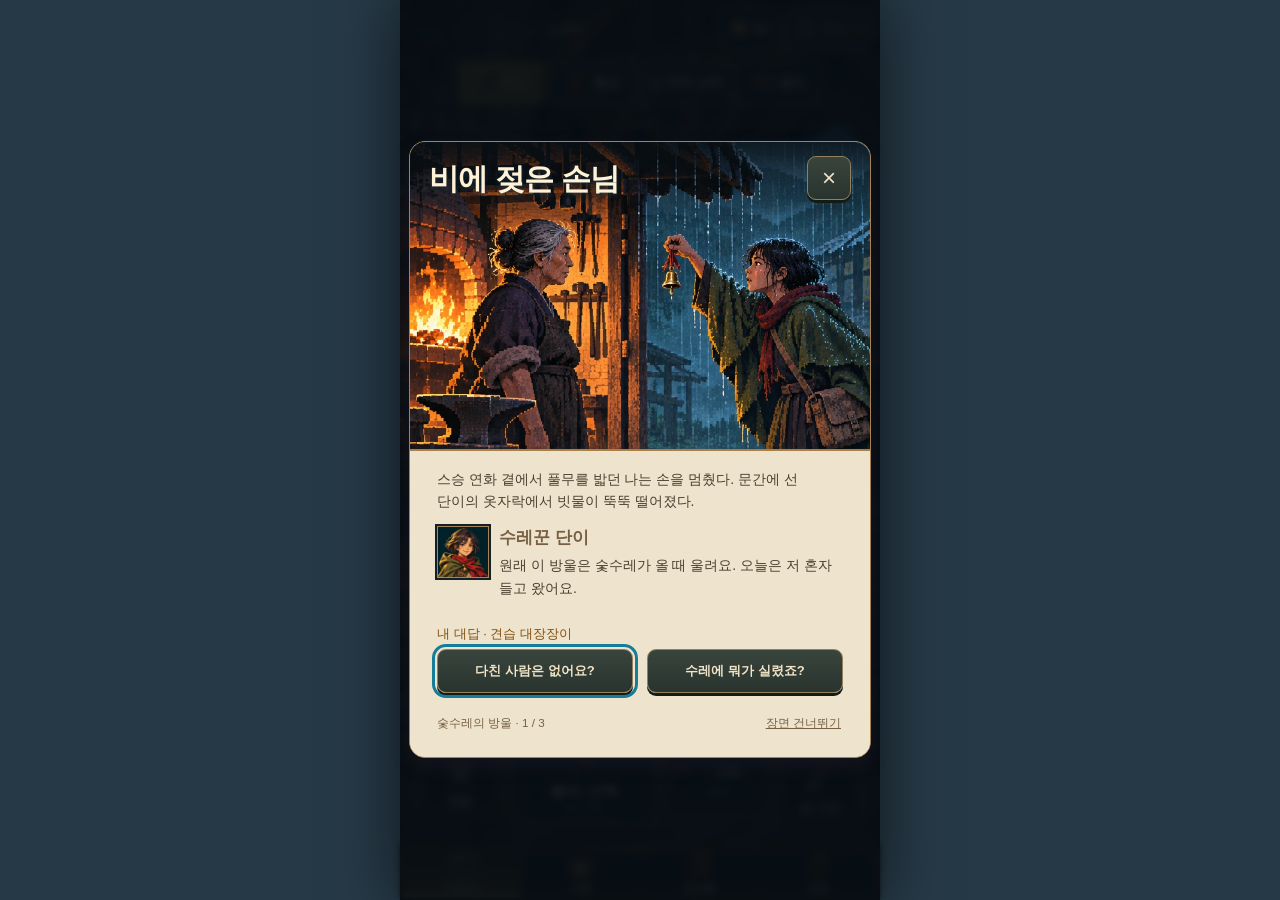
<file: index.html>
<!doctype html>
<html lang="ko">
  <head>
    <meta charset="utf-8" />
    <meta name="viewport" content="width=device-width,initial-scale=1,viewport-fit=cover" />
    <meta name="theme-color" content="#101b1c" />
    <title>잿불 대장간 · Emberforge</title>
    <link rel="icon" href="assets/icon.png" />
    <link rel="apple-touch-icon" href="assets/icon.png" />
    <meta name="apple-mobile-web-app-capable" content="yes" />
    <meta name="apple-mobile-web-app-status-bar-style" content="black-translucent" />
    <link rel="stylesheet" href="style.css?v=1.99.1" />
    <link rel="stylesheet" href="workshop.css?v=1.22" />
    <link rel="stylesheet" href="story.css?v=1.22" />
    <link rel="stylesheet" href="mobile.css?v=1.25" />
    <link rel="stylesheet" href="combat.css?v=1.30" />
    <link rel="stylesheet" href="feedback.css?v=1.47" />
    <link rel="stylesheet" href="save.css?v=1.99.1" />
    <link rel="stylesheet" href="visual-ui.css?v=2.0.6" />
    <link rel="stylesheet" href="game-ui.css?v=2.3.0" />
    <link rel="stylesheet" href="hunt-watch.css?v=2.4.1" />
    <link rel="stylesheet" href="hunt-fp.css?v=2.2.0" />
    <link rel="stylesheet" href="thumb-ui.css?v=2.0.17" />
    <link rel="stylesheet" href="affix.css?v=2.5.0" />
  </head>
  <body class="ui-game">
    <header>
      <div class="headwrap">
        <a class="brand" href="#forge" aria-label="잿불 대장간 홈"
          ><span class="sigil" id="brandIcon"></span
          ><span>EMBERFORGE<small>잿불 대장간</small></span></a
        >
        <div class="resources">
          <span class="wallet" title="보유 골드"
            ><i id="coinIcon"></i><b id="gold"></b><small>G</small></span
          ><button class="ticket-wallet" data-open="huntWallet" aria-labelledby="huntFoodLabel huntTickets" title="비축 식량과 보급"><img class="hunt-food-icon" src="assets/hunt-food.png" alt=""><span id="huntFoodLabel" hidden>비축 식량</span><b id="huntTickets">—</b></button>
        </div>
      </div>
    </header>
    <div id="noticeSlot" hidden>
      <div id="toast" role="status" aria-live="polite" aria-atomic="true">
        <div id="noticeText" tabindex="0"><small id="noticeTitle"></small> <span id="noticeMessage"></span></div>
        <button id="noticeClose" type="button" aria-label="알림 닫기">×</button>
      </div>
    </div>
    <main>
      <div id="title"></div>
      <nav id="pageNav" aria-label="현재 지역의 화면" hidden></nav>
      <div id="screen"></div>
    </main>
    <aside id="apprentice" aria-label="대장장이 수업 안내" hidden></aside>
    <nav id="mobileNav" aria-label="게임 메뉴"></nav>
    <div id="shade" hidden>
      <section class="dialog" role="dialog" aria-modal="true" aria-labelledby="modalTitle">
        <div class="dialog-head">
          <h2 id="modalTitle"></h2>
          <button class="round" data-close aria-label="닫기">×</button>
        </div>
        <div id="modalBody"></div>
        <button class="bag-sheet-close" data-close hidden>닫기</button>
      </section>
    </div>
    <section id="saveGuard" hidden role="alertdialog" aria-modal="true" aria-labelledby="saveGuardTitle" aria-describedby="saveGuardMessage saveGuardPending">
      <div class="save-card">
        <h2 id="saveGuardTitle" tabindex="-1">저장 보호 · 진행 일시 중지</h2>
        <p id="saveGuardMessage"></p>
        <p id="saveGuardPending"></p>
        <p id="saveGuardTime"></p>
        <p id="saveBackupInfo"></p>
        <div class="save-actions">
          <button id="saveRetry" data-storage="retry" class="primary">저장 재시도</button>
          <button id="saveRecover" data-storage="recover">직전 정상본 복구</button>
          <button id="saveReload" data-storage="reload">최신 저장 다시 읽기</button>
          <button id="saveReset" data-storage="reset" class="danger">원본 보존 후 새 게임</button>
        </div>
        <details><summary>복구 도움말</summary><p>브라우저의 사이트 데이터나 정상본을 삭제하지 마세요. 저장 공간과 사이트 저장 권한을 확인한 뒤 재시도하세요. 비축 식량을 읽을 수 없는 손상 저장은 새 게임으로 덮어쓰지 않습니다. 정상본 복구 후 설정에서 진행을 초기화할 수 있습니다. 직전 정상본을 복구하면 비축 식량도 당시 잔량으로 돌아갑니다. 미래 버전은 최신 게임으로 열어야 합니다. 문제가 계속되면 이 화면의 오류와 마지막 저장 시각을 개발자에게 전달해 주세요. 현재 시험판에는 연결된 문의 접수 기능이 없습니다.</p></details>
      </div>
    </section>
    <script src="icons.js?v=2.4.1"></script>
    <script src="live-data.js?v=2.4.1"></script>
    <script src="live-service.js?v=2.4.1" data-endpoint="https://script.google.com/macros/s/AKfycbwXHaN_4XxEnAlkh64iTpEll4LJiRN-vst48P9WvuhRQWEldoQ_dMX7_c1KmJuyqNcaaQ/exec?view=game"></script>
    <script src="journey-rules.js?v=2.4.1"></script>
    <script src="swordcraft.js?v=2.4.1"></script>
    <script src="breakthrough.js?v=2.4.1"></script>
    <script src="charcoal-story.js?v=2.4.1"></script>
    <script src="hunt-monsters.js?v=2.4.1"></script>
    <script src="hunt-loot.js?v=2.4.1"></script>
    <script src="live-affixes.js?v=2.4.1"></script>
    <script src="affix-craft.js?v=2.4.1"></script>
    <script src="affix-combat.js?v=2.4.1"></script>
    <script src="affix-forge.js?v=2.4.1"></script>
    <script src="blade-rules.js?v=2.4.1"></script>
    <script src="blade-endgame.js?v=2.4.1"></script>
    <script src="hunt-trail.js?v=2.4.1"></script>
    <script src="exploration-rules.js?v=2.4.1"></script>
    <script src="regional-gear.js?v=2.4.1"></script>
    <script src="forge-item-rules.js?v=2.4.1"></script>
    <script src="dice-combat.js?v=2.4.1"></script>
    <script src="combat-power.js?v=2.4.1"></script>
    <script src="attack-speed-combat.js?v=2.4.1"></script>
    <script src="hunt-strikes.js?v=2.4.1"></script>
    <script src="relic-shop.js?v=2.4.1"></script>
    <script src="gear-comparison.js?v=2.4.1"></script>
    <script src="game.js?v=2.4.1"></script>
    <script src="apprentice.js?v=2.4.1"></script>
    <script src="views.js?v=2.4.1"></script>
    <script src="ember-view.js?v=2.4.1"></script>
    <script src="affix-view.js?v=2.4.1"></script>
    <script src="ember-timing.js?v=2.5.0"></script>
    <script src="ember-scene.js?v=2.5.0"></script>
    <script src="blade-view.js?v=2.4.1"></script>
    <script src="outfit-view.js?v=2.4.1"></script>
    <script src="soul-view.js?v=2.4.1"></script>
    <script src="inventory-view.js?v=2.4.1"></script>
    <script src="craft-view.js?v=2.4.1"></script>
    <script src="final-view.js?v=2.4.1"></script>
    <script src="effects.js?v=2.4.1"></script>
    <script src="sound.js?v=2.4.1"></script>
    <script src="music.js?v=2.4.1"></script>
    <script src="feedback.js?v=2.4.1"></script>
    <script src="combat-hud.js?v=2.4.1"></script>
    <script src="story-view.js?v=2.4.1"></script>
    <script src="mobile.js?v=2.4.1"></script>
    <script src="save-store.js?v=2.4.1"></script>
    <script src="repeat-hunting.js?v=2.4.1"></script>
    <script src="auto-combat.js?v=2.4.1"></script>
    <script src="forge-item-view.js?v=2.4.1"></script>
    <script src="game-ui.js?v=2.5.0"></script>
    <script src="hunt-fp.js?v=2.4.1"></script>
    <script src="hunt-effects.js?v=2.4.1"></script>
    <script src="hunt-loot-view.js?v=2.4.1"></script>
    <script src="hunt-watch.js?v=2.4.1"></script>
    <script src="update-notice.js?v=2.4.1"></script>
    <script src="ui.js?v=2.5.0"></script>
  </body>
</html>
</file>
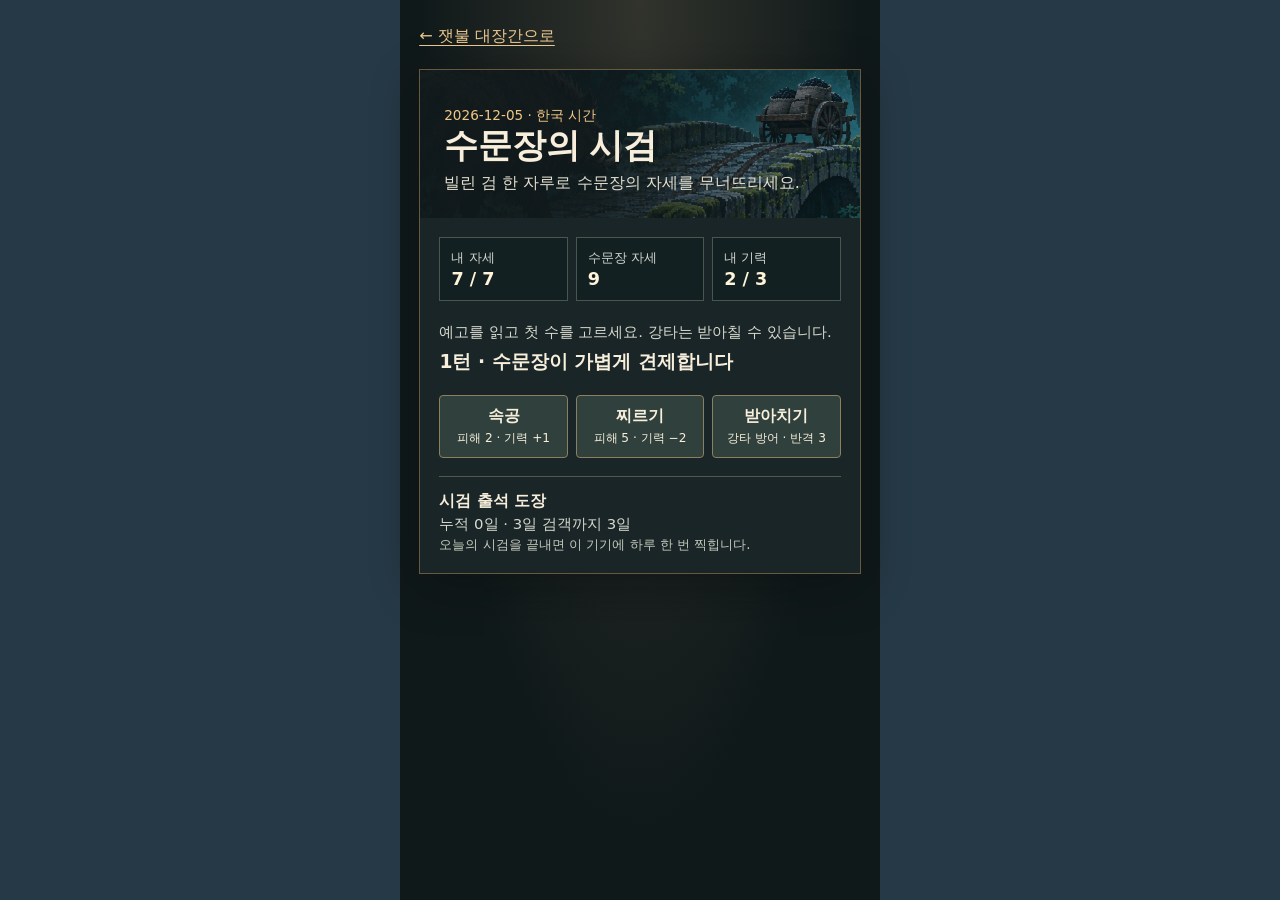
<file: duel.html>
<!doctype html>
<html lang="ko">
  <head>
    <meta charset="utf-8">
    <meta name="viewport" content="width=device-width,initial-scale=1,viewport-fit=cover">
    <meta name="theme-color" content="#142020">
    <title>수문장의 시검 · 잿불 대장간</title>
    <link rel="icon" href="assets/icon.png">
    <link rel="stylesheet" href="duel.css?v=1.99.1">
    <script defer src="swordcraft.js"></script>
    <script defer src="duel.js?v=1"></script>
  </head>
  <body>
    <main>
      <nav><a id="forge-link" href="index.html#forge">← 잿불 대장간으로</a></nav>
      <article>
        <header>
          <p id="day-label"></p>
          <h1>수문장의 시검</h1>
          <p>빌린 검 한 자루로 수문장의 자세를 무너뜨리세요.</p>
        </header>
        <div class="panel">
          <p id="link-notice" hidden></p>
          <section id="duel-arena" aria-label="시검">
            <p id="opponent" hidden></p>
            <div class="meters">
              <div>내 자세 <b id="health"></b></div>
              <div>수문장 자세 <b id="enemy"></b></div>
              <div>내 기력 <b id="stamina"></b></div>
            </div>
            <div class="intent" aria-live="polite" aria-atomic="true">
              <p id="turn-note"></p>
              <h2 id="intent"></h2>
            </div>
            <div class="moves">
              <button data-move="q">속공<small>피해 2 · 기력 +1</small></button>
              <button data-move="l">찌르기<small>피해 5 · 기력 −2</small></button>
              <button data-move="p">받아치기<small>강타 방어 · 반격 3</small></button>
            </div>
          </section>
          <section id="duel-result" aria-labelledby="result-title" hidden>
            <h2 id="result-title" tabindex="-1"></h2>
            <div id="scoreboard"></div>
            <p class="rules">승리하면 적은 턴, 이어서 남은 내 자세로 겨룹니다. 둘 다 쓰러지면 수문장의 자세를 더 깎은 쪽이 앞섭니다.</p>
            <div class="actions">
              <button class="primary" id="share-duel"></button>
              <button id="retry-duel">다시 겨루기</button>
            </div>
            <a id="result-forge" href="index.html#forge">대장간에서 내 검 벼리기 →</a>
            <div id="manual-share" hidden>
              <label for="share-link">링크를 길게 누르거나 선택해 복사하세요.</label>
              <input id="share-link" type="url" readonly>
            </div>
            <p id="share-status" role="status"></p>
          </section>
          <aside aria-labelledby="stamps-title">
            <h2 id="stamps-title">시검 출석 도장</h2>
            <p id="stamp-progress"></p>
            <small id="stamp-note"></small>
            <a id="today-link" href="duel.html" hidden>오늘의 시검 열기 →</a>
          </aside>
        </div>
      </article>
    </main>
  </body>
</html>
</file>
<file: style.css>
:root {
  color-scheme: dark;
  --bg: #0b1316;
  --panel: #152023;
  --line: #2b3839;
  --muted: #a1b1ac;
  --text: #eeeede;
  --gold: #f4c578;
  --mint: #94c7ac;
  --forge-success: #8ce2bf;
  --forge-hold: #83abd1;
  --forge-drop: #e6ae60;
  --forge-destroy: #e77768;
  --serif: Georgia, "Batang", "Noto Serif CJK KR", serif;
  --sans: Inter, "Malgun Gothic", "Apple SD Gothic Neo", Roboto, sans-serif;
}
* {
  box-sizing: border-box;
}
body {
  margin: 0;
  background: radial-gradient(ellipse at 42% 10%, #182424 0, transparent 55%), var(--bg);
  color: var(--text);
  font: 15px/1.5 var(--sans);
  min-height: 100vh;
}
button,
a {
  touch-action: manipulation;
  -webkit-tap-highlight-color: transparent;
}
button {
  font: inherit;
  color: inherit;
  cursor: pointer;
  border: 0;
  background: none;
}
button:disabled {
  opacity: 0.48;
  cursor: default;
}
button:focus-visible,
a:focus-visible {
  outline: 2px solid var(--gold);
  outline-offset: 3px;
}
button:hover:enabled {
  filter: brightness(1.14);
}
button:active:enabled {
  transform: translateY(1px);
}
svg {
  width: 20px;
  height: 20px;
  display: inline-block;
  vertical-align: middle;
  flex-shrink: 0;
}
a {
  color: inherit;
  text-decoration: none;
}
h1,
h2,
h3,
h4,
p {
  margin: 0;
}
header {
  border-bottom: 1px solid var(--line);
  background: #101a1be8;
}
.headwrap,
main {
  max-width: 1320px;
  margin: 0 auto;
  padding: 0 clamp(20px, 4.3vw, 70px);
}
.headwrap {
  height: 76px;
  display: flex;
  align-items: center;
  gap: 45px;
}
.brand {
  display: flex;
  align-items: center;
  gap: 12px;
  font: bold 19px/0.97 var(--serif);
  letter-spacing: 2px;
}
.brand small {
  display: block;
  font: 11px/1 var(--sans);
  color: #bcc2af;
  letter-spacing: 3px;
  margin-top: 7px;
}
.sigil {
  display: grid;
  place-items: center;
  color: #172222;
  background: var(--gold);
  width: 38px;
  height: 40px;
  clip-path: polygon(50% 0, 95% 20%, 95% 73%, 50% 100%, 5% 73%, 5% 20%);
}
.sigil svg {
  width: 23px;
  height: 23px;
  stroke-width: 2.3;
}
.resources {
  display: flex;
  gap: 16px;
  align-items: center;
  margin-left: auto;
}
.wallet {
  display: flex;
  align-items: center;
  gap: 8px;
  color: #efcc83;
  font-variant-numeric: tabular-nums;
  white-space: nowrap;
}
.wallet svg {
  width: 18px;
  height: 18px;
}
.wallet small {
  color: #aa915f;
  font-size: 11px;
}
.round {
  border: 1px solid var(--line);
  border-radius: 50%;
  width: 42px;
  height: 42px;
  display: grid;
  place-items: center;
  color: #c8d3cb;
}
.round svg {
  width: 18px;
}
.headwrap nav {
  height: 100%;
  display: flex;
  gap: 9px;
}
.navitem {
  display: flex;
  align-items: center;
  justify-content: center;
  gap: 9px;
  padding: 0 17px;
  color: #a1ada8;
  position: relative;
  font-size: 14px;
  font-weight: bold;
}
.navitem.active {
  color: var(--gold);
}
.headwrap .navitem.active:after {
  content: "";
  height: 2px;
  position: absolute;
  bottom: 0;
  left: 10px;
  right: 10px;
  background: var(--gold);
}
.navitem svg {
  width: 18px;
}
main {
  padding-bottom: 42px;
}
.titlebar {
  display: flex;
  justify-content: space-between;
  align-items: center;
  padding: 28px 0 20px;
  gap: 10px;
}
.eyebrow {
  font: bold 10px/1.25 var(--sans);
  letter-spacing: 2.5px;
  color: var(--gold);
  text-transform: uppercase;
}
.titlebar h1 {
  font: 700 clamp(30px, 3.3vw, 46px) / 1.22 var(--serif);
  letter-spacing: -2.3px;
  margin-top: 6px;
}
.ghost,
.action,
.primary,
.mini,
.segment button {
  border-radius: 6px;
  display: inline-flex;
  align-items: center;
  justify-content: center;
  gap: 8px;
  font-weight: 650;
}
.ghost,
.action,
.mini {
  border: 1px solid #354345;
  background: #192326;
}
.ghost {
  min-height: 42px;
  padding: 8px 15px;
  font-size: 13px;
}
.ghost svg {
  width: 16px;
  color: var(--gold);
}
.columns {
  display: grid;
  grid-template-columns: minmax(0, 1.62fr) minmax(320px, 1fr);
  gap: 18px;
  align-items: stretch;
}
.scene,
.panel,
.card,
.tile {
  border: 1px solid var(--line);
  border-radius: 10px;
  overflow: hidden;
}
.scene {
  position: relative;
  isolation: isolate;
  min-height: 390px;
  background-image: var(--image);
  background-size: cover;
  background-position: center;
  image-rendering: pixelated;
}
.scene:before {
  content: "";
  position: absolute;
  inset: 0;
  background: linear-gradient(180deg, #0a101633, transparent 25%, transparent 56%, #081013ed);
}
.scene .location {
  position: absolute;
  left: 20px;
  top: 17px;
  display: flex;
  align-items: center;
  gap: 7px;
  background: #101817d9;
  padding: 5px 10px;
  color: #e4e9d8;
  border: 1px solid #6872686e;
  border-radius: 4px;
  font-size: 11px;
  letter-spacing: 0.4px;
}
.location svg {
  color: var(--gold);
  width: 14px;
  height: 14px;
}
.caption {
  position: absolute;
  left: 25px;
  bottom: 21px;
  pointer-events: none;
}
.caption b {
  display: block;
  font: 700 clamp(23px, 2.3vw, 34px) / 1.26 var(--serif);
  letter-spacing: -1.1px;
  margin-top: 5px;
  text-shadow: 0 1px 6px #101010;
}
.caption .eyebrow {
  font-size: 9px;
  letter-spacing: 2.8px;
  color: #f2d598;
}
.scene canvas {
  position: absolute;
  left: 50%;
  top: 44%;
  transform: translate(-50%, -50%);
  height: 64%;
  width: auto;
  max-width: 75%;
  object-fit: contain;
  image-rendering: pixelated;
  filter: drop-shadow(0 0 14px #86cebd55);
}
.scene .grade1 {
  filter: hue-rotate(20deg) drop-shadow(0 0 13px #53c4ff);
}
.scene .grade2 {
  filter: hue-rotate(200deg) drop-shadow(0 0 13px #c584ff);
}
.scene .grade3 {
  filter: sepia(0.6) saturate(1.9) drop-shadow(0 0 14px #ffc355);
}
.panel,
.card {
  background: linear-gradient(125deg, #1a2628, #141e21);
}
.panel {
  padding: 23px;
  display: flex;
  flex-direction: column;
  gap: 15px;
}
.panel h2,
.sectiontitle h2,
.card h2,
.dialog h2 {
  font: bold 22px/1.3 var(--serif);
  letter-spacing: -0.8px;
}
.flex,
.sectiontitle,
.row,
.line {
  display: flex;
  align-items: center;
  justify-content: space-between;
  gap: 10px;
}
.segment {
  display: flex;
  background: #0d1719;
  padding: 3px;
  border: 1px solid var(--line);
  border-radius: 6px;
}
.segment button {
  flex: 1;
  min-height: 34px;
  font-size: 13px;
  color: var(--muted);
}
.segment button.sel {
  color: #f3d398;
  background: #28312c;
  box-shadow: inset 0 0 0 1px #58523d;
}
.segment svg {
  width: 15px;
  height: 15px;
}
.gearhead {
  display: flex;
  align-items: center;
  gap: 12px;
}
.gearicon {
  width: 46px;
  height: 46px;
  border: 1px solid #645b42;
  border-radius: 6px;
  background: radial-gradient(#364038, #202829);
  display: grid;
  place-items: center;
}
.gearicon svg {
  color: var(--gold);
  width: 24px;
  height: 24px;
}
.name {
  font-size: 19px;
  font-weight: bold;
  letter-spacing: -0.7px;
}
.grade {
  font-size: 11px;
  color: var(--muted);
  display: block;
  margin-bottom: 1px;
}
.level {
  font: bold 26px/1 var(--serif);
  color: var(--gold);
  margin-left: auto;
}
.stats {
  display: flex;
  flex-direction: column;
  gap: 7px;
}
.line {
  font-size: 13px;
}
.line span,
.muted,
.desc {
  color: var(--muted);
}
.line strong {
  font-size: 14px;
}
.line svg {
  width: 14px;
  height: 14px;
  margin-right: 5px;
}
.mint {
  color: var(--mint);
}
.track {
  height: 5px;
  background: #32403d;
  border-radius: 4px;
  overflow: hidden;
}
.track i {
  display: block;
  background: var(--mint);
  height: 100%;
  border-radius: 4px;
}
.primary {
  width: 100%;
  min-height: 50px;
  color: #242117;
  background: linear-gradient(100deg, #edba6c, #f7ce8a);
  border: 1px solid #f6d49e;
  font-size: 16px;
  box-shadow: inset 0 1px #ffe4b8;
}
.primary small {
  opacity: 0.78;
  font-weight: 600;
  margin-left: auto;
  font-size: 13px;
}
.primary.split {
  justify-content: flex-start;
  padding: 0 17px;
}
.action {
  min-height: 44px;
  padding: 9px 13px;
  font-size: 13px;
}
.mini {
  min-height: 36px;
  padding: 5px 11px;
  font-size: 12px;
}
.mini.active,
.action.active {
  border-color: #b49859;
  color: var(--gold);
}
.grow {
  flex: 1;
}
.actions {
  display: flex;
  gap: 8px;
  flex-wrap: wrap;
}
.panel .actions button {
  flex: 1;
}
.panel .actions svg {
  width: 16px;
}
.sectiontitle {
  margin: 23px 0 12px;
}
.sectiontitle h2 {
  font-size: 21px;
}
.sectiontitle button {
  font-size: 12px;
  color: var(--muted);
  min-height: 36px;
}
.sectiontitle svg {
  width: 14px;
  height: 14px;
}
.tiles {
  display: grid;
  grid-template-columns: repeat(4, 1fr);
  gap: 13px;
}
.tile {
  position: relative;
  min-height: 127px;
  text-align: left;
  background-size: cover;
  background-position: center;
  isolation: isolate;
  display: flex;
  flex-direction: column;
  justify-content: flex-end;
  padding: 15px;
  align-items: flex-start;
}
.tile:before {
  content: "";
  position: absolute;
  inset: 0;
  z-index: -1;
  background: linear-gradient(0deg, #0a1116f2, transparent 90%);
}
.tile strong {
  font-size: 18px;
  letter-spacing: -0.6px;
}
.tile small {
  font-size: 10px;
  letter-spacing: 0.5px;
  color: #d8dbca;
}
.tile svg {
  position: absolute;
  bottom: 17px;
  right: 13px;
  width: 16px;
}
.card {
  padding: 18px;
}
.card h3 {
  font-size: 16px;
  margin-bottom: 7px;
}
.card p,
.desc {
  font-size: 13px;
  line-height: 1.6;
}
.stack {
  display: grid;
  gap: 11px;
}
.card .actions,
.card .primary,
.card .action {
  margin-top: 10px;
}
.metrics {
  display: grid;
  grid-template-columns: repeat(3, 1fr);
  gap: 8px;
}
.metric {
  padding: 10px;
  background: #10191b;
  border: 1px solid var(--line);
  border-radius: 6px;
}
.metric small {
  display: block;
  color: var(--muted);
  font-size: 11px;
}
.metric b {
  display: block;
  font-size: 17px;
}
.order {
  display: flex;
  align-items: center;
  gap: 15px;
  padding: 15px 18px;
  border: 1px solid var(--line);
  border-radius: 9px;
  margin-top: 17px;
  background: #152022;
}
.order .ordericon {
  width: 39px;
  height: 39px;
  display: grid;
  place-items: center;
  background: #282c25;
  color: var(--gold);
  border: 1px solid #484938;
  border-radius: 5px;
}
.order b {
  font-size: 14px;
}
.order small {
  display: block;
  font-size: 12px;
  color: var(--muted);
}
.order .progress {
  margin-left: auto;
  font: 600 13px var(--sans);
  color: var(--gold);
}
.baggrid {
  display: grid;
  grid-template-columns: repeat(2, minmax(0, 1fr));
  gap: 12px;
}
.listrow {
  display: flex;
  gap: 12px;
  align-items: center;
  padding: 12px 0;
  border-bottom: 1px solid var(--line);
}
.listrow:last-child {
  border-bottom: 0;
}
.listrow img {
  width: 42px;
  height: 42px;
  object-fit: contain;
  image-rendering: pixelated;
}
.listrow b,
.listrow small {
  display: block;
}
.listrow small {
  color: var(--muted);
  font-size: 12px;
}
.listrow button {
  margin-left: auto;
}
.tabrow {
  display: flex;
  gap: 8px;
  flex-wrap: wrap;
  margin-bottom: 15px;
}
.tabrow .mini {
  min-height: 40px;
}
.danger {
  color: #f1ac96;
}
.dialog-head {
  display: flex;
  align-items: center;
  justify-content: space-between;
  margin-bottom: 16px;
}
.dialog .round {
  font-size: 24px;
}
.dialog {
  width: min(470px, 100%);
  background: #182426;
  border: 1px solid #48514b;
  padding: 22px;
  border-radius: 12px;
  max-height: 86dvh;
  overflow: auto;
  box-shadow: 0 18px 70px #0008;
}
.dialog .primary {
  margin-top: 14px;
}
.dialog p {
  color: #bdc9c2;
  font-size: 14px;
}
.dialog .listrow small {
  max-width: 255px;
}
#shade {
  position: fixed;
  inset: 0;
  z-index: 10;
  background: #050a0dc4;
  display: grid;
  place-items: center;
  padding: 16px;
}
#shade[hidden] {
  display: none;
}
#toast {
  position: fixed;
  z-index: 20;
  bottom: 22px;
  left: 50%;
  transform: translate(-50%, 8px);
  opacity: 0;
  transition: 0.2s;
  pointer-events: none;
  background: #29362e;
  border: 1px solid #6c806b;
  color: #ebf4de;
  box-shadow: 0 8px 25px #0008;
  border-radius: 8px;
  padding: 10px 15px;
  width: max-content;
  max-width: 90vw;
  font-size: 13px;
  text-align: center;
}
#toast.on {
  opacity: 1;
  transform: translate(-50%, 0);
}
#toast.loss {
  background: #392922;
  border-color: #967565;
}
.tempo {
  position: relative;
  height: 35px;
  background: #34433f;
  margin: 15px 0;
  border-radius: 5px;
  overflow: hidden;
}
.tempo .target {
  position: absolute;
  background: #88ba92;
  left: 55%;
  width: 23%;
  inset-block: 0;
}
.tempo i {
  position: absolute;
  left: 0;
  top: 0;
  bottom: 0;
  width: 4px;
  background: #fff6d4;
  box-shadow: 0 0 6px #000;
}
.modal-scene {
  position: relative;
  background: center/cover url(assets/tower.png);
  border-radius: 6px;
  height: 180px;
  overflow: hidden;
}
.modal-scene canvas {
  height: 94%;
  image-rendering: pixelated;
  position: absolute;
  bottom: 1%;
  left: 50%;
  transform: translateX(-50%);
}
#mobileNav {
  display: none;
}
input {
  background: #10191b;
  color: var(--text);
  padding: 12px;
  border: 1px solid var(--line);
  border-radius: 5px;
  width: 100%;
  font: inherit;
}
.checkline {
  padding: 11px 0;
  border-bottom: 1px solid var(--line);
}
.checkline:last-child {
  border: 0;
}
.checkline time {
  color: var(--muted);
  font-size: 11px;
  margin-right: 7px;
}
@media (max-width: 910px) {
  .headwrap {
    gap: 17px;
  }
  .headwrap nav {
    gap: 0;
  }
  .navitem {
    padding: 0 10px;
  }
  .columns {
    grid-template-columns: minmax(0, 1.18fr) minmax(290px, 1fr);
  }
  .panel {
    padding: 18px;
  }
  .resources {
    gap: 9px;
  }
  .tiles {
    gap: 9px;
  }
}
@media all {
  .headwrap,
  main {
    padding-inline: 15px;
  }
  .headwrap {
    height: 57px;
  }
  .brand {
    font-size: 15px;
    gap: 8px;
  }
  .brand small {
    font-size: 9px;
    letter-spacing: 2px;
    margin-top: 4px;
  }
  .sigil {
    width: 31px;
    height: 34px;
  }
  .sigil svg {
    width: 20px;
  }
  .round {
    width: 38px;
    height: 38px;
  }
  .headwrap nav {
    display: none;
  }
  .wallet {
    font-size: 13px;
    gap: 6px;
  }
  .titlebar {
    padding: 15px 0 13px;
  }
  .titlebar h1 {
    font-size: 29px;
    margin-top: 2px;
  }
  .eyebrow {
    font-size: 8px;
    letter-spacing: 2px;
  }
  .ghost {
    min-height: 37px;
    padding: 6px 10px;
    font-size: 12px;
  }
  .columns {
    grid-template-columns: 1fr;
    gap: 10px;
  }
  .scene {
    min-height: 0;
    height: clamp(178px, 52vw, 282px);
    background-position: center 57%;
  }
  .scene canvas {
    top: 44%;
    height: 75%;
  }
  .scene .location {
    left: 12px;
    top: 10px;
    padding: 3px 7px;
    font-size: 10px;
  }
  .caption {
    left: 15px;
    bottom: 11px;
  }
  .caption b {
    font-size: 22px;
    margin-top: 2px;
  }
  .caption .eyebrow {
    font-size: 8px;
  }
  .panel {
    gap: 11px;
    padding: 15px;
  }
  .panel h2 {
    font-size: 18px;
  }
  .gearicon {
    width: 36px;
    height: 36px;
  }
  .grade {
    font-size: 10px;
  }
  .name {
    font-size: 17px;
  }
  .level {
    font-size: 23px;
  }
  .segment button {
    min-height: 33px;
  }
  .primary {
    min-height: 46px;
  }
  .stats {
    gap: 5px;
  }
  .action {
    min-height: 40px;
  }
  .tiles,
  .baggrid {
    grid-template-columns: repeat(2, minmax(0, 1fr));
  }
  .tile {
    min-height: 99px;
    padding: 10px;
  }
  .tile strong {
    font-size: 16px;
  }
  .sectiontitle {
    margin: 17px 0 8px;
  }
  .sectiontitle h2 {
    font-size: 19px;
  }
  .order {
    padding: 12px;
    gap: 9px;
  }
  .order .ordericon {
    width: 32px;
    height: 32px;
  }
  .baggrid {
    gap: 8px;
  }
  .card {
    padding: 14px;
  }
  .baggrid .card {
    grid-column: 1/-1;
  }
  main {
    padding-bottom: calc(82px + env(safe-area-inset-bottom));
  }
  #mobileNav {
    position: fixed;
    bottom: 0;
    inset-inline: 0;
    z-index: 5;
    display: flex;
    justify-content: space-around;
    border-top: 1px solid #34403e;
    background: #101a1bfa;
    padding: 4px 4px calc(4px + env(safe-area-inset-bottom));
  }
  .navitem {
    flex: 1;
    gap: 2px;
    flex-direction: column;
    font-size: 11px;
    min-height: 48px;
  }
  .navitem svg {
    width: 19px;
    height: 19px;
  }
  #toast {
    bottom: calc(70px + env(safe-area-inset-bottom));
  }
  .metrics {
    gap: 5px;
  }
  .metric {
    padding: 7px;
  }
  .dialog {
    padding: 17px;
  }
}
@media (prefers-reduced-motion: reduce) {
  * {
    scroll-behavior: auto !important;
    transition: none !important;
  }
}
.inlinehelp {
  width: 32px;
  height: 28px;
  color: var(--muted);
  display: grid;
  place-items: center;
}
.inlinehelp svg {
  width: 16px;
  height: 16px;
}
.dialog .line {
  padding: 6px 0;
}
.dialog .action + .action {
  margin-left: 6px;
}
.textbtn {
  padding: 0 2px;
}
.scene {
  background-color: #172324;
}
.lesson-target {
  outline: 2px solid #d2a65e;
  outline-offset: 2px;
  scroll-margin: 80px;
}
.hunt-result {
  padding: 10px 12px;
  border-inline-start: 2px solid var(--mint);
  background: #20322b;
}
.hunt-result small {
  display: block;
  color: var(--muted);
}
.craft-entry {
  display: flex;
  flex-wrap: wrap;
  align-items: center;
  justify-content: space-between;
  gap: 3px 8px;
  border: 1px solid #736143;
  background: #272b25;
  border-radius: 7px;
  padding: 9px 12px;
}
.craft-entry small,
.craft-entry b,
.craft-choice small {
  display: block;
}
.craft-entry small,
.craft-summary,
.burrs {
  color: var(--gold);
}
.craft-entry p,
.craft-choice small {
  width: 100%;
  font-size: 12px;
  color: var(--muted);
}
.craft-body {
  display: grid;
  gap: 9px;
  margin-top: 12px;
}
.craft-body .line {
  padding: 0;
}
.craft-body .primary {
  margin: 0;
}
.craft-moves {
  display: flex;
  flex-wrap: wrap;
  gap: 6px;
}
.craft-body .craft-moves .action {
  margin: 0;
}
.craft-choice {
  display: flex;
  align-items: center;
  gap: 10px;
  text-align: left;
  background: #222f2d;
  border: 1px solid #42534a;
  padding: 9px 11px;
  border-radius: 6px;
}
.craft-choice svg {
  color: var(--gold);
}
.craft-scene {
  height: clamp(95px, 19vh, 160px);
  background-image: url(assets/forge.png);
}
.craft-scene.sparring {
  background-image: url(assets/tower.png);
}
.craft-scene canvas {
  object-fit: contain;
}
.inheritance {
  display: grid;
  gap: 6px;
  font-weight: 600;
  margin: 10px 0;
}
.inheritance select {
  background: #122023;
  color: var(--text);
  border: 1px solid #52605a;
  border-radius: 5px;
  font: inherit;
  font-size: 14px;
  min-height: 44px;
  padding-inline: 9px;
  max-width: 100%;
}
@media (max-width: 360px) {
  .headwrap { padding-inline: 9px; gap: 5px; }
  .brand { gap: 5px; font-size: 13px; letter-spacing: 1px; }
  .resources, .wallet { gap: 4px; }
  .resources .round { width: 34px; height: 34px; }
}
.forge-notebook {
  display: grid;
  gap: 7px;
  padding: 12px;
  border: 1px solid #685b40;
  border-left: 3px solid var(--gold);
  border-radius: 7px;
  background: #242b26;
}
.forge-notebook b svg {
  width: 16px;
  color: var(--gold);
}
.forge-notebook .flex strong {
  font-size: 12px;
  color: var(--gold);
}
.forge-notebook p,
.notebook-choice small {
  font-size: 12px;
  line-height: 1.45;
  color: var(--muted);
}
.notebook-choice {
  display: grid;
  gap: 4px;
  padding-top: 7px;
  border-top: 1px solid var(--line);
}
.notebook-choice button {
  justify-content: flex-start;
}
.legacy-card {
  display: grid;
  gap: 8px;
  padding: 12px;
  border: 1px solid #436259;
  border-left: 3px solid var(--mint);
  background: #1b2a27;
  border-radius: 7px;
}
.legacy-card h3 { display: flex; align-items: center; gap: 6px; margin: 0; }
.legacy-card h3 svg { width: 16px; height: 16px; color: var(--mint); }
.legacy-card .desc { margin: 0; }
.legacy-pick { display: grid; gap: 4px; text-align: left; padding: 10px; }
.legacy-pick small { color: var(--muted); font-weight: normal; }
.final-option { display: grid; gap: 6px; padding: 12px 0; border-top: 1px solid var(--line); }
.final-option h3 { display: flex; align-items: center; gap: 7px; margin: 0; }
.final-option svg { width: 18px; color: var(--gold); }
.final-option .desc { margin: 0; }
.final-scene { height: 118px; background-image: url(assets/forge.png); }
.tempo .final-core { background: var(--gold); }
.impact {
  position: absolute;
  z-index: 2;
  pointer-events: none;
  top: 44%;
  left: 50%;
  height: 75%;
  max-width: 88%;
  aspect-ratio: 1;
  transform: translate(-50%, -50%);
}
.modal-scene .impact { top: 50%; height: 98%; }
.impact i {
  display: block;
  width: 100%;
  height: 100%;
  background: url(assets/impacts.png) 0% var(--atlas-row) / 800% 600% no-repeat;
  image-rendering: pixelated;
  animation: impact-frames 600ms steps(8,end);
}
@keyframes impact-frames { to { background-position-x: 114.285714%; } }
.impact b {
  position: absolute;
  top: 18%;
  right: 12%;
  color: #fff0b7;
  white-space: nowrap;
  font: 800 clamp(15px, 2.5vw, 24px) system-ui, sans-serif;
  text-shadow: 0 2px 2px #101714, 1px 0 3px #101714, -1px 0 3px #101714;
  animation: impact-number 600ms ease-out both;
}
.impact[data-impact=parry] b,.impact[data-impact=block] b { color: #b8fff2; }
@keyframes impact-number {
  from { opacity: .45; transform: translateY(5px); }
  22%,76% { opacity: 1; }
  to { opacity: 0; transform: translateY(-12px); }
}
.impact-closeup {
  position: absolute;
  top: auto;
  bottom: calc(70px + env(safe-area-inset-bottom));
  left: auto;
  right: 12px;
  height: 110px;
  transform: none;
  z-index: 8;
}

#miningStatus { display: flex; flex-direction: column; gap: 12px; min-width: 0; }
.mine-fever { padding: 9px 12px; background: #1c2424; border: 1px solid #65553a; }
.mine-fever .line { margin: 0 0 5px; }
.mine-fever.ready { border-color: #eeb359; background: #372719; color: #ffcf7c; }
#miningStatus .actions { display: grid; grid-template-columns: repeat(2, minmax(0, 1fr)); }
#miningStatus .actions button { min-width: 0; }
@media all {
  #miningStatus { gap: 7px; }
  .mine-fever { padding: 5px 8px; }
  #miningStatus .actions { gap: 5px; }
  #miningStatus .actions button { font-size: 13px; padding-inline: 5px; }
}
@media (max-width: 700px) and (max-height: 650px) {
  #miningStatus { gap: 5px; }
  body[data-place="tower"] #screen .panel { gap: 3px; }
}

.chest-reveal.tier-3 { color: #dab7ff; }
.chest-reveal.tier-3 .chest-art { filter: hue-rotate(235deg) saturate(1.3); }
</file>
<file: workshop.css>
/* Each painted frame keeps its corner hardware at a fixed size as the HUD resizes. */
:root {
  --iron: url("assets/hud/iron.webp");
  --wood: url("assets/hud/wood.webp");
  --leather: url("assets/hud/leather.webp");
  --steel: url("assets/hud/steel.webp");
  --gilt: url("assets/hud/gold.webp");
  --red: url("assets/hud/red.webp");
  --text: #fff1d9;
  --muted: #d2c9bb;
  --gold: #ffd48c;
  --mint: #abe9cf;
  --line: #77654677;
}
body { --place-art: url("assets/hud/workshop.webp"); background: #121719; }
body[data-place="world"] { --place-art: url("assets/hud/map.webp"); }
body[data-place="bag"] { --place-art: url("assets/hud/armory.webp"); }
body[data-place="growth"] { --place-art: url("assets/hud/sanctuary.webp"); }
body[data-place="forest"] { --place-art: url("assets/forest.png"); }
body[data-place="mine"] { --place-art: url("assets/mine.png"); }
body[data-place="tower"] { --place-art: url("assets/tower.png"); }
body[data-place="altar"] { --place-art: url("assets/altar.png"); }
body::before {
  content: ""; position: fixed; z-index: -1; inset: 0; pointer-events: none;
  background: linear-gradient(180deg, #09121be3, #13191ce8 60%, #100f10f5),
    var(--place-art) center / cover;
}
header, #mobileNav {
  background: linear-gradient(#1d140f66,#100f0faa), url("assets/hud/grain.webp") center / 400px auto;
  border-image: var(--wood) 48 / 7px;
}
header { box-shadow: 0 3px 12px #0008; }
.headwrap { height: 70px; }
.brand { color: #ffe3ae; text-shadow: 0 2px 3px #000; }
.brand small { color: #eee1cd; }
.sigil { background: none; clip-path: none; width: 46px; height: 46px; }
.item-art {
  display: inline-block; flex: none; width: 1.55em; height: 1.55em; vertical-align: middle;
  background: url("assets/hud/items.webp") 0 0 / 400% 400% no-repeat;
}
.sigil .item-art { width: 100%; height: 100%; }
.wallet .item-art { width: 25px; height: 25px; }
.headwrap nav { align-items: center; gap: 4px; }
.navitem { min-height: 43px; color: #e7d8bf; }
.navitem .item-art { width: 30px; height: 30px; }
.navitem.active { border-image: var(--leather) 48 fill / 8px; color: #fff0c8; }
.headwrap .navitem.active:after { display: none; }
.titlebar { padding-block: 18px 14px; }
.titlebar h1, .caption b, .panel h2, .dialog h2, .card h3, .sectiontitle h2 {
  color: #fff0d5; text-shadow: 0 2px 3px #090805;
}
.titlebar h1 { font-size: clamp(28px, 3vw, 41px); }
.sectiontitle { gap: 14px; }
.sectiontitle:after { content: ""; height: 1px; flex: 1; background: linear-gradient(90deg,#a77c43,transparent); }
.sectiontitle button, .sectiontitle > small { order: 1; }
.stage-side { min-width: 0; display: flex; flex-direction: column; gap: 10px; }
.stage-side .scene { flex: 1; min-height: 310px; max-height: 580px; }
.scene, .tile, .modal-scene, .adventure-map, body:is([data-place="bag"],[data-place="growth"]) .titlebar {
  border: 0; border-radius: 2px; position: relative; isolation: isolate;
}
.scene:after, .tile:after, .modal-scene:after, .adventure-map:after,
body:is([data-place="bag"],[data-place="growth"]) .titlebar:after {
  content: ""; position: absolute; inset: 0; border-image: var(--iron) 48 / 15px;
  z-index: 2; pointer-events: none;
}
.scene:before { pointer-events: none; background: linear-gradient(0deg,#081015da,transparent 36%); }
.scene .location { border-image: var(--leather) 48 fill / 6px; border-radius: 0; color: #fff0db; padding: 5px 11px; }
.panel, .card, .dialog {
  border: 0; border-radius: 2px;
  background: linear-gradient(125deg,#101921a8,#0d161ce0), url("assets/hud/metal.webp") center / 360px auto;
  border-image: var(--iron) 48 / 12px; box-shadow: 0 3px 8px #07090b77;
}
.panel { gap: 13px; }
.card h3 { font-family: var(--serif); font-size: 18px; }
.segment { background: #080f14a6; border-radius: 0; border-color: #756441; gap: 4px; }
.segment button { color: #e6dfce; }
.segment button.sel, .mini.active, .action.active { border-image: var(--leather) 48 fill / 7px; color: #ffe3ae; }
.ghost, .action, .mini, .round, .craft-choice, .map-pin {
  background: #1a272c; border: 0; border-image: var(--steel) 48 fill / 7px;
  border-radius: 1px; color: #fff0d9; text-shadow: 0 1px 3px #000;
}
.round { border-image: var(--iron) 48 fill / 7px; }
.primary {
  border: 0; border-radius: 1px; background: #d99a35;
  border-image: var(--gilt) 48 fill / 10px; color: #33200e; box-shadow: 0 2px 4px #0007;
}
.primary:disabled, .action:disabled, .mini:disabled { opacity: .63; filter: saturate(.32); }
.primary small { opacity: 1; }
.gearicon, .metric, .order .ordericon {
  border-radius: 0; border: 0; border-image: var(--leather) 48 fill / 6px;
}
.gear-portrait { display: inline-block; width: 42px; height: 47px; flex: none;
  background: no-repeat 0 center / 1200% 100%; image-rendering: pixelated; }
.gearicon .gear-portrait { width: 90%; height: 100%; }
.listrow .grow { min-width: 0; overflow-wrap: anywhere; }
.listrow .mini { flex-shrink: 0; }
.track { height: 7px; border-radius: 0; background: #080e12; border: 1px solid #867858; }
.track i { border-radius: 0; background: linear-gradient(#afe3ca,#58a488); }
.order, #apprentice, .forge-notebook, .craft-entry, .legacy-card, .hunt-result {
  border: 0; border-radius: 1px; border-image: var(--wood) 48 / 9px;
  background: linear-gradient(105deg,#1e160f81,#140e0cbc),url("assets/hud/grain.webp") center / 400px auto;
}
.adventure-map {
  width: 100%; height: clamp(315px, 38vw, 475px); margin-bottom: 12px;
  background: #20454c url("assets/hud/map.webp") center / 100% 100% no-repeat;
}
.map-pin { position: absolute; transform: translate(-50%,-50%); display: inline-flex;
  align-items: center; justify-content: center; gap: 6px; padding: 7px 14px; min-height: 42px;
  white-space: nowrap; font-weight: 700; border-image-source: var(--leather); }
.map-pin:active:enabled { transform: translate(-50%,-48%); }
.pin-forest { left: 22%; top: 32%; }
.pin-mine { left: 17%; top: 73%; }
.pin-tower { left: 79%; top: 28%; }
.pin-altar { left: 83%; top: 73%; }
.map-pin small { display: block; font: 500 12px/1.3 var(--sans); color: #eadbc0; }
.map-pin > span:last-child { text-align: left; }
.map-pin.pin-mine { left: 23%; }
.map-pin.pin-altar { left: 77%; }
.settings-links { display: grid; grid-template-columns: repeat(2,minmax(0,1fr)); gap: 6px; margin-block: 12px; }
.settings-links .action { margin: 0; min-height: 44px; }
.settings-links .action:last-child { grid-column: 1 / -1; }
.pref-switch { display: inline-flex; align-items: center; gap: 7px; min-height: 44px; padding: 4px 7px; color: var(--text); }
.pref-switch i { display: flex; align-items: center; width: 32px; height: 18px; padding: 2px; border: 1px solid #958c79; background: #152026; }
.pref-switch i::after { content: ""; display: block; width: 12px; height: 12px; background: #a7a69b; }
.pref-switch[aria-checked="true"] i { justify-content: flex-end; background: #285950; border-color: #86b7a1; }
.pref-switch[aria-checked="true"] i::after { background: #bfeacf; }
.dialog .action.danger { border-image-source: var(--red); color: #ffdfcf; }
.segment [aria-pressed="true"], .tabrow [aria-pressed="true"], nav [aria-current="page"] {
  box-shadow: inset 0 -3px #e6b667;
}
body:is([data-place="bag"],[data-place="growth"]) .titlebar {
  margin: 15px 0 12px; padding: clamp(18px,3vw,35px);
  min-height: clamp(128px,16vw,208px);
  background: linear-gradient(90deg,#0a121cbb,transparent 65%), var(--place-art) center 52% / cover;
}
.dialog { padding-top: 16px; }
.dialog-head {
  margin: -7px -12px 15px; padding: 14px 14px 12px; min-height: 68px;
  background: linear-gradient(90deg,#0b1019db, #10172566), var(--place-art) center 45% / cover;
  border-bottom: 1px solid #a88351;
}
.illustrated-card h3 {
  display: flex; align-items: center; gap: 10px; margin: -9px -9px 10px; padding: 12px;
  background: linear-gradient(90deg,#0b121ce3 5%,#10192444),var(--card-art) center / cover;
  border-bottom: 1px solid #987749;
}
.illustrated-card h3 .item-art { width: 32px; height: 32px; }
.card-flame, .card-sparkles { --card-art: url("assets/hud/sanctuary.webp"); }
.card-anvil { --card-art: url("assets/hud/workshop.webp"); }
.card-castle { --card-art: url("assets/tower.png"); }
.card-gift, .card-coins { --card-art: url("assets/hud/armory.webp"); }
.equipment-rack .card {
  background: linear-gradient(90deg,#0a1019d9,#151a1bbf),url("assets/hud/armory.webp") center 65% / cover;
}
.equipment-rack .gear-portrait { width: 76px; height: 85px; }
.equipment-rack .listrow { padding: 2px 0 8px; }
.equipment-rack .actions button { flex: 1; }
#shade:is([data-modal="rebirth"],[data-modal="fusion"]) { --place-art: url("assets/hud/sanctuary.webp"); }
#shade:is([data-modal="shop"],[data-modal="daily"],[data-modal="guards"]) { --place-art: url("assets/hud/armory.webp"); }
.craft-scene:not(.sparring), .final-scene { background-image: url("assets/hud/workshop.webp"); }
.inheritance select, input { border-color: #97815a; border-radius: 1px; background-color: #172027; }
#toast { border-image: var(--leather) 48 fill / 7px; border-radius: 0; }
#toast.loss { border-image-source: var(--red); }
@media (max-width: 910px) and (min-width: 701px) {
  .headwrap { gap: 12px; padding-inline: 16px; }
  .headwrap .navitem { padding-inline: 8px; gap: 4px; }
}
@media all {
  main { padding-inline: 10px; }
  .headwrap { height: 54px; }
  .sigil { width: 33px; height: 33px; }
  .titlebar { padding: 11px 2px; }
  .titlebar h1 { font-size: 26px; }
  .stage-side { gap: 7px; }
  .stage-side .scene { flex: none; min-height: 0; height: clamp(155px,46vw,255px); }
  .scene:after, .tile:after { border-image-width: 10px; }
  .panel { padding: 14px; gap: 9px; }
  #mobileNav { padding-top: 5px; gap: 3px; }
  .navitem .item-art { width: 25px; height: 25px; }
  .map-pin { font-size: 12px; padding: 6px 9px; gap: 3px; }
  .map-pin .item-art { width: 20px; height: 20px; }
  .adventure-map { height: auto; aspect-ratio: 1.35; }
  .dialog-head { margin: -6px -8px 12px; min-height: 56px; padding: 8px 10px; }
}

#apprentice:not([hidden]) {
  display: flex; align-items: center; gap: 12px; padding: 5px 12px;
}
.lesson-copy { flex: 1; min-width: 0; min-height: 44px; text-align: left; padding: 2px 0; }
.lesson-copy strong { display: flex; align-items: center; gap: 4px; color: var(--gold); font-size: 14px; }
.lesson-copy strong svg { width: 13px; height: 13px; }
.grind-options { display: grid; gap: 6px; margin: 8px 0; }
.forge-odds { grid-column: 1/-1; padding: 4px 0; }
.forge-odds > b { font-size: 13px; color: var(--text); }
.odds-bar { display: flex; overflow: hidden; height: 6px; margin: 6px 0; border-radius: 3px; background: #343438; }
.odds-success { background: var(--forge-success); }
.odds-hold { background: var(--forge-hold); }
.odds-drop { background: var(--forge-drop); }
.odds-destroy { background: var(--forge-destroy); }
.odds-labels { display: grid; grid-template-columns: repeat(4, 1fr); gap: 3px; }
.odds-labels span { font-size: 12px; white-space: nowrap; }
.odds-labels i { display: inline-block; width: 5px; height: 5px; margin-right: 3px; border-radius: 50%; vertical-align: middle; }
.odds-table summary { cursor: pointer; padding: 10px 0; color: var(--gold); }
.odds-table table { width: 100%; border-collapse: collapse; text-align: right; font-variant-numeric: tabular-nums; }
.odds-table td, .odds-table th { padding: 4px; }
.odds-table th:first-child { text-align: left; }
.odds-table tr[aria-current] { background: #51432c; }
.grind-zone, .chest-find { display: flex; align-items: center; width: 100%; min-height: 48px; gap: 10px; text-align: left; padding: 6px 12px; }
.grind-zone span small, .chest-find span small { display: block; color: var(--text); font-size: 12px; }
.grind-zone strong { margin-left: auto; color: var(--gold); white-space: nowrap; }
.chest-find { justify-content: center; color: #ffda93; border: 1px solid #ad8144; background-color: #392b1c; }
.chest-art { display: inline-block; width: 54px; aspect-ratio: 1; flex-shrink: 0; background: url("assets/treasure.png") 0 50% / 400% 100% no-repeat; image-rendering: pixelated; }
.chest-reveal { --glow: #7e562d; display: grid; justify-items: center; padding: 8px; background: radial-gradient(ellipse at center, var(--glow), transparent 70%); }
.chest-reveal.tier-1 { --glow: #40657b; }
.chest-reveal.tier-2 { --glow: #ac7226; }
.chest-reveal .chest-art { width: 112px; background-position-x: 100%; }
.chest-reveal b { color: var(--gold); }
.chest-loot { margin: 10px 0; }
.chest-loot .item-art { margin-right: 6px; vertical-align: middle; }
@media (prefers-reduced-motion: no-preference) {
  body[data-story-motion="on"] .chest-reveal .chest-art { animation: unseal .54s steps(3, end) both; }
  body[data-story-motion="on"] .chest-loot { animation: chest-loot-in .28s .4s both; }
}
@keyframes unseal { from { background-position-x: 0; } to { background-position-x: 100%; } }
@keyframes chest-loot-in { from { opacity: 0; transform: translateY(5px); } to { opacity: 1; transform: none; } }
#lesson-action-hint { display: block; color: var(--text); font-size: 13px; line-height: 1.4; }
#apprentice > .mini { min-height: 44px; flex: none; }
#apprentice > .mini svg { width: 15px; height: 15px; }
</file>
<file: story.css>
.title-actions { display: flex; gap: 6px; flex-wrap: wrap; justify-content: flex-end; }
.title-actions .ghost { white-space: nowrap; }
.story-chat {
  border-image: var(--leather) 48 fill / 9px;
  background-color: #132a2d; padding: 12px 16px;
}
#screen > .story-chat { margin-bottom: 12px; }
.speech { display: flex; align-items: flex-start; gap: 13px; }
.speech > img {
  display: block; width: 54px; height: 54px; flex: none; object-fit: cover;
  border: 1px solid #a58456; box-shadow: 0 0 0 2px #142024;
}
.speech b { color: #f6cf84; font-size: 13px; }
.speech p { font-size: 14px; line-height: 1.6; color: #fff3dd; word-break: keep-all; overflow-wrap: anywhere; }
.speech .mini { margin-top: 5px; }
.story-leaf {
  display: flex; align-items: center; width: 100%; text-align: left; gap: 14px;
  border-bottom: 1px solid #79684a; padding: 9px 0;
}
.story-leaf img { width: 84px; height: 55px; object-fit: cover; border: 1px solid #917146; }
.story-leaf:disabled img { filter: grayscale(.95); }
.story-leaf b, .story-leaf small { display: block; }
.volume-title { color: var(--gold); font: bold 16px var(--serif); padding: 8px 0; }
.story-leaf + .volume-title { margin-top: 14px; }
.story-leaf small { color: var(--gold); }
[data-story="quiet"] { margin-top: 12px; }
#shade[data-modal="storyScene"] { background: #070d13ed; }
#shade[data-modal="storyScene"] .dialog {
  position: relative; isolation: isolate; width: min(710px, 100%); padding: 0;
  overflow: auto; border: 1px solid #a48351; background: #111e23; border-radius: 2px;
}
#shade[data-modal="storyScene"] .dialog-head {
  position: absolute; inset: 0 0 auto; z-index: 1; margin: 0; padding: 14px 19px 31px;
  min-height: 0; background: linear-gradient(#091015de, transparent); border: 0;
}
#shade[data-modal="storyScene"] .dialog-head h2 { font-size: clamp(20px, 3vw, 30px); }
#shade[data-modal="storyScene"] .dialog-head .round { width: 35px; height: 35px; }
.story-art { overflow: hidden; background: #142523; }
.story-art img {
  display: block; width: 100%; height: clamp(170px, 43dvh, 390px); object-fit: cover;
  object-position: center 44%;
}
.story-script {
  padding: 18px clamp(14px,3vw,27px) 12px; border-top: 2px solid #a98048;
  background: linear-gradient(110deg,#102127dd,#101920ed), url("assets/hud/grain.webp") center / 420px auto;
}
.story-script .speech { min-height: 87px; }
.dialog .story-perspective { margin: 0 0 14px; color: #ddd2bd; font-family: var(--serif); line-height: 1.55; word-break: keep-all; }
.reply-label { margin-top: 12px; color: var(--gold); font-size: 13px; }
.reply-label + .story-actions { margin-top: 5px; }
.story-script .speech img { width: 76px; height: 76px; }
.story-script .speech b { font: bold 17px var(--serif); }
.story-script .speech p { margin-top: 5px; font-size: 16px; line-height: 1.65; color: #fff1d9; }
.story-actions { display: flex; gap: 8px; justify-content: flex-end; margin-top: 15px; }
.story-actions button { min-height: 42px; }
.story-actions .primary { margin: 0; width: auto; min-width: 132px; padding: 6px 18px; }
.story-foot { display: flex; align-items: center; justify-content: space-between; margin-top: 8px; color: #d1c5ae; }
.story-foot .textbtn { font-size: 12px; text-decoration: underline; min-height: 34px; }
body:has(#shade[data-modal="storyScene"]:not([hidden])) #toast { visibility: hidden; }
@media (prefers-reduced-motion: no-preference) {
  body[data-story-motion="on"] .story-art img { animation: story-reveal .65s ease-out both; }
  @keyframes story-reveal { from { opacity: .5; transform: scale(1.025); } }
}
@media all {
  .title-actions .ghost { font-size: 11px; gap: 4px; padding: 5px 8px; }
  .title-actions .ghost svg, .title-actions .item-art { width: 15px; }
  .story-chat { padding: 9px 11px; }
  .story-chat .speech { gap: 9px; }
  .story-chat .speech img { width: 40px; height: 40px; }
  .story-chat .speech p { font-size: 12px; }
  .story-script .speech { min-height: 86px; gap: 10px; }
  .story-script .speech img { width: 52px; height: 52px; }
  .story-script .speech p { font-size: 14px; }
  .story-actions { flex-wrap: wrap; }
  .story-actions button { flex: 1; }
  .story-art img { height: auto; aspect-ratio: 1.5; }
  #shade[data-modal="storyScene"] { padding: 9px; }
}
</file>
<file: mobile.css>
@media all {
  html { height: 100%; }
  body {
    height: 100vh; height: 100dvh; min-height: 0; overflow: hidden;
    display: grid; grid-template-rows: auto minmax(0,1fr) auto auto;
    padding-top: env(safe-area-inset-top);
    padding-inline: env(safe-area-inset-left) env(safe-area-inset-right);
  }
  header .headwrap { height: 46px; padding-inline: 12px; }
  .headwrap nav { display: none; }
  main {
    width: 100%; min-height: 0; padding: 0 9px 5px; display: flex;
    flex-direction: column; gap: 5px; overflow: hidden;
  }
  #title { flex: none; }
  .titlebar, body:is([data-place="bag"],[data-place="growth"]) .titlebar {
    margin: 0; min-height: 46px; padding: 2px 4px; gap: 4px;
  }
  .titlebar h1 { font-size: 22px; margin: 0; letter-spacing: -1px; }
  body:is([data-place="bag"],[data-place="growth"]) .titlebar { background: none; }
  body:is([data-place="bag"],[data-place="growth"]) .titlebar:after { content: none; }
  .titlebar .eyebrow { display: none; }
  .title-actions { flex-wrap: nowrap; align-items: center; gap: 3px; }
  .title-actions button, #settingsIcon { min-height: 42px; min-width: 42px; }
  .title-actions .ghost { padding-inline: 8px; }
  .title-actions [data-open="journal"], .title-actions [data-open="daily"] { font-size: 0; gap: 0; }
  .title-actions .item-art { width: 22px; height: 22px; }
  .companion-button { display: flex; align-items: center; gap: 5px; color: var(--gold); font-size: 12px; }
  .companion-button img { width: 30px; height: 32px; object-fit: cover; border: 1px solid #947344; }
  #pageNav:not([hidden]) {
    display: flex; flex: none; border: 1px solid #615744; background: #0d191be8; padding: 2px;
  }
  #pageNav button { flex: 1; min-height: 40px; color: var(--muted); font-size: 14px; }
  #pageNav [aria-current] { color: #ffe6ab; font-weight: bold; border-image: var(--leather) 48 fill / 7px; }
  #screen {
    flex: 1; min-height: 0; overflow: auto; overscroll-behavior: contain;
    scrollbar-width: thin; display: flex; flex-direction: column; gap: 7px;
    padding: 3px;
  }
  #screen > * { flex: none; }
  #screen > .columns {
    flex: 1 0 auto; min-height: 0; display: flex; flex-direction: column; gap: 6px;
  }
  .stage-side { flex: 1 0 auto; }
  .stage-side .scene {
    flex: 1 0 auto; height: auto; min-height: clamp(75px,15dvh,160px); max-height: none;
  }
  .scene .caption { bottom: 8px; left: 14px; }
  .scene .caption b { font-size: 20px; }
  .scene .caption .eyebrow { display: none; }
  .scene canvas { top: 50%; height: 85%; }
  #screen .panel { padding: 12px; gap: 7px; flex: none; }
  body[data-place="forge"] .panel { position: relative; }
  body[data-place="forge"] .panel > .flex { position: absolute; top: 12px; right: 12px; }
  body[data-place="forge"] .panel > .flex h2, body[data-place="forge"] .gearhead { display: none; }
  body[data-place="forge"] .inlinehelp { width: 42px; height: 42px; }
  body[data-place="forge"] .segment { margin-right: 46px; }
  .segment button { min-height: 38px; }
  .stats { display: grid; grid-template-columns: 1fr 1fr; gap: 4px 12px; }
  .stats .track { grid-column: 1 / -1; }
  body[data-place="forge"] .stats .line { border-left: 2px solid #73644b; padding-left: 6px; }
  #screen .primary, #screen .action, #screen .mini, .page-turn button { min-height: 44px; }
  #apprentice:not([hidden]) { margin: 0 10px 3px; padding: 2px 8px; gap: 6px; }
  #mobileNav {
    grid-row: 4; position: static; display: flex; flex-wrap: nowrap; align-items: stretch; gap: 3px;
    padding: 4px 5px calc(3px + env(safe-area-inset-bottom));
  }
  #mobileNav .navitem { flex: 1; flex-direction: column; min-height: 46px; gap: 1px; padding: 1px; font-size: 11px; }
  #mobileNav .item-art { width: 23px; height: 23px; }
  #screen > .adventure-map { margin: auto auto 0; width: min(100%, 84dvh); height: auto; aspect-ratio: 1.5; flex: none; }
  #screen > .adventure-map + .metrics { width: min(100%, 84dvh); margin: 0 auto auto; }
  .equipment-rack, .baggrid { display: grid; grid-template-columns: 1fr; gap: 8px; }
  .equipment-rack .gear-portrait { width: 48px; height: 54px; }
  .page-turn { display: flex; gap: 14px; justify-content: center; align-items: center; padding: 7px 0; }
  .page-turn span { font-variant-numeric: tabular-nums; }
  #screen .sectiontitle, #screen .order { margin: 0; }
  #screen .hunt-result { padding: 6px 10px; }
  #screen .stack { gap: 7px; }
  .companion-button:focus-visible, #pageNav button:focus-visible { outline-offset: -3px; }
  #shade { padding: max(8px,env(safe-area-inset-top)) 8px max(8px,env(safe-area-inset-bottom)); }
  .dialog { max-height: 100%; overscroll-behavior: contain; }
  #shade .dialog-head { margin-bottom: 9px; }
  #shade[data-modal="storyScene"] .story-art img { max-height: 35dvh; }
  #modalBody .actions button, .story-actions button, .story-foot .textbtn { min-height: 44px; }
}
@media (max-width: 370px) {
  #apprentice [data-lesson="locate"] { min-width: 44px; padding-inline: 6px; }
  #apprentice .lesson-cta-label { display: none; }
  .companion-button { font-size: 0; justify-content: center; }
  .titlebar h1 { font-size: 20px; }
}
@media (min-height: 711px) {
  body[data-place="forge"] .stats .line { display: grid; gap: 2px; font-size: 12px; }
  body[data-place="forge"] .stats .line strong { font-size: 16px; }
}
@media (max-height: 620px) {
  main { gap: 2px; }
  #screen { padding-block: 1px; }
  #screen .panel:has([data-act="strike"]) h2 { display: none; }
  #screen .panel:has([data-act="strike"]) .stack { gap: 3px; }
}
@media (max-height: 710px) {
  #screen .card, #screen .panel { padding: 8px 10px; gap: 5px; }
  #screen .listrow { padding-block: 4px; gap: 6px; }
  #screen .card h3, #screen .panel h2 { margin-block: 0 4px; font-size: 16px; }
  #screen .card .actions, #screen .card .action { margin-top: 3px; }
  #screen .desc { margin: 0; }
  #screen .illustrated-card > h3 { min-height: 0; padding-block: 3px; }
  #screen .tabrow { margin-bottom: 0; }
  #screen .metric { padding: 4px 6px; }
  #screen .stage-side .scene {
    height: auto; min-height: 63px;
  }
  .stage-side .location { top: 5px; left: 9px; }
  .scene .caption { bottom: 4px; left: 10px; }
  .scene .caption b { font-size: 17px; }
  .equipment-rack .gear-portrait { height: 39px; width: 35px; }
  #lesson-action-hint { font-size: 12px; }
}

/* One portrait game shell on phones, tablets, and desktop. */
body { width: min(100%, 480px); margin-inline: auto; box-shadow: 0 0 60px #0009; }
header .headwrap { width: 100%; gap: 10px; }
#shade { left: max(0px, calc((100vw - 480px) / 2)); right: max(0px, calc((100vw - 480px) / 2)); }
#shade .dialog { width: 100%; min-width: 0; }
/* Reserve the notice row so results never cover currency or move action buttons. */
#noticeSlot { height: 72px; padding: 4px 12px 6px; }
#toast, #toast.on {
  position: relative; inset: auto; transform: none; opacity: 1;
  width: 100%; max-width: none; height: 62px; padding: 6px 10px;
  display: flex; flex-direction: column; justify-content: center; gap: 1px;
  border: 1px solid #657c86; border-left: 4px solid var(--fx, #dfc38a);
  border-image: none; border-radius: 4px; background: #101d25; color: #f6f3e9;
  font-size: 14px; line-height: 1.4; text-align: left;
  box-shadow: none; transition: border-color .2s, box-shadow .2s;
  pointer-events: auto;
}
#toast.on { border-color: var(--fx, #dfc38a); box-shadow: 0 0 10px #e7be5633; }
#toast.loss { --fx: #ffaaa0; background: #2b1a1a; border-image: none; }
#noticeTitle { font-size: 11px; line-height: 1.2; font-weight: bold; color: var(--fx, #dfc38a); }
#noticeMessage { display: block; min-height: 0; overflow: auto; overflow-wrap: anywhere; font-weight: 600; }
/* Modal controls remain below the same visible notification row. */
#shade { padding-top: calc(126px + env(safe-area-inset-top)); }
#shade[data-modal="storyScene"] { padding-top: max(8px, env(safe-area-inset-top)); }
#screen, #modalBody { overflow-wrap: anywhere; }
</file>
<file: combat.css>
.battle-controls { display: grid; gap: 6px; min-width: 0; }
.hunt-tools { display: flex; align-items: center; justify-content: space-between; gap: 8px; }
.hunt-feedback { display: flex; align-items: center; justify-content: space-between; gap: 8px; }
.hunt-feedback .desc { margin: 0; }
.hunt-tools { flex: none; }
#battleText { display: block; margin: 8px 0; }
.combat-hud {
  display: grid; grid-template-columns: repeat(2,minmax(0,1fr)); gap: 6px;
}
.hp-meter {
  min-width: 0; padding: 5px 9px 4px; color: #fbefdb;
  background: linear-gradient(105deg,#111e24fa,#111b20e8);
  border: 1px solid #97805d; box-shadow: inset 0 0 0 2px #263137, 0 2px 3px #080b0db3;
  font: 700 13px/1.15 var(--sans); font-variant-numeric: tabular-nums;
}
.hp-name { display: flex; align-items: center; gap: 4px; min-height: 17px; }
.hp-name .item-art { width: 18px; height: 18px; }
.hp-count { text-align: right; font-size: 11px; color: #c4bbae; }
.hp-count strong { color: #fff3dc; font-size: 16px; }
.hp-count small { float: left; color: #d0c2ad; }
.hp-loss { margin-left: auto; color: #ffda91; font-size: 12px; }
.hp-track { position: relative; background: #240f14; overflow: hidden; margin: 3px 0; height: 10px; border: 1px solid #070d10; }
.hp-track i { position: absolute; inset: 0; transform-origin: left center; }
.hp-trail { background: #ffcf74; }
.hp-fill { background: linear-gradient(#ace4e0 0 20%,#55b5b4 20% 65%,#267778 65%); }
.hp-meter[data-side="enemy"] .hp-fill { background: linear-gradient(#ffac91 0 20%,#db725f 20% 65%,#a03d38 65%); }
.hp-track::after { content: ""; position: absolute; inset: 0; background: repeating-linear-gradient(90deg,transparent 0 calc(25% - 1px),#17110d6b calc(25% - 1px) 25%); }
[data-modal="battle"] .modal-scene { height: clamp(112px,24dvh,225px); }
.hunt-intent { display: flex; align-items: center; gap: 7px; border-left: 3px solid #9aaab0; background: #16252b; padding: 6px 9px; font-size: 14px; }
.hunt-intent.charging { background: #3b251e; border-color: #ffa76f; color: #ffe0b9; }
#screen:has(.hunt-intent.charging) .hp-meter[data-side="enemy"] { border-color: #ed9954; }
#screen:has(.hunt-intent.charging) .scene[data-enemy] { --boar-glow: #ff853c; }
.hunt-intent span { margin-left: auto; font-size: 12px; white-space: nowrap; }
.guard-ready, .counter-ready { outline: 2px solid #fbd286; outline-offset: -3px; }
.hunt-moves { display: grid; grid-template-columns: repeat(3,minmax(0,1fr)); gap: 5px; }
.hunt-mode { display: grid; gap: 3px; }
.hunt-mode .segment { margin: 0; }
.hunt-mode .segment button { min-height: 44px; }
.hunt-mode small { color: #d6ccae; font-size: 11px; line-height: 1.4; }
.hunt-wallet-help, .hunt-enemy-help { color: #c9c7b6; font-size: 12px; }
.hunt-wallet-help summary, .hunt-enemy-help summary { cursor: pointer; padding-block: 5px; }
.hunt-moves .action { display: grid; justify-items: center; gap: 1px; padding: 7px 2px; }
.hunt-moves .action b { display: inline-flex; align-items: center; gap: 3px; }
.hunt-moves small { font-size: 11px; line-height: 1.3; }
.hunt-moves .lethal small:last-child { color: #ffc49b; }
.momentum-help { display: flex; align-items: center; gap: 5px; font-size: 12px; color: #ffe0a3; padding: 5px; }
.momentum-help svg { width: 16px; height: 16px; }
.hunt-result b .item-art { margin-right: 5px; }
.gauge { display: block; height: 6px; margin-block: 5px 2px; background: #0c141a; border: 1px solid #72654d; }
.gauge i { display: block; height: 100%; background: #e3ae59; }
.gauge-mint i { background: #70c6be; }
.gauge-red i { background: #e5826d; }
/* Keep each silhouette and palette visible during both idle and attack frames. */
[data-enemy] { --boar-tint: saturate(1.3); --boar-size: .88; --boar-width: 1; --boar-glow: #87af65; --enemy-accent: #a8ca86; }
[data-enemy="red"] { --boar-tint: sepia(.8) saturate(2.8) hue-rotate(325deg); --boar-size: 1; --boar-width: 1.05; --boar-glow: #e37b52; --enemy-accent: #f3ab83; }
[data-enemy="stone"] { --boar-tint: grayscale(.95) brightness(1.4); --boar-size: 1.07; --boar-width: 1.18; --boar-glow: #9faebe; --enemy-accent: #c6d6e5; }
[data-enemy="swift"] { --boar-tint: sepia(.8) saturate(1.5) hue-rotate(145deg) brightness(1.3); --boar-size: .83; --boar-width: .88; --boar-glow: #82c9df; --enemy-accent: #a1dded; }
[data-enemy="crown"] { --boar-tint: sepia(1) saturate(2.4) brightness(1.6); --boar-size: 1.2; --boar-width: 1.12; --boar-glow: #efbb4a; --enemy-accent: #ffdb82; }
.scene[data-enemy] canvas, .forest-encounter canvas { filter: var(--boar-tint) drop-shadow(0 0 7px var(--boar-glow)); }
.scene[data-enemy] canvas { transform: translate(-50%, -50%) scale(var(--boar-size)) scaleX(var(--boar-width)); }
.scene[data-depth="1"]::before { background: linear-gradient(#70332655, transparent 50%, #180e0ff2); }
.scene[data-depth="2"]::before { background: linear-gradient(#849fb44d, #344b7040 50%, #101726f2); }
.scene[data-depth="3"]::before { background: linear-gradient(#4c286f66, #31173b30 50%, #110e1ff2); }
.forest-rank { position: absolute; right: 10px; top: 10px; padding: 4px 8px; border: 1px solid var(--enemy-accent); background: #101b20ed; color: var(--enemy-accent); font: 700 12px var(--sans); }
.scene[data-enemy="crown"] { border-color: #e3b65f; box-shadow: inset 0 0 30px #c88f3029; }
.forest-encounter { position: relative; border-left: 3px solid var(--enemy-accent); padding: 6px 9px; background: #101c22; color: #e8e0ce; }
.forest-encounter > div { display: flex; align-items: center; flex-wrap: wrap; gap: 3px 7px; }
.forest-encounter small { color: #b6b9ab; font-size: 11px; }
.forest-encounter b { font-size: 13px; }
.forest-encounter span { margin-left: auto; color: var(--enemy-accent); font-size: 11px; }
.forest-encounter p { margin: 3px 0 0; font-size: 11px; line-height: 1.4; color: #cfccbc; }
.forest-encounter:has(canvas) { padding-left: 66px; min-height: 54px; }
.forest-encounter canvas { position: absolute; width: 60px; height: 60px; left: 0; top: 0; image-rendering: pixelated; transform: scaleX(var(--boar-width)); pointer-events: none; }
.scene[data-enemy] .caption b { font-size: clamp(16px, 4.4vw, 22px); letter-spacing: -.5px; }
@media (max-height: 710px) {
  #screen .scene[data-enemy] { min-height: 104px; }
  .scene[data-enemy] .location { max-width: calc(100% - 125px); font-size: 9px; padding: 3px 5px; }
  .forest-rank { top: 5px; right: 5px; font-size: 10px; }
}
@media (max-width: 1024px) and (max-height: 520px) and (pointer: coarse) {
  #screen .panel:has([data-act="strike"]) h2 { display: none; }
  #screen .panel:has([data-act="strike"]) .stack { gap: 3px; }
  #screen .stack:has(.battle-controls .actions) { grid-template-columns: 3fr 2fr; }
  #screen .stack:has(.battle-controls .actions) > .battle-controls { grid-column: 1 / -1; }
}
@media (max-width: 700px) and (max-height: 710px) {
  .hunt-feedback { gap: 4px; }
  .hp-meter { padding: 3px 6px; font-size: 12px; }
  .hp-name .item-art { height: 14px; width: 14px; }
  .hp-track { height: 9px; margin: 2px 0; }
  .hunt-moves .action { padding-block: 3px; }
}

.repeat-panel:empty { display: none; }
.repeat-status { display: grid; gap: 5px; border-left: 3px solid #dcb570; padding: 7px 9px; background: #19252a; }
.repeat-status small { font-size: 11px; color: #d6ccae; }
.hunt-mode .segment:has([data-repeat]) { display: grid; grid-template-columns: repeat(3, minmax(0, 1fr)); }
.hunt-mode [data-repeat] { font-size: 11px; padding-inline: 3px; }
.auto-start { display: grid; grid-template-columns: auto minmax(75px, 1fr) 2fr; align-items: center; gap: 6px; }
.auto-start select, .auto-start button { min-height: 44px; }
.auto-start small { grid-column: 1 / -1; color: #d6ccae; font-size: 11px; }
/* Keep combat and mode actions reachable on short phones; details remain scrollable. */
@media (max-width: 700px) and (max-height: 780px) {
  #screen:has(.hunt-intent) .stage-side .scene { min-height: 72px; }
  #screen .panel:has(.hunt-intent) h2 { display: none; }
  #screen .panel:has(.hunt-intent) { padding-block: 6px; }
  #screen .panel:has(.hunt-intent) .stack { gap: 3px; }
}
</file>
<file: feedback.css>
/* Small, bounded transient layers; never intercept touch or change layout. */
.feedback { position: fixed; width: 240px; height: 160px; margin: -80px 0 0 -120px; z-index: 40; pointer-events: none; contain: layout style; --fx: #ffe3a1; }
.feedback[data-outcome="loss"] { --fx: #ff927d; }
.feedback[data-outcome="success"], #toast.forge-success { --fx: var(--forge-success); }
.feedback[data-outcome="hold"], #toast.forge-hold { --fx: var(--forge-hold); }
.feedback[data-outcome="drop"], #toast.forge-drop { --fx: var(--forge-drop); }
.feedback[data-outcome="destroy"], #toast.forge-destroy { --fx: var(--forge-destroy); }
.feedback-forge .feedback-spark { box-shadow: 0 0 6px var(--fx); }
.feedback-forge[data-outcome="success"] .feedback-spark { animation-name: forge-rise; }
.feedback-forge[data-outcome="hold"] .feedback-ring { animation-name: forge-hold; animation-duration: 900ms; }
.feedback-forge[data-outcome="hold"] .feedback-spark { border-radius: 50%; animation-name: forge-settle; }
.feedback-forge[data-outcome="drop"] .feedback-ring { animation-name: forge-drop; }
.feedback-forge[data-outcome="drop"] > b { animation-name: forge-drop-label; }
.feedback-forge[data-outcome="destroy"] .feedback-ring { border-radius: 0; border-style: dashed; animation-name: forge-shatter; }
.feedback-forge[data-outcome="destroy"] .feedback-spark { width: 9px; height: 12px; clip-path: polygon(0 0,100% 25%,40% 100%); }
.feedback-ascend { --fx: #bdefff; }
.feedback > i { position: absolute; display: block; }
.feedback-ring { left: 90px; top: 60px; width: 60px; height: 28px; border: 3px solid var(--fx); border-radius: 50%; box-shadow: 0 0 15px var(--fx); animation: feedback-ring .5s var(--hit-delay) ease-out both; }
.feedback-spark,.feedback-coin { left: 116px; top: 78px; width: 5px; height: 5px; background: var(--fx); box-shadow: 0 0 5px #f99c42; animation: feedback-particle 950ms calc(var(--hit-delay) + var(--delay)) ease-out both; }
.feedback-coin { width: 16px; height: 19px; left: 112px; top: 65px; border-radius: 50%; border: 2px solid #fff3b0; background: linear-gradient(110deg,#fff5ab,#ffc64e 45%,#b46a1a 75%); box-shadow: 2px 1px 0 #83501d, inset 0 0 0 2px #d38c29; }
.feedback-coin::after { content: ""; position: absolute; top: 4px; left: 5px; height: 8px; border-left: 2px solid #fff2ad; }
/* FP1 S1: effects start where the foreground hammer meets the equipment (--ox/--oy from the box centre). */
.feedback[data-origin] .feedback-ring { left: calc(90px + var(--ox)); top: calc(66px + var(--oy)); }
.feedback[data-origin] .feedback-spark { left: calc(117.5px + var(--ox)); top: calc(77.5px + var(--oy)); }
.feedback-forge[data-outcome="destroy"][data-origin] .feedback-spark { left: calc(115.5px + var(--ox)); top: calc(74px + var(--oy)); }
/* The foreground hammer: inside the scene, clipped by it, above the equipment picture and below its caption. */
.fp-hammer-clip { position: absolute; inset: 0; overflow: hidden; pointer-events: none; contain: strict; }
.fp-hammer { position: absolute; left: 0; top: 0; display: block; max-width: none; margin: 0; pointer-events: none; user-select: none; image-rendering: pixelated; transform: translate(-9999px, 0); will-change: transform; }
.feedback > b { position: absolute; left: -20px; right: -20px; top: 125px; text-align: center; color: var(--fx); font-size: 21px; text-shadow: 0 2px 2px #000,0 0 8px #000,2px 0 #000; animation: feedback-label 1.1s var(--hit-delay) both; }
.feedback-forge[data-repeat] .feedback-ring,
.feedback-forge[data-repeat] .feedback-spark,
.feedback-forge[data-repeat] > b { animation-duration: 620ms; }
@keyframes feedback-ring { from { opacity: .9; transform: scale(.3); } to { opacity: 0; transform: scale(3); } }
@keyframes feedback-particle { 0% { opacity: 0; transform: translate(0,0) scale(.4); } 8% { opacity: 1; } 48% { opacity: 1; transform: translate(var(--x),var(--y)) rotate(var(--spin)); } 100% { opacity: 0; transform: translate(var(--x),var(--fall)) rotate(var(--spin)) scale(.6); } }
@keyframes feedback-label { 0% { opacity: 0; transform: translateY(8px); } 15%,65% { opacity: 1; } 100% { opacity: 0; transform: translateY(-12px); } }
@keyframes forge-rise { 0% { opacity: 0; transform: scale(.3); } 10%,55% { opacity: 1; } 100% { opacity: 0; transform: translate(var(--x),calc(var(--y) - 90px)) scale(.2); } }
@keyframes forge-hold { 0% { opacity: 0; transform: scale(.7); } 20%,60% { opacity: .9; transform: scale(1.5); } 40% { opacity: .4; transform: scale(1.2); } 100% { opacity: 0; transform: scale(1.7); } }
@keyframes forge-settle { 0% { opacity: 0; } 20%,60% { opacity: .8; transform: translate(calc(var(--x) * .55),-15px); } 100% { opacity: 0; transform: translate(calc(var(--x) * .55),0); } }
@keyframes forge-drop { from { opacity: .9; transform: scale(1); } to { opacity: 0; transform: translateY(45px) scale(1.7,.4); } }
@keyframes forge-drop-label { 0% { opacity: 0; transform: translateY(-12px); } 15%,65% { opacity: 1; transform: translateY(0); } 100% { opacity: 0; transform: translateY(18px); } }
@keyframes forge-shatter { from { opacity: 1; transform: scale(.6) rotate(0); } to { opacity: 0; transform: scale(3.2) rotate(35deg); } }
@media (prefers-reduced-motion: reduce) { body:not([data-motion-override="full"]) :is(.feedback, .fp-hammer-clip) { display: none; } }
</file>
<file: save.css>
#saveGuard[hidden], #saveGuard [hidden] { display: none; }
#saveGuard { position: absolute; inset: 0; z-index: 10000; overflow: auto; display: grid; place-items: center; padding: 20px; background: rgba(12, 15, 20, .96); }
.save-card { width: min(100%, 560px); padding: 24px; border: 1px solid #c89857; border-radius: 16px; background: #20252c; color: #f6ecd9; box-sizing: border-box; }
.save-card h2 { font-size: 1.25rem; margin-top: 0; }
.save-card p { line-height: 1.65; }
#saveGuardPending { color: #ffd48b; }
.save-actions { display: grid; gap: 10px; margin: 20px 0; }
.save-actions button { min-height: 48px; white-space: normal; }
.save-card details { font-size: .9rem; }
</file>
<file: visual-ui.css>
/* Pixel scenes with a clear regular UI. Shell/container owns final geometry. */
:root { color-scheme: light; --text:#443021; --muted:#735d49; --gold:#805011; --mint:#187652; --line:#d5bb8f; --serif:var(--sans); --forge-success:#2ea878; --forge-hold:#5186bf; --forge-drop:#dc8c23; --forge-destroy:#d4504e; }
html { background:#263946; }
body { position:relative; isolation:isolate; background:#80502b; --scene-x:0%; --scene-y:0%; font-size:14px; grid-template-rows:auto minmax(0,1fr) auto auto; }
body[data-place="forest"],body[data-place="world"] { --scene-x:50%; }
body[data-place="bag"] { --scene-x:100%; }
body[data-place="tower"] { --scene-x:0%; --scene-y:100%; }
body[data-place="growth"],body[data-place="altar"] { --scene-x:50%; --scene-y:100%; }
body[data-place="mine"] { --scene-x:100%; --scene-y:100%; }
body::before { position:absolute; inset:0; z-index:-2; background:url('assets/portrait-scenes.png') var(--scene-x) var(--scene-y) / 300% 200% no-repeat; }
body::after { content:""; position:absolute; inset:0; z-index:-1; pointer-events:none; background:linear-gradient(#26190b30,transparent 25%,transparent 55%,#24140860); }
header { border:0; border-image:none; background:none; box-shadow:none; z-index:10; }
header .headwrap { height:60px; gap:8px; padding:8px 12px; }
.brand { width:44px; flex:none; }
.brand > span:last-child { display:none; }
.sigil { width:44px; height:44px; }
.resources { flex:1; gap:7px; justify-content:flex-end; min-width:0; }
.wallet,.ticket-wallet { background:#fff6df; color:#513517; border:2px solid #fff9ea; border-radius:18px; box-shadow:0 3px 0 #79502e80; padding:5px 10px; min-height:44px; min-width:0; gap:3px; font-size:14px; }
.wallet b { font-size:15px; }
.ticket-wallet { display:flex; align-items:center; font-weight:800; }
.hunt-food-icon { width:20px; height:20px; flex:none; image-rendering:pixelated; }
#settingsIcon { flex:none; width:44px; }
main { padding:0 10px 6px; gap:6px; }
.titlebar,body:is([data-place="bag"],[data-place="growth"]) .titlebar { min-height:44px; padding:0; margin:0; background:none; }
.titlebar h1 { font-size:19px; color:white; text-shadow:0 2px 3px #38240b; }
.title-actions { gap:5px; }
.title-actions .ghost { min-height:44px; padding:4px 8px; font-size:12px; }
.title-actions [data-open="daily"],.title-actions [data-open="journal"] { font-size:0; }
.title-actions .item-art { width:26px; height:26px; }
.title-actions .companion-button { display:none; }
#pageNav:not([hidden]) { border:2px solid #fff6df; border-radius:18px; background:#fff3ddeb; padding:2px; box-shadow:0 3px 0 #64391e55; }
#pageNav button { color:#6a5138; min-height:44px; border-radius:13px; font-weight:700; font-size:13px; }
#pageNav [aria-current] { background:linear-gradient(#ffd86d,#edb13d); color:#55330e; border-image:none; box-shadow:inset 0 2px #fff9c0; }
#screen { padding:0 1px 5px; gap:10px; scrollbar-color:#f5d79b66 transparent; }
#screen > .columns { flex:1 0 auto; gap:8px; }
.stage-side { flex:1 0 auto; }
.stage-side .scene { min-height:clamp(170px,30dvh,310px); }
.scene { background:none!important; border:0; box-shadow:none!important; overflow:visible; }
.scene::before,.scene::after,.modal-scene::after,.adventure-map::after,.tile::after { content:none!important; }
.scene canvas { image-rendering:pixelated; width:auto; height:95%; max-height:310px; top:45%; filter:drop-shadow(0 12px 8px #2b1e2655); }
.scene .location { top:8px; left:50%; transform:translateX(-50%); white-space:nowrap; color:#fff7df; background:#422c2870; border:1px solid #fff7d880; border-image:none; border-radius:20px; padding:4px 12px; font-size:11px; }
.scene .caption { left:0; right:0; bottom:0; text-align:center; }
.scene .caption b { font:800 16px/1.25 var(--sans); color:#fffbe6; text-shadow:0 2px 3px #261404,1px 0 #442d13; }
.forest-rank { top:44px; right:5px; color:#fff6d4; background:#425328c9; border-radius:14px; }
#screen .panel { padding:11px; border:2px solid #ffefc9c9; border-radius:16px; background:#fff4deee; box-shadow:0 5px 0 #59371b40; gap:8px; }
#screen .panel > h2 { display:none; }
body[data-place="forge"][data-page="work"] #screen .panel { background:#fff4dee8; }
.panel,.card,.dialog,.order,.forge-notebook,.craft-entry,.legacy-card,.hunt-result,.metric,.gearicon { border-image:none; }
.card { background:#fff4deed; border:2px solid #fff9e7; border-radius:16px; padding:14px; box-shadow:0 4px 0 #68462f44; }
.card h3,.panel h2,.dialog h2,.sectiontitle h2 { color:#57381c; text-shadow:none; font-family:var(--sans); }
.illustrated-card h3 { background:none; border:0; margin:0 0 8px; padding:0; }
.card h3 { font-size:17px; }
.desc { color:var(--muted); font-size:13px; line-height:1.55; }
.line { border-color:#d8bc8b75; }
.line strong,.mint { color:#267655; }
.primary,.action,.mini,.round,.ghost,.craft-choice,.map-pin,.chest-find { border-image:none!important; border-radius:15px; border:2px solid #fff6dc; color:#593a20; text-shadow:none; background:linear-gradient(#fffaf0,#eddbb5); box-shadow:0 3px 0 #88603866,inset 0 2px #ffffffaa; }
.primary { background:linear-gradient(#e3b96e,#c48837); color:#5d350f; border:3px solid #e8cda0; min-height:60px!important; font-weight:900; font-size:18px; box-shadow:0 5px 0 #79552a,inset 0 3px #ecd5a3; }
.primary .item-art { width:36px; height:36px; }
.primary small { font-size:13px; font-weight:700; }
.action,.mini,.round,.ghost,.textbtn,.inlinehelp,summary,.momentum-help { min-height:44px; }
.round,.inlinehelp { min-width:44px; }
.primary:hover:enabled,.action:hover:enabled { filter:brightness(1.04); }
button:active:enabled { transform:translateY(2px); box-shadow:0 1px 0 #88603855; }
button:focus-visible,a:focus-visible,summary:focus-visible,select:focus-visible { outline:3px solid #157d9a; outline-offset:2px; }
button:disabled { opacity:.65; filter:saturate(.25); }
.actions { gap:8px; }
.segment { border:0; border-radius:16px; background:#d8c3a280; padding:3px; gap:4px; }
.segment button { min-height:44px; color:#6a533a; border-radius:13px; }
.segment button.sel,.segment [aria-pressed="true"],.mini.active,.action.active { background:#ffedb4; color:#553817; border-image:none; box-shadow:0 2px 0 #b99559; }
.stats { display:block; }
.stats .line { border:0!important; display:flex!important; font-size:14px!important; }
.stats .line strong { font-size:20px!important; }
.forge-odds { margin-top:7px; }
.forge-odds>b { font-size:12px; }
.odds-bar,.gauge,.hp-track,.track { border-radius:20px; border:1px solid #a3855b; overflow:hidden; }
.odds-bar { height:12px; }
.odds-labels { gap:3px; font-size:11px; }
.odds-labels span { color:#624a35; }
.gearhead { display:none; }
.forge-notebook,.craft-entry,.legacy-card,.hunt-result,.order { background:#fff3d9; border:1px solid #ddbd83; border-radius:18px; padding:12px; }
.forge-notebook p,.legacy-card p,.craft-entry p { color:#6d553f; }
.order { display:flex; flex-wrap:wrap; gap:12px; }
.order .ordericon { background:#f5d48e; border-radius:18px; }
.order .progress { color:#836026; }
.metric { border:1px solid #ead1a2; border-radius:15px; background:#fff7e4e8; padding:9px; }
.metric b { color:#68431e; font-size:18px; }
.metric small { color:#79634a; }
.metrics { gap:6px; }
.gauge { height:9px; background:#ddc9a7; }
.gauge i { background:linear-gradient(#ffd970,#e9a129); }
.gauge-mint i { background:linear-gradient(#8bdca4,#37a67c); }
.gauge-red i { background:linear-gradient(#ffae88,#df6861); }
.listrow { border-color:#d8bc8b; gap:9px; padding:10px 0; }
.listrow .grow small { color:#79634a; line-height:1.5; }

.equipment-rack { grid-template-columns:1fr 1fr; }
.equipment-rack .listrow { flex-direction:column; text-align:center; }
.equipment-rack .gear-portrait { width:115px; height:115px; }
.equipment-rack .actions { flex-direction:column; }
.inventory-grid { display:grid; grid-template-columns:1fr 1fr; gap:10px; }
.inventory-tile { background:linear-gradient(#e5edfa,#fff3d9); border:2px solid #fffaf0; border-radius:19px; padding:10px; text-align:center; box-shadow:0 3px 0 #caaa6d; }
.inventory-tile .gear-portrait { display:block; width:115px; height:115px; margin:auto; }
.inventory-tile b { display:block; font-size:14px; }
.inventory-tile small { color:#725a44; display:block; font-size:11px; min-height:32px; }
.inventory-tile .actions { margin-top:7px; }
.inventory-tile .mini { flex:1; padding-inline:4px; }
.field-slots { display:grid; grid-template-columns:1fr 1fr; gap:8px; }
.field-slots .listrow { flex-direction:column; text-align:center; background:#fff6dd; border:1px solid #e4c58d; border-radius:18px; padding:10px; }
.field-slots .grow { width:100%; }
.field-empty { min-height:118px; border:2px dashed #afbd7f; border-radius:18px; display:grid; place-content:center; color:#6e7850; text-align:center; background:#f2f4d9; }
#screen > .adventure-map { display:grid; grid-template-columns:1fr 1fr; gap:12px; width:100%; height:auto; aspect-ratio:auto; margin:0; background:none; flex:1; }
.adventure-map .map-pin { position:relative; inset:auto; transform:none; white-space:normal; min-height:205px; border:3px solid #fff2cf; border-radius:18px; overflow:hidden; align-items:flex-end; padding:14px 8px; color:white; background:linear-gradient(transparent,#20372ad9),url('assets/portrait-scenes.png') var(--portal-x) var(--portal-y)/300% 200%; text-shadow:0 2px 3px #26311f; }
.map-pin:active:enabled { transform:translateY(2px); }
.map-pin .item-art { width:40px; height:40px; }
.map-pin small { color:#fff2cf; }
.pin-forest { --portal-x:50%;--portal-y:0%; }.pin-mine { --portal-x:100%;--portal-y:100%; }.pin-tower { --portal-x:0%;--portal-y:100%; }.pin-altar { --portal-x:50%;--portal-y:100%; }
.hunt-stack { gap:7px; }
.combat-hud { gap:8px; }
.hp-meter { border:1px solid #c2b78d; background:#fffae8; border-radius:14px; box-shadow:none; color:#5c4e31; padding:6px 8px; }
.hp-count,.hp-count small { color:#6b674f; }.hp-count strong { color:#3c6945; }
.hp-track { height:12px; border:0; background:#d9cbae; }.hp-track::after { content:none; }
.hp-fill { background:linear-gradient(#89de89,#3da16c); }.hp-meter[data-side="enemy"] .hp-fill { background:linear-gradient(#ffa082,#e35455); }
.hp-loss { color:#b44829; }
.hunt-intent { background:#e5ecca; color:#54613b; border:0; border-radius:13px; padding:6px 8px; font-size:12px; }
.hunt-intent.charging { background:#ffe0b3; color:#8a461e; }
.hunt-mode small,.auto-start small { color:#66583c; text-align:center; }
.hunt-mode { display:flex; gap:6px; flex-wrap:wrap; }.hunt-mode .segment { flex:1; }.hunt-mode small { width:100%; }
.hunt-mode button[data-repeat] { background:#e5cf9f; border-radius:12px; min-height:44px; padding:6px; }
.momentum-help { color:#59673c; }.hunt-moves .lethal small:last-child { color:#a74027; }
body[data-place="forest"] .primary { background:linear-gradient(#99b978,#5c8c59); border-color:#d7e3b8; color:#245726; box-shadow:0 5px #35742d,inset 0 3px #c9ddb0; }
.hunt-feedback .desc { font-size:12px; color:#5c613e; }
.hunt-enemy-help,.hunt-wallet-help { color:#6a604b; }
.auto-start { display:grid; grid-template-columns:auto 1fr; align-items:center; gap:6px; border:0; background:none; padding:0; }
.auto-start label { font-weight:700; }.auto-start select { min-height:44px; background:#fffbeb; border:1px solid #b8ba8b; border-radius:12px; color:#445433; padding:5px 10px; font:inherit; }
.auto-start .primary,.auto-start small { grid-column:1/-1; }
.repeat-panel { padding:0; border:0; background:none; }.repeat-panel:empty { display:none; }
.repeat-status { border-radius:12px; background:#e9efcd; padding:6px 10px; }.repeat-status b { font-size:12px; }.repeat-status small { color:#556044; font-size:11px; }
.forest-encounter { background:#eff2d9; border-radius:12px; color:#56603c; }.forest-encounter span,.forest-encounter small { color:#677b4a; }
.wallet-short { display:flex; justify-content:space-between; align-items:center; font-size:12px; }
.wallet-short button { min-height:44px; color:#497844; font-weight:700; }
.idle-stats { display:flex; gap:8px; align-items:center; justify-content:center; padding:6px; border-radius:12px; background:#fffae6; }
.idle-stats .gear-portrait { width:40px;height:40px; }.idle-stats b { color:#426034; }
.dialog { background:#fff4de; border:3px solid #fff9e8; border-radius:18px; padding:15px; box-shadow:0 8px 18px #291d3255; }
#shade { background:#152a3c88; backdrop-filter:blur(4px); padding-top:max(12px,env(safe-area-inset-top)); }
.dialog-head { background:linear-gradient(#ffe6a6,#f5d591); border:0; margin:-15px -15px 12px; padding:12px 15px; border-radius:16px 16px 0 0; }
.dialog h2 { font-size:19px; }.dialog .action.danger { color:#a6322c; background:#ffe0cd; }
.modal-scene { background:url('assets/portrait-scenes.png') 0 100% /300% 200%; border-radius:17px; }
.modal-scene canvas,.craft-scene canvas { image-rendering:pixelated; }
.pref-switch { color:#6a5139; }.pref-switch i { border-radius:20px; background:#bbaf98; }.pref-switch i::after { border-radius:50%; background:white!important; }
.pref-switch[aria-checked="true"] i { background:#54b986; }

.chest-find { display:flex; align-items:center; width:100%; padding:12px; }
.chest-reveal { background:radial-gradient(#fff6bd,transparent 65%); }.chest-reveal b { color:#85601f; }
.chest-loot { color:#66482c; }.chest-loot .line { border-color:#d8bc8b; }
#noticeSlot {
  position: fixed; z-index: 60; top: calc(env(safe-area-inset-top) + 62px);
  inset-inline: 0; width: min(420px, calc(100% - 24px)); height: auto;
  padding: 0; margin-inline: auto; pointer-events: none;
}
#toast, #toast.on {
  position: relative; inset: auto; width: 100%; height: auto; min-height: 44px;
  padding: 8px 14px 13px; border: 2px solid #fff5cc; border-left: 4px solid var(--fx, #c99a4e);
  border-radius: 14px; background: #fff4d9fa; color: #664726; box-shadow: 0 4px 12px #42281655;
  touch-action: none; user-select: none; -webkit-user-select: none;
  pointer-events: none; opacity: 0; visibility: hidden; transform: translateY(calc(-100% - 62px));
  transition: transform .18s ease-out, opacity .18s ease-out, visibility 0s .18s;
}
#toast.on {
  pointer-events: auto; opacity: 1; visibility: visible;
  transform: translateY(var(--toast-drag-y, 0px)); transition-delay: 0s;
}
#toast.dragging { transition: none; }
#toast::after {
  content: ""; position: absolute; bottom: 4px; left: calc(50% - 12px);
  width: 24px; height: 3px; border-radius: 2px; background: #9e825a85;
}
#noticeTitle { color: #8b6327; }
#noticeMessage { overflow: visible; font-size: 13px; }
#toast.loss { background: #ffe6d9; color: #923f30; }
#apprentice:not([hidden]) { background:#fff5dcf0; border:1px solid #fff9e8; border-radius:14px; border-image:none; margin:0 12px 6px; padding:0 8px; gap:4px; min-height:44px; box-shadow:none; }
#apprentice .lesson-copy { min-height:44px; }#apprentice strong { color:#79582d; font-size:11px; }
#lesson-action-hint { position:absolute; width:1px;height:1px;overflow:hidden;clip-path:inset(50%); }
#apprentice .mini { font-size:11px; box-shadow:none; padding:3px 7px; }
#mobileNav { background:linear-gradient(#fff3d9,#ead0a0); border:0; border-image:none; border-radius:16px 16px 0 0; padding:5px 6px calc(5px + env(safe-area-inset-bottom)); box-shadow:0 -3px 0 #fff8e7; gap:5px; }
#mobileNav .navitem { min-height:58px; border-radius:16px; font-weight:800; color:#886846; font-size:11px; border-image:none; gap:0; }
#mobileNav .navitem.active { background:linear-gradient(#ffe7a1,#f7c25f); color:#684119; box-shadow:inset 0 2px white,0 2px #c59546; }
#mobileNav .item-art { width:35px; height:35px; }
.lesson-target { outline:2px solid #64a990; outline-offset:2px; }
body[data-motion="off"] *,body[data-motion="off"] *::before,body[data-motion="off"] *::after { animation:none!important; transition:none!important; }
body[data-motion="off"] .feedback { display:none; }
body[data-motion="on"] .scene .location { animation:scene-arrive .3s ease-out; }
@keyframes scene-arrive { from { opacity:0; margin-top:4px; } to { opacity:1; margin-top:0; } }
.sigil { display:grid; place-items:center; background:#283e48ed; border:1px solid #d9bf8f; border-radius:12px; color:#e0b76b; }
.sigil svg { width:29px; height:29px; }
.wallet svg { color:#a9772d; }
#mobileNav svg { width:28px; height:28px; margin-bottom:3px; }
.primary svg { width:28px; height:28px; }
.title-actions svg { width:22px; height:22px; }
.gear-switch { position:absolute; top:6px; left:50%; transform:translateX(-50%); z-index:3; width:220px; background:#f3e6cced; }
.gear-switch button { flex:1; }
.forge-layout .stage-side { position:relative; padding-top:48px; }
.forge-layout .scene .location { top:5px; }
.forge-layout .scene canvas { top:49%; height:97%; }
.forge-support .action { flex:1; }
.forge-support .round { flex:none; }
.scene-ambient { position:absolute; inset:15% 5% 10%; pointer-events:none; background:url('assets/ambient.png') 0 var(--ambient-y,0%) /800% 300%; image-rendering:pixelated; opacity:.7; }
body[data-motion="on"] .scene-ambient { animation:ambient-frames 1.28s steps(8,end) infinite; }
body[data-place="forest"] { --ambient-y:50%; }
body:is([data-place="mine"],[data-place="altar"],[data-place="growth"]) { --ambient-y:100%; }
body[data-visibility="hidden"] .scene-ambient { animation-play-state:paused; }
@keyframes ambient-frames { to { background-position-x:114.285714%; } }
.hunt-help-link { min-height:44px; font-size:12px; margin:0; }
.story-ready::after { content:""; width:6px; height:6px; border-radius:50%; background:#b96632; margin-left:3px; }
.story-script,.story-chat { background:#eee4cd; border-image:none; color:#4a4032; }
.story-script .speech p,.speech p,.dialog .story-perspective { color:#4a4032; }
.story-script .speech b,.speech b,.story-foot { color:#786045; }
#shade[data-modal="storyScene"] .dialog { border-radius:16px; background:#eee4cd; }
#shade[data-modal="storyScene"] .dialog-head h2 { color:#fff2d7; text-shadow:0 2px 4px #182d37; }
.craft-scene { border-image:none; border-radius:14px; background:#293b43; }
.craft-choice small,.legacy-card small,.forge-notebook small { color:#705b40; }
.inventory-tile .gear-portrait { background-size:1200% 100%; }
.baggrid.equipment-rack .card { min-width:0; padding:10px; }
.equipment-rack .listrow .grow { width:100%; }
.equipment-rack .card h3 { text-align:center; }
.inventory-tile { border-radius:12px; background:linear-gradient(#dbe0df,#eee4cf); }
.field-empty { border-radius:12px; }
body[data-place="forge"] .segment { margin-right:0; }
body[data-place="forest"] .stage-side .scene { min-height:160px; }
.hunt-mode { display:grid; grid-template-columns:1fr; }
.hunt-mode .segment { display:flex; }
.hunt-mode .segment button { flex:1; }
.hunt-mode [data-repeat="stop"] { min-height:44px; }
.repeat-status { display:flex; flex-wrap:wrap; gap:2px 8px; }
.repeat-status b { width:100%; }
.repeat-status small { line-height:1.3; }
#apprentice:not([hidden]) { position:absolute; top:60px; left:94px; z-index:5; margin:0; padding:0 5px; border-radius:12px; width:65px; }
#apprentice .lesson-copy { width:100%; padding:2px; }
#apprentice strong { white-space:nowrap; font-size:11px; }
#apprentice svg { width:17px; height:17px; }
body { grid-template-rows:auto minmax(0,1fr) auto; }
#mobileNav { grid-row:3; }
body[data-place="forest"] #screen .stage-side .scene { min-height:178px; }
body[data-place="forest"] .scene .location { max-width:none; top:3px; }
body[data-place="forest"] .scene canvas { top:41%; height:100%; }
.inheritance select,#modalBody select,#modalBody input { background:#fff7e4; color:#4a3c2a; border:1px solid #b6a382; border-radius:8px; }
.tabrow button { min-height:44px; }
.mine-fever { background:#e9ddc3; border:1px solid #baa882; border-radius:12px; padding:8px; }
.legacy-pick,.grind-zone { min-height:52px; background:#f2e8d4; color:#534733; border:1px solid #c8b791; border-radius:12px; }
.grind-zone small,.legacy-pick small { color:#74634b; }
.legacy-card,.craft-entry,.forge-notebook { text-shadow:none; }
.progression-stage { min-height:180px; flex:1!important; }
.craft-stage { min-height:190px; }
body::before { image-rendering:pixelated; }
.dialog p { color:var(--muted); }
.odds-table tr[aria-current] { background:#e4d5b5; }
.craft-scene:not(.sparring),.final-scene { background-image:url('assets/forge.png'); background-size:cover; background-position:center; }
body[data-place="forge"][data-page="craft"] #screen > .scene { min-height:210px; flex:1; }
@media (max-height:760px) { #apprentice:not([hidden]) { top:54px; } body[data-place="forest"] #screen .stage-side .scene { min-height:152px; } }
@media (prefers-reduced-motion:reduce) { body:not([data-motion-override="full"]) *,body:not([data-motion-override="full"]) *::before,body:not([data-motion-override="full"]) *::after { animation:none!important; transition:none!important; } }
@media (max-height:760px) { header .headwrap { height:54px; }.stage-side .scene { min-height:160px; }.scene .caption b { font-size:21px; }#screen .panel { padding:8px; gap:6px; }.primary { min-height:56px!important; }.hunt-stack { gap:5px; }#apprentice:not([hidden]) { margin-bottom:4px; }#mobileNav .navitem { min-height:53px; } }
</file>
<file: game-ui.css>
/* One layout owner for the forge controls, independent of generic .panel/.primary. */
.ui-game #screen .forge-slot-switch { width:min(100%,370px); }
.ui-game #screen .forge-slot-switch button { gap:3px; padding-inline:4px; }
.forge-item-browser .scene { touch-action:pan-y pinch-zoom; user-select:none; }
.forge-item-browser .forge-slide-track { position:absolute; inset:0; }
.forge-item-browser .forge-slide { position:absolute; inset:0; pointer-events:none; }
.forge-item-browser .scene:has(.forge-slide) { overflow:hidden; }
.forge-item-pager { position:absolute; z-index:2; top:8px; left:50%; transform:translateX(-50%); color:#fff1cd; font-size:13px; font-variant-numeric:tabular-nums; pointer-events:none; }
.forge-item-browser.forge-control-layout .forge-readout > .forge-step-row {
  display:grid; grid-template-columns:44px minmax(0,1fr) 44px; gap:4px; align-items:center; padding:0;
}
.forge-step-row [data-forge-step] {
  width:44px; height:44px; padding:9px; display:grid; place-items:center;
  background:#23312dec; border:1px solid #b49c6b; color:#ffe8ba; border-radius:50%;
}
.forge-step-row [data-forge-step]:disabled { opacity:.5; }
.forge-step-row [data-forge-step="1"] svg { transform:rotate(180deg); }
.forge-step-row [data-forge-step] svg { width:22px; height:22px; }
.forge-step-stat { display:flex; align-items:center; justify-content:center; gap:5px; min-width:0; }
.forge-step-stat > span { text-align:center; word-break:keep-all; }
.forge-step-stat > strong { white-space:nowrap; }
.forge-item-browser .forge-step-stat .forge-help { position:static; flex:0 0 44px; }
.forge-dispose-rail button:disabled { opacity:.7; }
.forge-ring-choices { display:grid; gap:8px; margin:10px 0; }
.forge-ring-choices .forge-ring-choice { display:grid; grid-template-columns:minmax(0,1fr) auto; gap:3px 8px; align-items:center; margin:0; padding:8px 12px; text-align:left; min-height:48px; }
.forge-ring-choices .forge-ring-baseline { font-size:11px; font-weight:500; }
#shade .forge-ring-choices button + button { margin-inline-start:0; }
.forge-ring-choice > b { grid-column:1; grid-row:1; }
.forge-ring-choice > small { grid-column:2; grid-row:1; }
.forge-ring-choice > span { grid-column:1/-1; grid-row:2; overflow-wrap:anywhere; }
@media(max-width:380px) {
  .forge-item-browser .forge-step-stat { flex-wrap:wrap; gap:1px 4px; position:relative; padding-inline-end:42px; }
  .forge-item-browser .forge-step-stat .forge-help { position:absolute; inset-inline-end:0; top:50%; transform:translateY(-50%); }
  .forge-item-browser .forge-step-stat > span { white-space:normal; }
}
.forge-item-browser .scene .caption { left:0; right:0; bottom:0; padding:9px 4px 2px; background:linear-gradient(transparent,#1c1712bf 35%,#181512e0); pointer-events:none; }
.forge-item-summary { display:flex; flex-wrap:wrap; justify-content:center; align-items:baseline; gap:1px 12px; color:#f5e7ce; font-size:13px; line-height:1.35; }
.forge-item-summary > span:first-child { flex-basis:100%; }
.forge-item-browser .forge-item-summary span { white-space:normal; }
.forge-item-browser .scene .caption > b { display:block; }
.forge-item-browser .scene .forge-item-summary b { display:inline; font:700 1em/1.35 var(--sans); color:inherit; }
.forge-item-summary i { font-style:normal; font-size:.92em; }
.forge-item-summary [data-tone="up"] { color:#a4ecc4; }
.forge-item-summary [data-tone="down"] { color:#ffb5ac; }
.forge-item-value { color:#ffda8b; }
.forge-item-value svg { width:13px; height:13px; vertical-align:-2px; margin-right:3px; }
.ui-game .forge-item-browser .forge-dispose-rail { left:auto; right:0; }
.ui-game .forge-item-browser:has(.ui-daily-duel) .forge-dispose-rail { margin-top:66px; }
.forge-empty-message { margin:auto; display:grid; justify-items:center; gap:12px; }
.forge-empty-message b { color:#fff1d5; }
#shade[data-modal="forgeItem:filter"] {
  align-items:start;
  overflow-y:auto;
  overscroll-behavior:contain;
  padding:max(8px, env(safe-area-inset-top)) max(8px, env(safe-area-inset-right))
    max(8px, env(safe-area-inset-bottom)) max(8px, env(safe-area-inset-left));
  background:#090e11a8;
  backdrop-filter:none;
}
#shade[data-modal="forgeItem:filter"] .dialog {
  position:relative;
  width:min(396px, 100%); height:clamp(466px, 125vw, 512px); max-height:none;
  margin-block:auto; padding:0; border:0; border-radius:0; overflow:visible;
  background:transparent url("assets/forge-filter-affix.png") center / 100% 100% no-repeat;
  box-shadow:none; filter:drop-shadow(0 12px 12px #080607c7);
  color:#fff0cf;
}
#shade[data-modal="forgeItem:filter"] .dialog-head {
  position:absolute; inset:9.1% 0 auto; height:6.9%; min-height:0;
  display:grid; place-content:center; margin:0; padding:0; border:0; background:none;
}
#shade[data-modal="forgeItem:filter"] #modalTitle {
  margin:0; color:inherit; font:700 17px/1.08 var(--sans); letter-spacing:.06em;
  text-shadow:0 2px 2px #100b08;
}
#shade[data-modal="forgeItem:filter"] .dialog-head [data-close] { display:none; }
#shade[data-modal="forgeItem:filter"] #modalBody { position:absolute; inset:0; }
.forge-filter-count {
  position:absolute; top:12.55%; right:9.1%; transform:translateY(-50%);
  font:600 12px/1.2 var(--sans); font-variant-numeric:tabular-nums;
  color:#ffda89; text-shadow:0 2px 2px #100b08; white-space:nowrap;
}
.forge-filter-field {
  position:absolute; display:grid; grid-template-columns:repeat(3, minmax(0, 1fr));
}
.forge-filter-field[data-filter-field="kind"] {
  inset:20.6% 6.6% auto; height:40.1%; gap:2.9% 2.2%;
  grid-template-rows:repeat(3, minmax(0, 1fr));
}
.forge-filter-field:is([data-filter-field="rarity"],[data-filter-field="worn"]) {
  inset:64.6% 7.4% auto; height:9.5%; column-gap:3%;
}
.forge-filter-field[data-filter-field="worn"] {
  top:74.4%; grid-template-columns:repeat(2, minmax(0, 1fr));
}
.forge-filter-label {
  position:absolute; top:-2px; left:50%; transform:translateX(-50%);
  font:700 11px/1 var(--sans); color:#ffdfab; white-space:nowrap; pointer-events:none;
  text-shadow:0 1px #100b08, 1px 0 #100b08, -1px 0 #100b08, 0 -1px #100b08;
}
#shade[data-modal="forgeItem:filter"] #modalBody button {
  position:relative; display:flex; align-items:center; justify-content:center; gap:3px;
  min-width:44px; min-height:44px; margin:0; padding:0; border:0; border-radius:0;
  background:none; color:#fff0cf; font:650 13px/1.1 var(--sans);
  text-shadow:0 2px 2px #100b08, 0 0 3px #100b08; box-shadow:none; word-break:keep-all;
}
#shade .forge-filter-field[data-filter-field="kind"] button { flex-direction:column; }
.forge-filter-field :is(.outfit-art,.control-art) { --art-size:28px; width:28px; height:28px; }
#shade[data-modal="forgeItem:filter"] #modalBody button:focus-visible {
  outline:2px dashed #ffedb3; outline-offset:-4px;
}
#shade[data-modal="forgeItem:filter"] #modalBody button[aria-pressed="true"] {
  background:radial-gradient(ellipse at center,#d2a24a6e 1%,#96652e38 48%,transparent 74%);
  color:#ffda89;
}
#shade[data-modal="forgeItem:filter"] #modalBody button[data-filter-value="magic"] { color:#a8d7ff; }
#shade[data-modal="forgeItem:filter"] #modalBody button[data-filter-value="rare"] { color:#ffe091; }
.forge-filter-check {
  display:none; position:absolute; top:.18em; right:.52em;
  font-size:15px; line-height:1; color:#ffdf83; text-shadow:0 1px 3px #151009;
}
.forge-filter-field button[aria-pressed="true"] .forge-filter-check { display:block; }
.forge-filter-field:not([data-filter-field="kind"]) .forge-filter-check { top:auto; }
.forge-filter-footer {
  position:absolute; inset:87.9% 9.1% auto 7.1%; height:9.6%; display:grid;
  grid-template-columns:26% 1fr; gap:9.7%;
}
#shade[data-modal="forgeItem:filter"] #modalBody .forge-filter-footer button[data-close] {
  color:#ffe4ac; font-size:15px; font-weight:750; letter-spacing:.08em;
}
@media (max-width:365px) {
  #shade[data-modal="forgeItem:filter"] #modalTitle { font-size:16px; }
  #shade[data-modal="forgeItem:filter"] #modalBody button { font-size:12px; }
  .forge-filter-count { right:8.9%; font-size:11px; }
  .forge-filter-field :is(.outfit-art,.control-art) { --art-size:25px; width:25px; height:25px; }
}
.forge-dialog-actions { display:grid; grid-template-columns:1fr 1fr; gap:8px; margin-top:10px; }
.forge-dialog-actions button { min-height:44px; }
@media(max-height:660px) {
  .ui-game .forge-item-browser :is(.ui-forge-rail,.ui-daily-duel) { top:56px; gap:2px; }
  .ui-game .forge-item-browser .ui-forge-rail button,.ui-game .forge-item-browser .ui-daily-duel { min-height:44px; height:44px; }
  .ui-game .forge-item-browser:has(.ui-daily-duel) .forge-dispose-rail { margin-top:47px; }
  .forge-item-browser .ui-daily-duel svg,.forge-item-browser .ui-forge-rail svg { height:16px; }
  .forge-item-summary { font-size:12px; gap:0 7px; }
  .forge-item-browser .scene .caption { padding-top:5px; }
  .forge-item-browser .forge-console .forge-strike { min-height:94px; }
}
.forge-blessings { display:flex; flex-wrap:wrap; justify-content:center; gap:4px 12px; padding:4px 8px; background:#211b17ed; border-radius:8px; color:#f2e1c4; font-size:12px; }
.forge-blessings b { color:#a4f5c4; }
#updateNotice { position:fixed;left:50%;top:calc(env(safe-area-inset-top) + 62px);transform:translateX(-50%);z-index:70;display:flex;align-items:center;justify-content:space-between;gap:12px;width:min(430px,calc(100% - 28px));padding:8px 12px;border:1px solid #e4be79;border-radius:10px;background:#20362ff5;color:#fff0c8;box-shadow:0 4px 16px #0008;font-size:13px; }
#updateNotice button { min-height:44px;padding:8px 12px;border:1px solid #d6b579;border-radius:8px;background:#af843e;color:#fff7dd;font-weight:700; }
#screen > .forge-control-layout .stage-side .scene { min-height:178px; }
.forge-control-layout .forge-console { flex:none; display:flex; flex-direction:column; gap:6px; padding:0 4px 7px; }
.smith-experience { display:grid; grid-template-columns:auto 1fr; gap:3px 8px; align-items:center; padding:4px 9px; border-radius:6px; background:#24251ef2; color:#f1e7d0; font-size:12px; line-height:1.15; }
.smith-experience b { color:#f4d999; }
.smith-experience span { text-align:right; font-variant-numeric:tabular-nums; }
.smith-experience progress { grid-column:1/-1; appearance:none; width:100%; height:5px; overflow:hidden; border:0; border-radius:3px; background:#504b3b; }
.smith-experience progress::-webkit-progress-bar { background:#504b3b; }
.smith-experience progress::-webkit-progress-value { background:#deba69; border-radius:3px; }
.smith-experience progress::-moz-progress-bar { background:#deba69; border-radius:3px; }
.forge-control-layout .forge-readout > .line { display:flex; align-items:center; justify-content:center; gap:12px; margin:0; padding:0 44px 0 0; position:relative; border:0; min-height:36px; color:#fff0d2; font-size:14px; text-shadow:0 2px 2px #150f0b; }
.forge-control-layout .forge-readout > .line strong { color:#fff5dc; font-size:22px; }
.forge-control-layout .forge-readout > .line > span { color:#f4e3c6; }
.forge-control-layout .forge-readout > .line { background:linear-gradient(90deg,transparent,#171410d9 22%,#171410d9 78%,transparent); }
.forge-control-layout .forge-readout .mint { color:#94e2b7; }
.forge-control-layout .forge-help { position:absolute; right:0; top:-4px; display:grid; place-items:center; width:44px; height:44px; color:#f2d9ad; border:0; background:transparent; box-shadow:none; border-radius:8px; }
.forge-control-layout .forge-help svg { width:22px; height:22px; }
.forge-control-layout .forge-odds { margin:4px 0 0; padding:7px 10px; border:1px solid #bd9569; border-radius:9px; background:#211b17ed; box-shadow:0 3px 6px #100b0770; }
.forge-control-layout .forge-odds > b { color:#f2e1c4; font-size:12px; }
.forge-control-layout .journey-odds { display:flex; flex-wrap:wrap; align-items:center; justify-content:space-between; gap:3px 10px; min-height:40px; }
.journey-odds > span { font-size:12px; color:#ace5c8; }
.journey-odds .odds-bar { flex:1; min-width:25px; }
/* The destroy share is 1–5%, so its segment keeps a visible width; the text carries the exact value. */
.journey-odds .odds-destroy { flex:none; min-width:6px; box-shadow:-1px 0 #1d1611; }
.journey-odds .odds-risk { white-space:nowrap; }
.journey-odds .odds-risk em { font-style:normal; font-weight:700; color:#ffb3aa; }
.forge-risk-detail { margin:0 0 12px; padding-bottom:10px; border-bottom:1px solid #8f815e; }
.forge-risk-detail .line, .forge-risk-notice .line { margin:0; padding:5px 0; gap:8px; }
:is(.forge-risk-detail,.forge-risk-notice) .line strong { text-align:right; }
:is(.forge-risk-detail,.forge-risk-notice) h3 { margin:8px 0 2px; font-size:13px; color:#57381c; }
.dialog .forge-risk-reset { margin:4px 0; font-size:13px; line-height:1.45; color:var(--text); }
.forge-risk-cost { white-space:nowrap; }
.forge-risk-paths { margin:0; padding:0; list-style:none; }
.forge-risk-paths li { display:grid; gap:1px; padding:4px 0; font-size:13px; line-height:1.4; }
.forge-risk-paths li span { color:var(--muted); }
.dialog .forge-risk-none { margin:2px 0; font-size:13px; }
.forge-risk-none b { display:block; margin-top:6px; color:var(--text); }
.forge-risk-detail > button { width:100%; min-height:44px; margin-top:6px; }
.forge-risk-table summary { box-sizing:border-box; min-height:44px; padding:13px 0; cursor:pointer; font-size:13px; font-weight:700; touch-action:manipulation; -webkit-tap-highlight-color:transparent; }
.forge-risk-table tr[aria-current] :is(th,td) { font-weight:800; background:#f3dfb4; }
/* The one button stays in reach on a short screen; the text scrolls behind it. */
.forge-risk-notice > .primary { position:sticky; bottom:0; width:100%; min-height:48px; box-shadow:0 -10px 8px -2px #fff4de, 0 12px 0 4px #fff4de; }
.primary[data-act="journeyBulk"] { flex-direction:column; justify-content:center; gap:2px; }
.primary[data-act="journeyBulk"] small { margin:0; }
.journey-traits { display:grid; gap:8px; }
.journey-traits button { display:grid; grid-template-columns:24px 1fr; gap:2px 8px; text-align:left; }
.journey-traits button svg { grid-row:span 2; align-self:center; }
.journey-traits button small { grid-column:2; color:inherit; }
.journey-traits .action + .action { margin-left:0; }
.forge-control-layout .odds-bar { height:9px; margin:5px 0; border:0; }
.forge-control-layout .odds-labels span { color:#f0dfc6; font-size:11px; }
.forge-control-layout .forge-actions { display:grid; grid-template-columns:minmax(0,1fr) minmax(138px,1.65fr) minmax(0,1fr); align-items:start; gap:8px; }
.forge-control-layout .forge-actions > .action { display:flex; flex-direction:column; justify-content:center; gap:5px; margin-top:18px; min-height:66px; padding:7px 3px; font-size:12px; color:#f5dfb7; background:linear-gradient(#49443b,#2c2d29); border:1px solid #b19363; border-radius:12px; box-shadow:0 3px #141610; }
.forge-control-layout .forge-actions > .action svg { width:23px; height:23px; }
.forge-control-layout .forge-strike { display:flex; flex-direction:column; align-items:center; justify-content:center; gap:3px; width:100%; min-height:140px; padding:12px 8px; color:#fff1c9; background:linear-gradient(145deg,#b88135,#865020 70%); border:2px solid #efd39a; border-radius:44% 44% 24% 24%; box-shadow:0 5px 0 #573618,inset 0 0 0 4px #633b2055,0 8px 16px #120b0a80; text-shadow:0 2px #51351c; }
.forge-control-layout .forge-strike svg { width:36px; height:36px; stroke-width:2.3; }
.forge-control-layout .forge-strike b { font-size:25px; line-height:1.2; }
.forge-control-layout .forge-strike:not([data-act="enhance"]) b { font-size:18px; line-height:1.3; }
.forge-control-layout .forge-actions--secondary { grid-template-columns:1fr 1fr; }
[data-act="enhance"] { touch-action: manipulation; -webkit-touch-callout: none; -webkit-user-select: none; user-select: none; }
.forge-hold-hint { display: block; font-size: 11px; font-weight: 500; }
.forge-control-layout .forge-strike small { font-size:15px; font-weight:800; }
.forge-control-layout .forge-strike:hover:enabled { filter:brightness(1.12); }
.forge-control-layout .forge-strike:disabled { opacity:1; filter:none; background:#403d36; border-color:#938a77; color:#e2dbca; text-shadow:none; box-shadow:0 3px #221f1a; }
.forge-control-layout .forge-strike:active:enabled { transform:translateY(4px); box-shadow:0 1px 0 #573618,inset 0 0 0 4px #633b2055; }
.forge-control-layout .forge-console > .action { min-height:44px; }
/* Light-panel probability colors were also used over the dark scene by feedback. */
body:has(.forge-control-layout) .feedback-forge { --forge-success:#a4f5c4; --forge-hold:#b2d9ff; --forge-drop:#ffda8d; --forge-destroy:#ffb3aa; }
@media(max-height:760px) {
  .forge-control-layout .forge-strike { min-height:118px; }
  .forge-control-layout .forge-strike svg { width:29px; height:29px; }
  .forge-control-layout .forge-actions > .action { margin-top:12px; }
  #screen > .forge-control-layout .stage-side .scene { min-height:178px; }
  #screen > .forge-control-layout.forge-extra-action .stage-side .scene { min-height:150px; }
}

/* Shared game visual system; the existing game logic and upright sword stay intact. */
body.ui-game { --text:#f4ead4;--muted:#c1b69e;--gold:#e4be79;--mint:#91d9b6; }
.ui-game header .headwrap { height:58px;padding:6px 10px;gap:6px; }
.ui-game .brand { display:none; }
.ui-game .wallet,.ui-game .ticket-wallet { min-height:44px;border:1px solid #ae9366;border-radius:10px;background:#202c2ced;color:#f2dfb7;box-shadow:0 2px 4px #0006; }
.ui-game .wallet b { color:#f9e4b8; }
.ui-game .wallet { flex:1;justify-content:center; }
.ui-game .resources { gap:6px; }
.ui-game .ui-utilities { position:relative;flex:none;z-index:50; }
.ui-utilities summary { display:flex;align-items:center;justify-content:center;gap:4px;min-width:76px;height:44px;padding:0 8px;border:1px solid #947c55;border-radius:10px;background:#29342f;color:#e5c78f;font-size:13px;white-space:nowrap;list-style:none;cursor:pointer; }
.ui-utilities summary::-webkit-details-marker { display:none; }
.ui-utilities summary svg { width:24px;height:24px; }
.ui-utility-content { position:absolute;right:0;top:51px;width:220px;max-width:calc(100vw - 20px);max-height:calc(100dvh - 80px - env(safe-area-inset-top,0px));overflow-y:auto;padding:12px;background:#202b2b;border:1px solid #a88b59;border-radius:12px;box-shadow:0 8px 24px #0009; }
.ui-game .ui-utility-content > [data-open="settings"] { width:100%;margin-bottom:8px; }
.ui-game .ui-utility-content button { min-width:44px;min-height:44px;font-size:13px;justify-content:flex-start; }
.ui-game .ui-utility-content .title-actions { display:grid;gap:8px;justify-content:stretch; }
.ui-game .ui-utility-content .title-actions button { font-size:13px;justify-content:flex-start; }
body.ui-game { grid-template-rows:auto minmax(0,1fr) auto auto; }
.ui-game #mobileNav { grid-row:4; }
.ui-game #apprentice:not([hidden]) {
  grid-row:3; position:static; width:auto; margin:0 12px 5px; padding:0 10px;
  background:#26332f; border:1px solid #947c55; border-radius:10px;
}
.ui-game #apprentice .lesson-copy { padding:5px 0; }
.ui-game #apprentice strong { color:#ecd5a6; font-size:13px; white-space:normal; }
.ui-game #lesson-action-hint { position:static; width:auto; height:auto; clip-path:none; color:#f4ead4; }
.ui-game main { gap:7px;padding:0 12px 7px; }
.ui-game .titlebar { min-height:28px; }
.ui-game .titlebar h1 { font-size:18px;letter-spacing:0; }
.ui-game #pageNav:not([hidden]) { border:1px solid #96805a;border-radius:10px;background:#202b2be8;box-shadow:none;padding:2px; }
.ui-game #pageNav button { color:#cabc9e;border-radius:7px;font-size:12px; }
.ui-game #pageNav [aria-current] { background:#b88b48;color:#1c241f;box-shadow:none; }
.ui-game[data-place="forge"][data-page="work"] #title,.ui-game[data-place="forge"][data-page="work"] #pageNav { display:none; }
.ui-game[data-place="forest"][data-page="hunt"] #title { display:none; }
.ui-game .primary,.ui-game .action,.ui-game .mini,.ui-game .round,.ui-game .ghost { border:1px solid #93805c;border-radius:9px;background:linear-gradient(#39443d,#29342f);color:#f1e3c5;box-shadow:0 3px 0 #121b16; }
.ui-game .primary { background:linear-gradient(#b88b46,#855d2c);border:2px solid #d9b97b;color:#fff2d2;box-shadow:0 4px #49331e; }
.ui-game .segment { border:1px solid #8e7a58;border-radius:10px;background:#24332fe8; }
.ui-game .segment button { color:#c8bea9;border-radius:7px; }
.ui-game .segment button.sel,.ui-game .segment [aria-pressed="true"] { background:#ad8444;color:#fff1cd;box-shadow:none; }
.ui-game #screen .card,.ui-game #screen .panel,.ui-game #screen .forge-notebook,.ui-game #screen .legacy-card,.ui-game #screen .craft-entry,.ui-game #screen .order,.ui-game #screen .hunt-result { border:1px solid #8d7955;background:#232d2bed;border-radius:12px;box-shadow:0 4px 10px #10181355;color:#eddfbd; }
.ui-game #screen :is(h2,h3,.metric b,.order b,.legacy-card b,.craft-entry b) { color:#efdab1; }
.ui-game #screen :is(.desc,.listrow .grow small,.legacy-card p,.craft-entry p,.forge-notebook p,.craft-choice small,.legacy-card small,.forge-notebook small) { color:#c8bfa8; }
.ui-game #screen .line { border-color:#a18b5a44; }
.ui-game #screen .line strong,.ui-game #screen .mint { color:#94daba; }
.ui-game #screen .metric { background:#25312de8;border:1px solid #827454;border-radius:9px; }
.ui-game #screen .metric small { color:#bdb69f; }
.ui-game .gear-switch { width:205px;top:0;background:#20302de8; }
.ui-game .forge-slot-switch { width:min(290px,100%); }
.forge-slot-switch button { white-space:nowrap; }
.forge-slot-grid .bag-worn-slot[aria-pressed="true"] { box-shadow:inset 0 0 0 2px #18261f; background:#38463c; }
.forge-slot-grid .bag-worn-slot[aria-pressed="true"]::after {
  content:"✓"; position:absolute; left:3px; top:21px; color:white; background:#354a3c;
  border-radius:50%; width:15px; height:15px; font:700 11px/15px sans-serif;
}
.forge-slide > .outfit-art {
  position:absolute; top:49%; left:50%; transform:translate(-50%,-50%);
  width:auto; height:clamp(95px,60%,230px); aspect-ratio:1;
  filter:drop-shadow(0 8px 5px #130d0aad);
}
.forge-slide[data-empty] > .outfit-art { opacity:.65; filter:grayscale(1) drop-shadow(0 5px 3px #130d0a); }
@media (max-width:380px) {
  .outfit-layout .forge-readout > .line { gap:6px; font-size:12px; white-space:nowrap; }
  .outfit-layout .forge-readout > .line strong { font-size:17px; }
}
@media (max-height:650px) {
  #screen > .outfit-layout.forge-control-layout .stage-side .scene { min-height:142px; }
  .outfit-layout .forge-strike { min-height:98px; }
}
.ui-game #screen > .forge-layout .stage-side { padding-top:50px; }
.ui-game .ui-forge-rail { position:absolute;left:0;top:90px;display:grid;gap:12px;z-index:4; }
.ui-forge-rail button { display:flex;flex-direction:column;align-items:center;justify-content:center;gap:3px;width:57px;min-height:58px;border:1px solid #a38c5e;background:#25312de8;color:#eed6a4;border-radius:10px;box-shadow:0 3px #18201899; }
.ui-forge-rail svg { width:24px;height:24px; }
.ui-forge-rail span { font-size:11px; }
.ui-forge-rail button.forge-order-progress { gap:1px; padding:3px; }
.ui-forge-rail .forge-order-progress > span { line-height:14.5px; }
.ui-forge-rail .forge-order-progress .order-menu-track { display:block; width:32px; height:3px; flex-shrink:0; background:#171d19; border-radius:2px; overflow:hidden; }
.ui-forge-rail .forge-order-progress .order-menu-track i { display:block; height:100%; background:#e6bc69; }
.ui-game .ui-daily-duel { position:absolute;right:0;top:90px;z-index:4;display:grid;justify-items:center;gap:3px;min-height:52px;padding:6px 8px;border:1px solid #b89761;border-radius:10px;background:#29382fea;color:#f4dab0;font-size:12px; }
.ui-daily-duel svg { width:22px;height:22px; }
.ui-game .forge-layout .scene .location { top:8px; }
[data-sword-grade="1"] { --blade-edge:#a4e1ff; --blade-light:#4aa9ed; }
[data-sword-grade="2"] { --blade-edge:#ebbcff; --blade-light:#bd68e5; }
[data-sword-grade="3"] { --blade-edge:#ffe19a; --blade-light:#eaa643; }
.forge-layout .scene[data-sword-grade] canvas {
  filter:drop-shadow(0 0 1px var(--blade-edge)) drop-shadow(0 0 5px var(--blade-light)) drop-shadow(0 7px 5px #291d3288);
}
.ui-game .forge-layout .scene[data-sword-grade] .location {
  background:#1b2325f2; color:var(--blade-edge); border-color:var(--blade-light);
}
.feedback-forge[data-sword-grade] { --fx:var(--blade-edge); }
.feedback-forge[data-sword-grade] .feedback-ring { border-style:double; border-width:4px; }
.feedback-forge[data-sword-grade] .feedback-spark { background:var(--blade-edge); clip-path:polygon(50% 0,100% 50%,50% 100%,0 50%); }
.ui-game .forge-strike { border-radius:38% 38% 20% 20%; }
.ui-game #mobileNav { border-top:1px solid #a68c5e;border-radius:12px 12px 0 0;background:#1f2c2cf5;box-shadow:0 -3px 12px #0004; }
.ui-game #mobileNav .navitem { color:#c2b99f;border-radius:8px;min-height:56px; }
.ui-game #mobileNav .navitem.active { background:#b58a48;color:#152820;box-shadow:inset 0 2px #e2c68a; }
.ui-game .scene .location { background:#22322bd9;border-color:#b9a26e88;color:#e9dab5; }
.ui-game .ui-hunt-layout .panel { background:transparent!important;border:0!important;box-shadow:none!important;padding:0!important; }
.ui-game #screen > .ui-hunt-layout .scene { min-height:260px; }
.ui-game[data-place="forest"] .ui-hunt-layout .scene canvas { top:48%;height:140%;max-height:450px; }
.ui-game .ui-battle-scene .combat-hud { position:absolute;inset:0;display:block;pointer-events:none;z-index:3; }
.ui-game .ui-battle-scene .hp-meter { position:absolute;left:7%;width:86%;background:#1e3029eb;border:1px solid #ab9566;color:#f4e3bf;border-radius:10px;padding:5px 9px; }
.ui-game .ui-battle-scene [data-side="enemy"] { top:5px; }
.ui-game .ui-battle-scene [data-side="player"] { bottom:0;left:15%;width:70%; }
.ui-game .hp-count,.ui-game .hp-count small,.ui-game .hp-count strong { color:#e9e4cf; }
.ui-game .ui-battle-scene .hp-name { font-size:12px; }
.ui-game .ui-battle-scene .hp-count { font-size:11px; }
.ui-game .ui-battle-scene .caption,.ui-game .ui-battle-scene .location,.ui-game .ui-battle-scene .forest-rank { display:none; }
.ui-game .hunt-intent { background:#293c32ed;border:1px solid #6b9278;color:#d5e5bc; }
.ui-game .hunt-intent.charging { background:#573b27;color:#ffe2a6;border-color:#b98b50; }
.ui-game .hunt-tools,.ui-game .hunt-mode { background:#24312be8;border-radius:8px; }
.ui-game .momentum-help,.ui-game .hunt-mode small,.ui-game .auto-start small,.ui-game .wallet-short { color:#e2d4b4; }
.ui-game .hunt-moves .action { padding:7px 3px; }
.ui-game .hunt-moves small,.ui-game .idle-stats { color:#d6d1b9; }
.ui-game .idle-stats { background:#26342de8;border-radius:10px;padding:7px; }
.ui-game .auto-start { background:#20382cd9;border:1px solid #708966;border-radius:12px;padding:9px; }
.ui-game[data-place="forest"] .primary { background:linear-gradient(#6f9364,#3b694a);color:#f4f2d5;border-color:#adc39a;box-shadow:0 4px #203d2c; }
.ui-game .hunt-enemy-help { color:#d1c6ab; }
.ui-game #screen .field-empty { background:#20342ce8;border-color:#75916d;color:#b9caa2; }
.ui-game #screen .field-slots .listrow { background:#27372de8;border-color:#8b865c;color:#e3dabd; }
.ui-game .progression-stage { display:grid;place-items:center;min-height:112px;flex:0 0 112px!important;background:radial-gradient(ellipse,#d6c37a26,transparent 65%); }
.ui-game .progression-stage svg { width:62px;height:62px;color:#eee1a0;filter:drop-shadow(0 0 12px #d7cf82); }
.ui-game .soul-growth { margin-top:auto; padding:8px 6px; background:linear-gradient(transparent,#151d23cc 16%,#151d23cc 85%,transparent); }
.ui-game #screen .soul-growth .card { padding:8px; }
.soul-growth .soul-archive { float:right; margin:0 8px 8px; }
#shade[data-modal^="soul:"] .listrow .grow { min-width:0; overflow-wrap:anywhere; }
#shade[data-modal^="soul:"] .listrow .mini { flex-shrink:0; }
.soul-special .blade-range { white-space:normal; }
@media(max-height:680px) {
  .ui-game .progression-stage:has(+ .soul-growth) { min-height:64px; flex-basis:64px!important; }
}
.ui-game .dialog { --text:#443021;--muted:#735d49;--gold:#805011;--mint:#187652; color:var(--text); }
@media(max-height:760px) {
 .ui-game header .headwrap { height:54px; }
 .ui-game .ui-forge-rail { top:80px;gap:8px; }
 .ui-game .ui-daily-duel { top:80px; }
 .ui-game #screen > .ui-hunt-layout .scene { min-height:215px; }
 .ui-game .ui-battle-scene .hp-count { font-size:10px; }
 .ui-game .ui-battle-scene .hp-meter { padding:5px 8px; }
 .ui-game .ui-battle-scene [data-side="player"] .hp-name { display:none; }
}
#shade[data-modal="shopSell"] label { display: block; margin: 12px 0 4px; }
#shade[data-modal="shopSell"] select, #shade[data-modal="shopSell"] input {
  box-sizing: border-box; width: 100%; min-height: 44px; padding: 6px 10px;
  border: 1px solid #987a55; border-radius: 6px; background: #fff8eb; color: #443021; font: inherit;
}
#shade .shop-modes { display: grid; grid-template-columns: 1fr 1fr; margin: 8px 0; }
#shade .shop-modes button { min-height: 44px; }

.lining-card { display:flex; align-items:center; justify-content:space-between; gap:8px; border-top:1px solid #786e51; border-radius:8px; background:#211e19db; padding:6px 8px; }
.lining-card div { display:grid; gap:2px; }
.lining-card b,.lining-card small { display:flex; align-items:center; gap:4px; }
.lining-card svg { width:16px; height:16px; }
.lining-card .action { min-height:44px; }

#shade[data-modal="craft"] .craft-body h3 { color:#56391f; }
.sword-history summary { min-height:44px; padding:11px 0; cursor:pointer; font-weight:700; }
.sword-history summary svg { width:18px; height:18px; vertical-align:middle; margin:0 5px 2px 2px; }
.sword-history h3 { margin:12px 0 4px; font-size:14px; }
.sword-history ol { list-style:none; margin:0; padding:0; }
.sword-history li { display:flex; flex-wrap:wrap; justify-content:space-between; gap:4px 10px; padding:6px 0; border-top:1px solid var(--line); }
.sword-history time { color:var(--muted); font-size:12px; }

@media (max-height:760px) {
  .forge-console:has(.lining-card) .forge-strike { min-height:86px; display:grid;
    grid-template-columns:auto auto; align-content:center; justify-content:center; column-gap:6px; padding:6px; }
  .forge-console:has(.lining-card) .forge-strike small { grid-column:1/-1; }
  .forge-console:has(.lining-card) { gap:3px; }
  .ui-game .forge-layout:has(.lining-card) .ui-forge-rail { top:62px; gap:4px; }
  .forge-layout:has(.lining-card) .ui-forge-rail button { min-height:46px; }
}

/* Keep the illustration visible between controls. Gauges retain their tracks. */
body.ui-game {
  --readout-shadow:0 1px 2px #11160e,1px 0 1px #17190f,-1px 0 1px #17190f,0 -1px 1px #17190f,0 2px 4px #12150d;
}
.ui-game .wallet, .ui-game #mobileNav, .ui-game #pageNav:not([hidden]),
.ui-game #apprentice:not([hidden]), .ui-game #screen :is(.segment,.card,.panel,.forge-notebook,
    .legacy-card,.craft-entry,.order,.hunt-result,.metric,.forge-odds,.forge-blessings,
    .smith-experience,.location,.lining-card,.mine-fever,.ui-selected-gear,.inventory-tile,.field-empty,
    .field-slots .listrow,.idle-stats,.hunt-mode,.auto-start,.hunt-tools),
.ui-game #screen .forge-readout > .line {
  border:0; background:none; box-shadow:none;
}
.ui-game .wallet, .ui-game #screen, .ui-game #apprentice { text-shadow:var(--readout-shadow); }
.ui-game #screen button, .ui-game #apprentice button { text-shadow:none; }
.ui-game #screen :is(.metric small,.desc,.listrow .grow small,.field-empty,.legacy-card p,.craft-entry p,
    .forge-notebook p,.craft-choice small,.legacy-card small,.forge-notebook small,.inventory-tile small) { color:#f1e7cf; }
.ui-game #screen :is(.line,.listrow) { border:0; }
.ui-game #screen .order .progress { color:var(--text); }
.imprint-techniques summary { padding:12px 0; cursor:pointer; font-weight:700; }
[data-act="imprint"] { min-width:44px; }
@media (max-height:720px) {
  #screen > .adventure-map .map-pin { min-height:100px; }
}
.ui-game #mobileNav, .ui-game #pageNav:not([hidden]), .ui-game #screen .segment { gap:5px; }
.ui-game #mobileNav .navitem:not(.active),
.ui-game #pageNav button:not([aria-current]),
.ui-game #screen .segment button:not(.sel):not([aria-pressed="true"]) {
  color:#f6e7c8; background:#24322deb; border:1px solid #a08b64; text-shadow:none;
}

.bag-section + .bag-section { margin-top: 5px; }
.bag-section h2 { margin: 0 3px 2px; font-size: 15px; line-height: 1.3; color: #f5dfac; }
.bag-grid {
  display: grid;
  grid-template-columns: repeat(auto-fill, minmax(min(100%, 77px), 1fr));
  align-content: start;
  gap: 7px;
  padding: 3px;
}
.bag-slot {
  --slot-light: #746447;
  position: relative;
  min-width: 0;
  min-height: 95px;
  display: grid;
  grid-template-rows: 1fr auto;
  align-items: center;
  justify-items: center;
  gap: 1px;
  padding: 13px 3px 7px;
  border: 1px solid #978263;
  border-radius: 8px;
  background: radial-gradient(ellipse at 48% 35%, var(--slot-light), #23312d 84%);
  color: #fff3d7;
  box-shadow: inset 0 0 0 2px #17252099, 0 2px 3px #12140ec9;
}
.bag-slot[data-group="items"] { --slot-light: #40584d; }
.bag-slot[data-group="relics"] { --slot-light: #67537b; }
.bag-slot:is([data-group="items"],[data-group="relics"]):has(.bag-slot-status) { border-color: #e0bf79; }
.bag-slot:active { transform: translateY(1px); }
.bag-slot:focus-visible { outline: 2px solid #fff4ae; outline-offset: 1px; }
.bag-slot-art, .bag-detail-art { display: grid; place-items: center; }
.bag-slot-art { height: 50px; color: #e1c790; }
.bag-slot-art .gear-portrait { width: 52px; height: 54px; }
.bag-slot-art img, .bag-slot-art .chest-art { width: 36px; height: 36px; image-rendering: pixelated; object-fit: contain; }
.bag-slot-art svg { width: 29px; height: 29px; }
.bag-slot-name { max-width: 100%; font-size: 12px; line-height: 1.15; word-break: keep-all; overflow-wrap: anywhere; }
.bag-slot-affix { font-size:10px; line-height:1.2; color:#d6e6c9; overflow-wrap:anywhere; }
.bag-slot-mark, .bag-slot-status { position: absolute; top: 4px; line-height: 1; }
.bag-slot-mark { right: 5px; font-size: 11px; font-weight: 700; color: #fff4d2; }
.bag-slot-status { left: 4px; font-size: 10px; font-weight: 700; color: #ffda8d; }
.bag-detail-art { margin: 0 auto 8px; width: 70px; height: 70px; color: #8a6833; }
.bag-detail-art .gear-portrait { width: 70px; height: 70px; }
.bag-detail-art img, .bag-detail-art svg { width: 45px; height: 45px; object-fit: contain; image-rendering: pixelated; }
.bag-loadout { padding:7px 5px 6px; border:1px solid #796a4f; border-radius:11px; background:#1a2420df; }
.bag-loadout h2 { margin:0 3px 6px; color:#f5dfac; font-size:15px; line-height:1.3; }
.bag-loadout-grid { display:grid; grid-template-columns:repeat(5,minmax(0,1fr)); gap:4px; }
.bag-loadout-grid .bag-worn-slot { align-content:start; grid-template-rows:auto 39px auto; gap:1px; padding:5px 2px; min-height:80px; }
.bag-worn-part { color:#eee2c5; font-size:11px; font-weight:700; white-space:nowrap; }
.bag-worn-slot .bag-slot-art { height:39px; width:100%; }
.bag-worn-slot :is(.gear-portrait,.outfit-art) { width:38px; height:38px; }
.bag-worn-slot .bag-slot-name { font-size:11px; }
.bag-worn-slot .bag-slot-affix { font-size:10px; }
.bag-worn-level { position:absolute; top:21px; right:2px; color:#ffedb8; background:#222821d9; padding:0 2px; border-radius:3px; font-size:10px; }
.bag-slot[data-empty="true"] { background:#27302a; border:1px dashed #81765d; box-shadow:none; }
.bag-worn-slot[data-empty="true"] .outfit-art { opacity:.45; filter:grayscale(1); }
.bag-worn-slot[data-empty="true"] .bag-slot-name { color:#c2b9a3; font-weight:500; }
.outfit-art { display:inline-block; flex:none; width:46px; height:46px; background-image:url("assets/outfit-atlas.webp"); background-size:400% 200%; background-repeat:no-repeat; image-rendering:pixelated; }
.outfit-grid { display:grid; grid-template-columns:repeat(3,minmax(0,1fr)); gap:6px; }
.outfit-slot { grid-template-rows:auto minmax(42px,1fr) auto; gap:2px; padding:7px 2px; }
.outfit-slot-title { font-size:13px; font-weight:750; }
.outfit-slot .bag-slot-art { height:47px; }
.outfit-slot small { font-size:11px; color:#f4daa2; }
.outfit-slot[data-empty="true"] .outfit-art { filter:grayscale(.8); opacity:.58; }
.bag-detail-art .outfit-art { width:70px; height:70px; }
#shade[data-modal^="outfit:"] #modalBody > button { width:100%; min-height:44px; margin-top:5px; }
.watch-loot .outfit-art { width:20px; height:20px; }
.outfit-enemy-line { flex-basis:100%; display:flex; justify-content:center; }
.ui-game .outfit-enemy-chip { display:inline-flex; align-items:center; gap:8px; min-height:30px; padding:1px 8px; border:1px solid #b8a072; border-radius:9px; background:#202c26e8; color:#ffebc7; font-size:12px; line-height:1.2; }
.outfit-enemy-chip span { display:inline-flex; align-items:center; gap:3px; }
.outfit-enemy-chip svg { width:13px; height:13px; }
#shade[data-modal^="inventory-"] #modalBody > button { width: 100%; min-height: 44px; margin-top: 6px; }
@media (max-width: 420px) {
  .bag-grid { grid-template-columns: repeat(4, minmax(0, 1fr)); gap: 5px; }
  .bag-slot { min-height: 90px; }
}

/* Blade crafting is inspected in the existing workshop sheet. */
.blade-slots { margin:12px 0; }
.blade-slots h4, .blade-mastery h4 { margin:0 0 5px;color:#f4d398; }
.blade-affix { display:flex;align-items:center;gap:8px;min-height:36px;padding:4px 0;border-bottom:1px solid #b2a17b38; }
.blade-affix > span { flex:1;min-width:0; }
.blade-affix small, .blade-empty, .blade-range { color:#d7cbb7;font-size:12px; }
.blade-range { display:block;text-align:right; }
.blade-affix b { color:#a4ebc5; }
.blade-mastery { margin-top:14px; }
.blade-mastery button { margin:2px;min-height:44px; }
.blade-drop { color:#ffe29a; word-break:keep-all; }
#screen .loot-magic, [data-rarity="magic"] { --rarity-ink:#a3dcff; --slot-light:#34536a; }
#screen .loot-rare, [data-rarity="rare"] { --rarity-ink:#ffda79; --slot-light:#705932; }
.dialog :is(.gear-grade,#modalTitle)[data-rarity="magic"] { --rarity-ink:#165e89; }
.dialog :is(.gear-grade,#modalTitle)[data-rarity="rare"] { --rarity-ink:#805000; }
.gear-grade[data-rarity], #modalTitle[data-rarity], .bag-slot[data-rarity] .bag-slot-name {
  color:var(--rarity-ink);
}
.bag-slot:is([data-rarity="magic"],[data-rarity="rare"]) { border:2px solid var(--rarity-ink); }
.bag-base { font-size:10px; color:#d2c9b6; font-weight:500; line-height:1.15; }
.grade-access {
  position:absolute; width:1px; height:1px; padding:0; overflow:hidden;
  clip-path:inset(50%); white-space:nowrap;
}
.loot-table { width:100%; border-collapse:collapse; margin:9px 0; font-size:.9rem; font-variant-numeric:tabular-nums; }
.loot-table caption { text-align:left; font-weight:700; margin-bottom:4px; }
.loot-table th,.loot-table td { padding:6px 4px; text-align:right; border-bottom:1px solid #87795748; }
.loot-table th:first-child { text-align:left; }
.loot-gear-list { flex:1 0 100%; display:grid; justify-content:center; gap:2px; }
.watch-loot .loot-gear { display:grid; grid-template-columns:16px minmax(0,1fr) auto; gap:6px; align-items:center; text-align:left; color:#fff3d9; font-size:13px; }
.watch-loot button.loot-gear { min-height:30px; padding:3px 8px; background:#1d2924ec; border:1px solid #9d8965; border-radius:5px; }
.watch-loot button.loot-gear:is(.loot-magic,.loot-rare) { border:2px solid var(--rarity-ink); }
.watch-loot .loot-gear svg { width:15px; height:15px; }
.watch-loot .loot-gear small { font-size:11px; }
.loot-rules summary { cursor:pointer; padding:8px 0; font-weight:700; }
.ui-forge-rail :is(.action,.mini) { padding:3px; }
.blade-layout .ui-forge-rail span { white-space:nowrap; }
.ui-game .ui-forge-rail .forge-first-process { border-color:#efc272; color:#ffe4a6; gap:0; }
.forge-first-process small { font-size:10px; line-height:1.1; }
.ui-forge-rail .forge-first-process svg { height:18px; }
/* The sheet uses the light parchment palette. Keep notifications clear of its close button. */
.dialog .blade-slots h4, .dialog .blade-mastery h4 { color:#62421c; }
.dialog .blade-affix small, .dialog .blade-empty, .dialog .blade-range { color:#665947; }
.dialog .blade-affix b { color:#185e43; }
.dialog .blade-affix { border-color:#b1916659; }
#shade[data-modal^="blade"] :is(#modalBody > button,select) { width:100%;min-height:44px;margin:4px 0; }
#shade[data-modal^="blade"] .listrow { gap:8px; }
#shade[data-modal^="blade"] label { display:block;margin-top:10px;color:#5f472d; }
body:has(#shade:is([data-modal^="blade"],[data-modal^="outfit:"],[data-modal^="inventory-"]):not([hidden])) #toast { visibility:hidden; }
#bladeActionStatus { color:#205238;border-inline-start:3px solid #629475;padding:4px 8px;margin:0 0 6px; }
@media(max-height:640px) {
  .ui-game .blade-layout .ui-forge-rail { top:58px;gap:3px; }
  .ui-game .blade-layout .ui-forge-rail button { min-height:44px;height:44px; }
}
#shade[data-modal^="blade"] .dialog-head { position:sticky;top:-15px;z-index:2; }

.bag-loadout h2 small { margin-left:6px; color:#a9d4bb; font-size:12px; }
.watch-loot .loot-gear .gear-portrait { width:16px; height:20px; }

/* Equipment power shares a baseline with the selected part's detail sheet. */
.gear-score { display:inline-flex; justify-content:center; align-items:baseline; gap:3px; font-variant-numeric:tabular-nums; line-height:1.25; }
.gear-score small { color:inherit; font-size:.85em; font-weight:500; }
.gear-score b { font-weight:750; }
.gear-score i { font-size:.77em; font-style:normal; }
/* A weapon's interval and one hit read as one phrase ("1.5초마다 59–72"): it wraps as a whole. */
.gear-pace, .forge-item-browser .forge-item-summary .gear-pace { white-space:nowrap; }
.bag-slot .gear-score { flex-wrap:wrap; gap:0 3px; max-width:100%; margin-top:2px; font-size:11px; color:#efdfbc; }
.bag-slot .gear-score[data-tone="up"] { color:#a1ffc2; }
.bag-slot .gear-score[data-tone="down"] { color:#ffb7b1; }
.dialog .gear-score { color:#514631; }
.dialog .gear-score small { display:inline; color:inherit; }
.dialog [data-tone="up"] { color:#13633f; }
.dialog [data-tone="down"] { color:#a42c29; }
.gear-comparison { margin:4px 0 10px; color:#46392b; }
.gear-baseline { display:flex; justify-content:space-between; gap:8px; align-items:baseline; padding:0 1px 5px; font-size:13px; }
.gear-baseline strong { text-align:right; overflow-wrap:anywhere; }
.gear-comparison table { width:100%; border-collapse:collapse; font-size:13px; line-height:1.3; font-variant-numeric:tabular-nums; }
.gear-comparison :is(th,td) { padding:4px 3px; text-align:right; }
.gear-comparison th:first-child { text-align:left; font-weight:500; }
.gear-comparison thead { font-size:11px; color:#6b5a46; border-bottom:1px solid #b9a382; }
.gear-item-stats tbody tr:first-child { background:#eee0c7; }
.gear-item-stats tbody tr:first-child :is(th,td) { font-weight:750; }
.gear-comparison td { white-space:nowrap; }
.gear-equal { color:#786d5f; }

.bag-compare-label { font-size:10px; line-height:1.2; color:#e3dac5; }
.gear-worn-stats { margin-top:7px; }
.gear-worn-stats thead { background:#e5e9dc; color:#374834; }
.gear-worn-stats td { font-weight:600; }

/* T1: one in-flow notification surface; fixed HUD and primary actions keep their seats. */
.ui-game #noticeSlot { position:relative; inset:auto; width:auto; height:48px; min-height:48px; margin:0 8px 4px; padding:0; pointer-events:auto; }
.ui-game #noticeSlot[hidden] { display:none; }
.ui-game #toast, .ui-game #toast.on, .ui-game #toast.forge-item-notice.on {
  display:flex; flex-direction:row; align-items:center; text-shadow:none; gap:4px; position:relative; inset:auto; transform:none;
  width:100%; max-width:none; height:48px; min-height:48px; padding:0 0 0 8px;
  border:1px solid #efd7a4; border-left:3px solid var(--fx,#c99a4e); border-image:none;
  border-radius:8px; text-align:left; touch-action:pan-y; user-select:text; -webkit-user-select:text;
  transition:none; pointer-events:auto; box-shadow:none;
}
.ui-game #toast::after { display:none; }
.ui-game #noticeText { flex:1; min-width:0; max-height:36px; overflow-y:auto; overflow-x:hidden; overscroll-behavior:contain; touch-action:pan-y; font:13px/18px var(--sans); overflow-wrap:anywhere; word-break:keep-all; white-space:normal; }
.ui-game #noticeMessage { display:inline; font:inherit; white-space:normal; overflow:visible; text-overflow:clip; }
.ui-game #toast #noticeTitle { display:inline; font:700 13px/18px var(--sans); }
.ui-game #noticeTitle:empty { display:none; }
.ui-game #noticeClose { display:grid; place-items:center; flex:0 0 44px; width:44px; height:44px; min-height:44px; padding:0; margin:0; border:0; border-radius:6px; background:transparent; color:inherit; font-size:24px; box-shadow:none; }
.ui-game #noticeText:focus-visible,.ui-game #noticeClose:focus-visible { outline:2px solid #76551c; outline-offset:-2px; }
.ui-game #screen > .forge-layout > #noticeSlot { position:absolute; top:50px; left:max(8px,env(safe-area-inset-left)); right:max(8px,env(safe-area-inset-right)); margin:0; z-index:5; }
.ui-game #screen > .forge-layout.has-notice .stage-side { padding-top:102px; }
.ui-game .forge-layout.has-notice :is(.ui-forge-rail,.ui-daily-duel) { top:142px; }
.ui-game #screen > .forge-layout.has-notice .stage-side .scene { min-height:0; }
.ui-game #screen.has-notice { display:flex; flex-direction:column; min-height:0; }
/* Only the forest scene absorbs the notice height; list pages keep intrinsic section heights and #screen scrolling. */
.ui-game #screen.has-notice > .watch-ground { flex:1; min-height:0; }
.ui-game #modalBody > #noticeSlot { inset:auto; margin:4px 0; }
body.ui-game:has(#shade:not([hidden])) #modalBody #toast { visibility:visible; }
@media(max-height:660px) {
  .ui-game .forge-item-browser.has-notice :is(.ui-forge-rail,.ui-daily-duel) { top:108px; }
}

.ui-game #screen > .forge-layout { position:relative; }

/* T2: scroll only side actions, between the notice and the entire equipment caption.
   Side marks indicate further content without covering buttons or equipment. */
.ui-game .forge-layout .ui-forge-rail.notice-bounded {
  top:var(--notice-rail-top); height:var(--notice-rail-height); max-height:var(--notice-rail-height);
  margin-top:0; display:flex; flex-direction:column; justify-content:flex-start;
  overflow-y:auto; overflow-x:hidden; overscroll-behavior:contain; touch-action:pan-y;
  scrollbar-width:thin; width:64px; padding:0 3px 1px; box-sizing:border-box;
}
.ui-game .forge-layout .notice-bounded > button {
  flex:0 0 auto; min-width:44px; transition:none;
}
.ui-game .forge-layout .notice-bounded.notice-compact { gap:3px; }
.ui-game .forge-layout .notice-bounded.notice-compact > button { height:44px; min-height:44px; }
.ui-game .forge-layout .notice-bounded > .ui-daily-duel { position:static; margin:0; width:57px; }
.ui-game .forge-layout .notice-bounded {
  --rail-up:transparent; --rail-down:transparent; border:0;
  background:linear-gradient(var(--rail-up),var(--rail-up)) left top / 2px 10px no-repeat,
    linear-gradient(var(--rail-down),var(--rail-down)) left bottom / 2px 10px no-repeat;
}
.ui-game .forge-layout .notice-bounded.can-scroll-up { --rail-up:#efcf8c; }
.ui-game .forge-layout .notice-bounded.can-scroll-down { --rail-down:#efcf8c; }
@media(max-height:660px) {
  /* Remove only empty space above caption ink; text size, width and content stay intact. */
  .ui-game .forge-item-browser.has-notice .scene .caption { padding-top:0; padding-bottom:0; }
  .ui-game .forge-item-browser.has-notice .forge-item-summary,
  .ui-game .forge-item-browser.has-notice .forge-item-summary b { line-height:1.3; }
}
@media(min-height:661px) {
  .ui-game .forge-layout .notice-bounded:not(.notice-compact) > .ui-daily-duel { min-height:52px; height:52px; }
}
@media(max-height:660px) {
  .ui-game .forge-layout .notice-bounded > button { min-height:44px; height:44px; }
}
.ui-game .forge-layout .notice-bounded button:focus-visible { outline-offset:-3px; }
/* Automatic next-goal prompt (AT2). One 44px fixed button, so showing or hiding it never moves a
   primary control. Default: upper-right corner for pages with a title row (which reserve a 44px
   row for it). The forge work page and forest hunt page use the measured [data-place] rule below;
   the corner covered the forge filter row there (AT2-R1 correction). */
.ui-game #apprentice:not([hidden]) {
  position:fixed; grid-row:auto; z-index:6;
  top:calc(var(--lesson-top, 60px) + 2px); right:calc(12px + env(safe-area-inset-right, 0px)); left:auto;
  width:max-content; max-width:calc(50% - 44px); min-height:0; max-height:none; overflow:visible;
  margin:0; padding:0; gap:0; background:none; border:0; border-image:none; box-shadow:none;
}
/* AT2-R1: placeLesson() measures the forge pager/rails and the forest hunt button and centres the
   coach there (forge: below the "1 / 2" pager between the rails; forest: just above the hunt button). */
.ui-game #apprentice[data-place]:not([hidden]) {
  top:var(--lesson-y); left:var(--lesson-x); right:auto; transform:translateX(-50%); max-width:var(--lesson-max);
}
.ui-game #apprentice[data-place] .lesson-locate { justify-items:center; text-align:center; }
.ui-game #apprentice .lesson-locate {
  display:grid; justify-items:start; align-content:center; gap:1px;
  min-width:44px; min-height:44px; max-width:100%; padding:3px 10px;
  border:1px solid #c9a45e; border-radius:10px; background:#26332fef; color:#f4ead4;
  text-align:left; line-height:1.15; box-shadow:0 2px 6px #0008; text-shadow:none;
}
.ui-game #apprentice .lesson-locate small { font-size:11px; color:#d3c196; white-space:nowrap; }
.ui-game #apprentice .lesson-locate b { max-width:100%; overflow:hidden; text-overflow:ellipsis; white-space:nowrap; font-size:13px; color:#ffe1a0; }
.ui-game #apprentice .lesson-locate:focus-visible { outline:2px solid #ffe1a0; outline-offset:2px; }
/* The long description is for assistive technology and the tutorial menu, not the play screen. */
.ui-game #apprentice #lesson-action-hint {
  position:absolute; width:1px; height:1px; overflow:hidden; clip-path:inset(50%); white-space:nowrap;
}
.ui-game[data-lesson="on"] .titlebar { min-height:44px; }
#modalBody > details { margin-top:16px; }
#modalBody > details > summary { min-height:44px; display:flex; align-items:center; cursor:pointer; }
</file>
<file: hunt-watch.css>
/* Keep the controls below the scene, independently of transient combat text. */
.watch-view { display:grid;grid-template-rows:auto minmax(150px,1fr);grid-auto-rows:max-content;flex:1!important;gap:6px;min-height:0;max-height:740px;margin-block:auto; }
.watch-stage { text-align:center;color:#e7d4a5;letter-spacing:3px;padding:2px 3px;line-height:1.3;font-size:13px; }
.watch-stage b { font-size:24px; }
.trail-region,.trail-wave { display:inline-block;margin-left:8px;letter-spacing:0;vertical-align:middle; }
.trail-region { font-weight:700;color:#f5e7c5; }
.trail-wave { font-size:12px;color:#dfcfaa; }
.ui-game .watch-arena[data-region] {
  /* Matching background-position and foot coordinates keeps this spot in the
     artwork under the enemy even when cover crops the scene. */
  --ground-x:77%;
  --ground-y:67%;
  background:linear-gradient(0deg,#08171155,transparent 35%),var(--habitat) var(--ground-x) var(--ground-y) / cover no-repeat!important;
  border:1px solid #857750;border-radius:12px;
}
.watch-arena[data-region="moss"], body:has(.watch-ground [data-region="moss"]) { --habitat:url('assets/hunt/moss.webp'); }
.watch-arena[data-region="maple"], body:has(.watch-ground [data-region="maple"]) { --habitat:url('assets/hunt/maple.webp'); }
.watch-arena[data-region="gorge"], body:has(.watch-ground [data-region="gorge"]) { --habitat:url('assets/hunt/gorge.webp'); }
.watch-arena[data-region="heart"], body:has(.watch-ground [data-region="heart"]) { --habitat:url('assets/hunt/heart.webp'); }
.trail-creature { display:block;width:100%;height:auto;filter:drop-shadow(0 4px 3px #102017); }
.trail-detail { color:#ffedc7;font-size:13px;line-height:1.4;text-wrap:balance; }
.trail-replay { align-self:center;max-width:100%;padding:6px 10px;border-radius:6px;background:#26372f;color:#f2dfbb; }
body:has(.watch-arena[data-region])::before { background:radial-gradient(ellipse at top,#354539,#172721 75%); }
.watch-view:has([data-region]) { gap:6px; }
.watch-view:has([data-region]) .watch-stage { padding:2px 3px;line-height:1.3; }
.watch-arena[data-region] .watch-enemy-skill b { white-space:nowrap; }
.watch-arena[data-region] .watch-enemy-skill em { font-size:11px; }
.watch-arena[data-region] [data-elite] .watch-actor { filter:drop-shadow(0 0 5px #ffb84a); }
.watch-arena[data-region] [data-elite] .hp-meter { border-color:#e0b563; }
.watch-counter-status { display:inline-block;margin-left:10px;padding:3px 6px;border:1px solid #d8bc74;border-radius:5px;background:#343321ed;color:#ffe4a0;font-size:11px;letter-spacing:0;vertical-align:middle; }
.watch-counter-award { position:absolute;left:50%;top:58%;z-index:12;transform:translate(-50%,-50%);display:grid;grid-template-columns:24px auto;column-gap:7px;row-gap:3px;align-items:center;width:max-content;max-width:95%;padding:9px 13px;border:2px solid #edcc7b;border-radius:9px;background:#36321bf5;color:#ffe6a1;box-shadow:0 0 20px #e6c66b77;pointer-events:none; }
.watch-counter-award>svg { width:24px;height:24px;grid-row:span 2; }.watch-counter-award b { font-size:17px;white-space:nowrap; }.watch-counter-award small { font-size:12px;text-align:center;color:#eee2bc; }
body[data-motion="on"] .watch-counter-award { animation:watch-counter-award 1.1s ease-out both; }
@keyframes watch-counter-award { 0%{opacity:0;transform:translate(-50%,-30%) scale(.75)}18%{opacity:1;transform:translate(-50%,-50%) scale(1.08)}35%,80%{opacity:1;transform:translate(-50%,-50%) scale(1)}100%{opacity:0;transform:translate(-50%,-70%) scale(.98)} }
.ui-game .watch-arena { position:relative;display:block;height:auto;min-height:0;padding:0;isolation:isolate;container-type:size; }
.watch-fighter { display:contents; }
.ui-game .watch-fighter .hp-meter { width:100%;padding:6px;background:#1e332be8;border:1px solid #8d815a;color:#eee0bf; }
.watch-fighter .hp-name { overflow:hidden;white-space:nowrap;text-overflow:ellipsis;font-size:11px; }
.watch-fighter .hp-count { font-size:11px; }.watch-fighter .hp-count small { display:none; }
.ui-game[data-place="forest"] .watch-arena canvas { position:static;width:100%;height:auto;max-height:240px;max-width:205px;transform:none;filter:drop-shadow(0 8px 5px #15251b);image-rendering:pixelated; }
.watch-reward { display:grid;justify-items:center;gap:5px;color:#fff1cd;text-align:center; }
.watch-reward strong { display:flex;align-items:center;gap:8px;font-size:25px;color:#f8d58b; }.watch-reward svg { width:26px;height:26px; }
.ui-game .watch-start { margin-bottom:8px;display:flex;flex-direction:column;justify-content:center;gap:6px;padding:8px 12px;min-height:76px!important; }
.watch-start-label { display:flex;align-items:center;justify-content:center;gap:8px; }
.watch-ticket-bar { display:block;position:relative;width:100%;max-width:290px;min-height:19px;border:1px solid #e8d7a188;border-radius:5px;overflow:hidden;background:#152e25;color:#fff6d4;font-size:11px;line-height:17px;font-weight:700;text-shadow:0 1px 2px #000; }
.watch-ticket-fill { position:absolute;inset:0 auto 0 0;background:linear-gradient(90deg,#8c7336,#b89950);pointer-events:none; }
.watch-ticket-text { position:relative;display:block;padding:0 5px;white-space:nowrap; }
.watch-ticket-bar[data-empty="true"] { border-color:#e6bd80;color:#ffe1af; }
.watch-motion-hint { display:flex;align-items:center;justify-content:space-between;gap:8px;color:#e9d6a5;font-size:12px;padding:0 4px; }.watch-motion-hint button{min-height:44px;}
.watch-loot { display:flex;gap:12px;justify-content:center; }.watch-loot span { display:flex;align-items:center;gap:3px;font-size:13px; }.watch-loot svg { width:18px;height:18px; }
.watch-loot:has(.watch-counter-reward) { flex-wrap:wrap;gap:5px 10px; }.watch-loot .watch-counter-reward { padding:3px 8px;border:1px solid #ccb875;border-radius:5px;color:#ffe4a0;background:#343321ed;font-size:12px; }
.watch-actor { position:absolute;isolation:isolate;transform-origin:50% 75%;z-index:2; }
.player .watch-actor { left:2%;bottom:19%;width:49%;max-width:190px; }
.enemy .watch-actor { right:3%;top:13%;width:40%;max-width:154px; }
.watch-actor::before { content:'';position:absolute;left:3%;right:3%;bottom:0;height:18%;border-radius:50%;background:#112c1b99;box-shadow:0 0 0 2px #b2bf7655,inset 0 0 12px #b2bf7633;z-index:-1; }
.watch-arena[data-region] .enemy .watch-actor {
  /* Feet in the animated sheets sit about 6% above the frame bottom. */
  --foot-inset:6%;
  left:var(--ground-x); right:auto; top:var(--ground-y);
  translate:-50% calc(-100% + var(--foot-inset) - var(--hover-height, 0px));
  max-width:min(154px,calc(67cqh - 46px - var(--hover-height, 0px)));
}
.watch-arena[data-region] .enemy .airborne { --hover-height:clamp(8px,5cqh,24px); }
.watch-arena[data-region] .enemy .watch-actor:has(.trail-creature) { --foot-inset:2%; }
.watch-arena[data-region] .enemy .watch-actor::before {
  left:15%; right:15%; bottom:calc(var(--foot-inset) - var(--hover-height, 0px)); height:10%; translate:0 50%;
  background:radial-gradient(ellipse,#13201399,transparent 72%); box-shadow:none;
}
.watch-actor[data-attacking="true"] { z-index:6; }
.watch-arena[data-player-phase="windup"] .player .hp-meter,
.watch-arena[data-enemy-phase="windup"] .enemy .hp-meter { border-color:#ffdf8e;box-shadow:0 0 12px #ffe49d77; }
.watch-actor[data-defeated="true"] { opacity:0; }
.watch-actor canvas { display:block; }
.watch-ward { position:absolute;inset:10% 8%;display:grid;place-items:center;border:3px solid #a7efd5;border-radius:50%;background:#4bcfa32b;box-shadow:0 0 22px #6ddfc9,inset 0 0 22px #6ddfc9;opacity:0;pointer-events:none; }
.watch-ward svg { width:56px;height:56px;color:#e6fff4;filter:drop-shadow(0 0 5px #4ad7ba); }
.hunt-burst { position:absolute;inset:0;z-index:4;pointer-events:none;color:#fff3be; }
.hunt-cut { position:absolute;left:0;top:44%;width:100%;height:8px;background:#f5fff5;box-shadow:0 0 12px #b6ffdb,0 8px #66d7aa;border-radius:50%;transform:rotate(-42deg);animation:hunt-cut .34s ease-out both; }
.heavy .hunt-cut { height:14px;box-shadow:0 0 20px #ffdf7d,0 12px #ffb13a; }
.heavy .hunt-cut::after { content:'';position:absolute;inset:-6px 0;background:#fff7cf;border-radius:50%;transform:rotate(85deg);opacity:.8; }
.counter .hunt-cut { background:#c1ffec;box-shadow:0 0 20px #68efbf,0 10px #36a684;transform:rotate(42deg); }
.watch-skills { display:grid;grid-template-columns:repeat(2,minmax(0,1fr));gap:8px;width:100%; }
.watch-skill { display:grid;gap:5px;padding:8px 10px;border:1px solid #849a8a;border-radius:8px;background:#172b26f5;color:#e2eadd;text-align:left; }
.watch-skill-heading { display:flex;align-items:center;gap:6px; }.watch-skill-heading svg { width:22px;height:22px;flex:none; }.watch-skill-heading b { font-size:16px;white-space:nowrap; }
.watch-skill em,.watch-enemy-skill em { margin-left:auto;font-style:normal;font-size:13px;font-weight:800;white-space:nowrap; }
.watch-skill-clock { display:flex;gap:4px; }.watch-skill-clock i { flex:1;height:4px;border-radius:2px;background:#061b16;box-shadow:inset 0 0 0 1px #87927f55; }.watch-skill-clock .filled { background:#a9c0ab; }
.watch-skill[data-state="cooldown"] em { color:#c8dfef; }.watch-skill[data-state="condition"] em { color:#c3c6b3; }.watch-skill[data-state="locked"] { opacity:.7; }
.watch-skill[data-ready="true"] { color:#fff2b4;border:2px solid #e7c16a;padding:7px 9px;background:#363822f5;box-shadow:0 0 12px #eac66b66; }.watch-skill[data-ready="true"] .filled { background:#f0cb72; }
.watch-skill-flare { position:absolute;left:50%;top:40%;transform:translate(-50%,-50%);display:flex;align-items:center;gap:8px;z-index:10;padding:8px 18px;color:#fff0c6;border:1px solid #e7bd6a;border-radius:8px;background:#372810ef;pointer-events:none;animation:skill-flare .65s ease-out both; }
.watch-skill-flare.counter { color:#c5ffec;border-color:#68efbf;background:#10382def; }.watch-skill-flare svg { width:27px;height:27px; }
.watch-skill-flare.enemy { top:27%;color:#ffe1c5;border-color:#ef9768;background:#48271bef; }
.watch-enemy-skill { position:absolute;right:2%;top:3%;z-index:6;display:grid;gap:4px;width:148px;max-width:46%;background:#35221cf5;border:1px solid #b4866a;border-radius:7px;padding:5px 8px;color:#f1d8c5;font-size:14px; }.watch-enemy-skill>span:first-child { display:flex;align-items:center;gap:5px; }.watch-enemy-skill svg { width:18px;height:18px;flex:none; }.watch-enemy-skill[data-ready="true"] { color:#ffe6ac;border-color:#ffb66f;background:#503322f5;box-shadow:0 0 12px #ff9b6177; }.watch-enemy-skill .filled { background:#edb781; }
.charge .hunt-cut { left:10%;top:10%;width:80%;height:80%;background:transparent;border:8px solid #ffd5a4;border-radius:50%;box-shadow:0 0 18px #ff8f58,inset 0 0 12px #ff8f58; }
@keyframes skill-flare { 0%{opacity:0;transform:translate(-50%,-50%) scale(.65)}20%,70%{opacity:1;transform:translate(-50%,-50%) scale(1)}100%{opacity:0;transform:translate(-50%,-80%) scale(1.08)} }
.guarded .hunt-cut { left:8%;top:10%;width:84%;height:72%;border:5px solid #b5ffe5;background:transparent;box-shadow:0 0 18px #8aefee,inset 0 0 12px #8aefee;border-radius:50%;transform:rotate(0); }
.watch-reaction { position:absolute;left:50%;top:-14px;z-index:12;display:grid;justify-items:center;gap:3px;width:max-content;max-width:170px;pointer-events:none;color:#d1ffeb;text-shadow:0 2px 2px #08281c;animation:watch-reaction .8s ease-out both; }
.watch-reaction b { display:flex;align-items:center;gap:4px;padding:5px 9px;border:1px solid #8beac5;border-radius:6px;background:#123b30ed;font-size:16px;line-height:1.1;white-space:nowrap;box-shadow:0 0 12px #69dfab55; }
.watch-reaction b svg { width:19px;height:19px; }.watch-reaction small { padding:2px 6px;border-radius:4px;background:#143a30e8;color:#fff0bb;font-size:11px; }
.watch-actor:has(.watch-reaction) { z-index:8; }.watch-actor:has(.watch-reaction) .hunt-burst b { top:27%; }
.watch-reaction.stopped b { color:#fff2b6;border:2px solid #e5d18c;font-size:18px;box-shadow:0 0 18px #abed9d88; }
.watch-reaction:is(.direct,.broken) { color:#ffe6d4;text-shadow:0 2px 2px #361409; }.watch-reaction:is(.direct,.broken) b { background:#52291ded;border-color:#efaa82;box-shadow:0 0 14px #ff966455; }
@keyframes watch-reaction { 0%{opacity:0;transform:translate(-50%,12px) scale(.65)}16%{opacity:1;transform:translate(-50%,-5px) scale(1.1)}32%,72%{opacity:1;transform:translate(-50%,-2px) scale(1)}100%{opacity:0;transform:translate(-50%,-22px) scale(.96)} }
.hunt-chip { position:absolute;left:50%;top:50%;width:6px;height:6px;background:#ffefb5;box-shadow:0 0 6px #fff0bc;animation:hunt-chip .48s ease-out both; }
.guarded .hunt-chip { background:#9effe6; }
.hunt-burst b { position:absolute;left:0;top:12%;width:100%;text-align:center;font-size:30px;font-weight:900;color:#fff8d8;text-shadow:2px 2px #332218,-2px -2px #332218;animation:hunt-number .7s ease-out both; }
.heavy b { color:#ffda79;font-size:36px; }.hunt-burst b svg { width:35px;height:35px; }
@keyframes hunt-cut { from{opacity:0;scale:.25}25%{opacity:1;scale:1.15}to{opacity:0;scale:1.3} }
@keyframes hunt-chip { from{transform:translate(0,0);opacity:1}to{transform:translate(var(--dx),var(--dy)) rotate(180deg);opacity:0} }
@keyframes hunt-number { from{opacity:0;transform:translateY(10px) scale(.6)}20%{opacity:1;transform:translateY(-4px) scale(1.25)}70%{opacity:1}to{opacity:0;transform:translateY(-40px) scale(1)} }
body[data-motion="on"] .watch-receipt :is(.watch-receipt-head > b, .watch-receipt-head > strong, .watch-loot) { animation:hunt-reward .55s ease-out both; }
@keyframes hunt-reward { from{transform:translateY(20px) scale(.75);opacity:0;filter:brightness(1.8)}to{transform:translateY(0) scale(1);opacity:1;filter:brightness(1)} }
.ui-game[data-place="forest"][data-page="hunt"] .watch-view .action { flex:none; }
@media(max-height:760px){.player .watch-actor{width:43%;bottom:23%}.enemy .watch-actor{width:35%;top:16%}.watch-view{gap:6px}}
@media(max-height:760px){.watch-skill{padding:5px 8px;gap:3px}.watch-skill[data-ready="true"]{padding:4px 7px}.watch-skill-heading{gap:4px}.watch-skill-heading b{font-size:14px}.watch-skill-heading svg{width:18px;height:18px}.watch-skill-clock i{height:3px}}
/* Compact only when the allocated scene is short (for example, lessons plus
   rewards and the motion control). Tall scenes keep their existing framing. */
@container (max-height:250px) {
  .player .watch-actor { width:min(43%,50cqh); }
  .enemy .watch-actor { width:min(35%,52cqh); }
  .ui-game .watch-fighter .hp-meter { padding:4px; }
  .watch-fighter .hp-count strong { font-size:14px; }
}

.hunt-plan-fields { display:grid; gap:14px; color:#443021; }
.hunt-plan-fields label:not([hidden]) { display:grid; gap:5px; font-weight:700; }
.hunt-plan-fields select { width:100%; min-height:44px; padding:6px 10px; border:1px solid #987a55; border-radius:6px; background:#fff8eb; color:#443021; font:inherit; }
.hunt-plan-fields input, #lootRank { width:100%; min-height:44px; box-sizing:border-box; padding:6px 10px; border:1px solid #987a55; border-radius:6px; background:#fff8eb; color:#443021; font:inherit; }
.watch-ground .enemy[data-unknown] { visibility:hidden; }
.watch-ground .enemy[data-grade="magic"] .hp-level { color:#a3dcff; }
.watch-ground .enemy[data-grade="rare"] .hp-level { color:#ffda79; }
.watch-ground .enemy[data-grade="boss"] .hp-level { color:#ffbd8c; }
.watch-stage > b { overflow-wrap:anywhere; }
.watch-status { display:flex; flex-wrap:wrap; justify-content:center; align-items:center; gap:4px 8px; }
.watch-status > small { text-align:center; }
.watch-estimate { grid-column:1/-1; flex-basis:100%; display:flex; flex-wrap:wrap; justify-content:center; align-items:center; gap:2px 10px; color:#e8e4d5; font-size:12px; }
.watch-estimate b { display:inline-flex; align-items:center; gap:3px; color:#f1d69a; }
.watch-estimate svg { width:14px; height:14px; }
.watch-view .lining-link { min-height:44px; }

.watch-view { grid-template-columns:minmax(0,1fr); }
.watch-receipt { display:grid; justify-items:center; gap:4px; min-width:0; }
.watch-receipt-head { display:grid; justify-items:center; gap:1px; }
.watch-receipt-head > b, .watch-defeat { font-size:clamp(22px,5vw,29px); line-height:1.1; color:#fff1bf; }
.watch-defeat { color:#ffd0bd; }
.watch-receipt-head > strong { font-size:18px; white-space:nowrap; }
.watch-receipt .watch-loot { flex-wrap:wrap; gap:3px 8px; }
.watch-report .action { display:inline-flex; align-items:center; justify-content:center; gap:4px; width:auto; min-width:68px; min-height:44px; padding:3px 9px; font-size:12px; }
.watch-receipt .lining-link svg { width:17px; height:17px; }
.watch-motion-hint button { display:grid; align-content:center; gap:1px; padding:2px 8px; }
.watch-motion-hint button small { font-size:10px; color:#d5dbc8; }
.ui-game:has(.watch-ground) #pageNav { display:none; }
/* Frame the clearing under the fighters and carry its uninterrupted foreground
   behind the controls. The waterfall in the maple illustration rises higher. */
body.ui-game:has(.watch-ground)::before {
  /* The square habitat covers the portrait game frame, including on wide displays. */
  background:var(--habitat) 64% bottom / max(100%,var(--forest-height,146dvh)) auto no-repeat;
}
body:has(.watch-ground [data-region="maple"]) { --forest-height:183dvh; }
body.ui-game:has(.watch-ground)::after {
  background:linear-gradient(to bottom,#12221935,transparent 29%,transparent 56%,#12221970);
}
.ui-game:has(.watch-ground) #mobileNav .navitem:not(.active) { color:#f3e8cc; }
.ui-game:has(.watch-ground) main { padding-inline:0; }
.ui-game:has(.watch-ground) #screen { padding-inline:0; }
.ui-game .watch-ground { position:relative; isolation:isolate; max-height:none; padding:0 13px 2px; }
/* The first grid row is the clearing; the second holds both combatants' HUD. */
.ui-game .watch-ground .watch-arena {
  --action-width:44px;
  display:grid; grid-template: minmax(0,1fr) 103px / repeat(2,minmax(0,1fr));
  gap:5px clamp(16px,5%,30px); align-items:start; padding:0 4px 2px; background:transparent!important; border:0;
}
.watch-report {
  position:absolute; grid-area:1 / 1 / 2 / -1; inset:0; z-index:7;
  display:flex; flex-direction:column; align-items:center; justify-content:safe center; gap:5px;
  overflow:auto; scrollbar-width:thin; pointer-events:none; text-shadow:var(--readout-shadow);
}
.watch-report > * { flex:none; max-width:100%; }
.watch-report:has(.watch-reward:not(:empty),.watch-motion-hint) { pointer-events:auto; overscroll-behavior:contain; }
.watch-report :is(button,a) { pointer-events:auto; }
.watch-report:has(.watch-reward:empty) { justify-content:end; }
.watch-report .watch-status { font-size:12px; }
.watch-readout {
  display:grid; grid-row:2; grid-template-columns:var(--action-width) minmax(0,1fr); gap:6px 7px; align-items:start;
  min-width:0; position:relative; z-index:3; color:#fff5d9; text-align:left;
}
.player > .watch-readout { grid-column:1; grid-template-columns:minmax(0,1fr) var(--action-width); --fighter-ink:#cdffda; }
.enemy > .watch-readout { grid-column:2; --fighter-ink:#ffccad; }
.ui-game .watch-ground .hp-meter {
  position:static; width:auto; padding:0; min-width:0; grid-column:1/-1; display:grid; grid-template-columns:minmax(0,1fr); row-gap:2px;
}
.watch-ground .hp-name { position:relative; overflow:visible; font-size:clamp(13px,3.6vw,16px); color:var(--fighter-ink); }
.watch-ground .hp-identity { display:inline-flex; min-width:0; align-items:baseline; gap:3px; }
.watch-ground .hp-title { overflow:hidden; text-overflow:ellipsis; }
.watch-ground .hp-level { flex:none; font-size:.87em; }
.watch-ground .hp-loss { position:absolute; bottom:100%; right:0; }
.watch-ground .player .hp-loss { right:auto; left:0; }
@media (max-width:360px) {
  .watch-ground .hp-name > svg { display:none; }
}
.watch-ground .hp-name svg { width:16px; height:16px; flex:none; }
.watch-ground .hp-track { height:6px; margin:0; box-shadow:0 0 0 1px #15241dee; }
.watch-ground .hp-count { font-size:11px; line-height:1.15; text-align:left; }
.watch-ground .hp-count strong { font-size:14px; }
.watch-ground .watch-readout :is(.watch-skills,.watch-enemy-skill) {
  position:static; grid-column:2; grid-row:2; width:100%; max-width:none; min-width:0;
}
.watch-ground .watch-skills { grid-template-columns:minmax(0,1fr); gap:5px; }
.watch-ground .watch-readout :is(.watch-skill,.watch-enemy-skill) { padding:0; gap:2px; }
.watch-ground .watch-skill-heading, .watch-ground .watch-enemy-skill > span:first-child {
  display:flex; flex-wrap:wrap; align-items:center; gap:0 3px; line-height:1.2;
}
.watch-ground :is(.watch-skill-heading,.watch-enemy-skill) svg { width:13px; height:13px; }
.watch-ground :is(.watch-skill-heading,.watch-enemy-skill) b { font-size:12px; }
.watch-ground :is(.watch-skill-heading,.watch-enemy-skill) em { font-size:11px; }
.watch-ground .watch-skill-clock { gap:2px; }
.watch-ground .watch-skill-clock i { height:3px; }
.watch-ground .player .watch-readout .watch-skills { grid-column:1; }
.watch-ground .player :is(.hp-name,.watch-skill-heading,.watch-skill-clock) { flex-direction:row-reverse; }
.watch-ground .player :is(.hp-loss,.watch-skill em) { margin-left:0; margin-right:auto; }
.watch-ground .player .hp-count { text-align:right; }
.watch-ground .player .hp-track i { transform-origin:right center; }
.watch-ground .watch-actor { grid-area:1 / 1 / 2 / -1; }
.watch-ground .player .watch-actor { left:25%; translate:-50% 0; bottom:max(3%,calc(100% - 84cqh)); width:41%; }
.watch-arena[data-region] .enemy .watch-actor { top:min(67cqh,80%); }

/* Leave room for the longer skill names on small phones. */
@container (max-width:320px) {
  .watch-readout { --action-width:35px; column-gap:3px; }
}
@container (max-height:335px) {
  .watch-fighter:has(.watch-skills) .watch-actor {
    max-width:clamp(40px,calc((84cqh - 111px) * .88),150px);
  }
  .watch-arena[data-region] .enemy:has(.watch-enemy-skill) .watch-actor {
    max-width:clamp(40px,calc((67cqh - 101px - var(--hover-height,0px)) * .88),154px);
  }
}
.watch-ground .watch-version { color:#d5c5a3; font-size:11px; }
.watch-ground > :is(.watch-stage,.watch-home-actions) { position:relative; z-index:1; }
.ui-game .watch-ground .watch-stage {
  justify-self:center; display:flex; flex-wrap:wrap; justify-content:center; align-items:center; gap:5px; margin:2px 0; padding:5px 10px;
  color:#ffefce; letter-spacing:0;
}
.watch-stage-name { display:inline-flex; align-items:center; gap:4px; font-weight:700; }
.watch-stage-name svg { width:14px; height:14px; }
.watch-ground .watch-stage b { font-size:17px; color:#ffedbf; }
.watch-ground .watch-stage :is(.trail-wave,.trail-region) { margin:0; }
.watch-ground .watch-stage .trail-wave { padding-left:3px; }
.watch-ground :is(.watch-status,.watch-reward):empty { display:none; }
/* Readouts share the illustration. Only readable glyph edges and the data bars
   occupy these areas, including ready, elite and mid-strike states. */
.ui-game #screen .watch-ground :is(.hp-meter,.watch-skill,.watch-enemy-skill,.watch-skill-flare,
    .trail-detail,.watch-counter-status,.watch-counter-award,.watch-counter-reward,
    .watch-reaction b,.watch-reaction small) {
  border:0; background:none; box-shadow:none;
}
.watch-ground .watch-status, .watch-ground .watch-stage, .watch-ground .watch-reward,
.watch-ground .watch-fighter { text-shadow:var(--readout-shadow); }
.watch-ground .watch-estimate, .watch-ground .watch-version, .watch-ground .trail-wave { color:#fff3d9; }
.watch-ground .watch-skill[data-state="locked"] { opacity:1; }
.watch-ground .watch-skill-clock { filter:drop-shadow(0 1px 1px #102019); }
.watch-home-actions {
  display:grid; grid-template-columns:minmax(0,1fr) minmax(140px,1.7fr) minmax(0,1fr);
  align-items:center; gap:7px; padding:0 2px 4px;
}
.ui-game .watch-home-actions > .action {
  display:grid; justify-items:center; align-content:center; gap:4px; min-height:61px;
  padding:5px 2px; border:1px solid #ae9366; color:#f2dfbc; border-radius:12px;
  background:linear-gradient(#47473d,#29332c); font-size:12px;
}
.watch-home-actions > .action svg { width:22px; height:22px; }
.ui-game .watch-home-actions .watch-start {
  height:105px; min-height:105px!important; margin:0; padding:9px 8px; border:2px solid #e1c182;
  border-radius:38% 38% 20% 20%; color:#fff3cf; background:linear-gradient(145deg,#9b7839,#6f5123);
  box-shadow:inset 0 0 0 3px #533f245c,0 4px #48351c,0 6px 12px #111c17a6;
}
.ui-game .watch-home-actions .watch-start[data-watch="toggle"] {
  position:relative; gap:2px; padding-block:4px; --art-size:29px;
  touch-action:manipulation; -webkit-touch-callout:none; user-select:none;
}
.watch-start-mode { color:#fff4cc; font-size:11px; line-height:1.2; white-space:nowrap; }
.watch-start[data-hunt-press]::after {
  content:""; position:absolute; inset:auto 17% 2px; height:2px;
  background:#fff1b0; border-radius:2px; pointer-events:none;
}
body[data-motion="on"] .watch-start[data-hunt-press]::after {
  transform-origin:left; animation:watch-hold 1s linear both;
}
@keyframes watch-hold { from { transform:scaleX(0); } to { transform:scaleX(1); } }
.watch-ground .watch-start-label { flex-direction:column; gap:2px; line-height:1.15; font-size:19px; }
.watch-ground .watch-start-label svg { width:29px; height:29px; }
.watch-ground .watch-ticket-bar { max-width:122px; font-size:10px; }
.watch-ground .watch-recent-loot {
  position:absolute; z-index:8; top:0; right:4px; display:flex; align-items:center; gap:4px;
  min-height:44px; padding:4px 9px; border:1px solid #aa936c; border-radius:8px;
  background:#24342deb; color:#f5e3c2; font:700 12px var(--sans);
}
.watch-recent-loot svg { width:17px; height:17px; }
.watch-receipt .loot-gear-list, .loot-history .loot-gear-list { display:grid; justify-content:stretch; gap:4px; }
.watch-receipt .watch-loot { width:100%; }
.watch-loot .loot-gear, .loot-history .loot-gear {
  display:grid; grid-template-columns:24px minmax(0,1fr) auto; align-items:center;
  gap:7px; width:100%; text-align:left; font-size:13px;
}
.watch-loot button.loot-gear, .loot-history button.loot-gear {
  min-height:44px; padding:4px 8px; border:1px solid #9d8965; border-radius:6px;
  color:#fff3d9; background:#1d2924f5; text-shadow:none;
}
.loot-history button.loot-gear:is(.loot-magic,.loot-rare) { border:2px solid var(--rarity-ink); }
.loot-history .loot-magic, .dialog .loot-history .gear-grade[data-rarity="magic"] { --rarity-ink:#a3dcff; }
.loot-history .loot-rare, .dialog .loot-history .gear-grade[data-rarity="rare"] { --rarity-ink:#ffda79; }
.watch-loot .loot-name, .loot-history .loot-name { display:flex; flex-wrap:wrap; align-items:baseline; gap:2px 6px; min-width:0; }
.loot-name b { overflow-wrap:anywhere; }
.loot-name > small { color:#e7d5b6; font-size:11px; }
.loot-name > .loot-score { flex-basis:100%; }
.loot-score em { font-style:normal; font-weight:700; }
.loot-score [data-tone="up"] { color:#a4ecc4; }
.loot-score [data-tone="down"] { color:#ffb5ac; }
.watch-loot .loot-forge-label, .loot-history .loot-forge-label { display:inline-flex; align-items:center; gap:2px; font-size:12px; color:#ffdf9c; }
.loot-forge-label svg, .loot-gold svg { width:16px; height:16px; }
.loot-history .gear-portrait { width:22px; height:26px; }
.loot-history .outfit-art { width:22px; height:22px; }
.loot-history .loot-gear > svg { width:20px; height:20px; }
.loot-history { display:grid; gap:12px; }
.loot-gold { display:flex; align-items:center; gap:5px; margin:0; font-weight:700; }
.loot-item-detail details { margin:2px 0 7px; }
.loot-item-detail summary { cursor:pointer; padding:6px 2px; }
.loot-materials { display:flex; flex-wrap:wrap; gap:3px 9px; justify-content:center; font-size:12px; }
.loot-history .loot-materials { justify-content:start; }
.loot-actions { display:flex; flex-wrap:wrap; justify-content:center; align-items:center; gap:4px; }
.watch-report .loot-actions svg { width:16px; height:16px; }
@container (max-height:335px) {
  .watch-receipt-head { display:flex; flex-wrap:wrap; justify-content:center; gap:3px 9px; }
  .watch-receipt .loot-gear-list { grid-auto-flow:column; grid-auto-columns:minmax(0,1fr); gap:3px; }
  .watch-receipt button.loot-gear { grid-template-columns:16px minmax(0,1fr); justify-items:center; align-content:start; gap:2px; padding:4px; text-align:center; }
  .watch-receipt button.loot-gear > :first-child { width:16px; height:18px; }
  .watch-receipt .loot-name { display:contents; }
  .watch-receipt .loot-name b { justify-self:start; text-align:left; font-size:12px; }
  .watch-receipt .loot-name > small, .watch-receipt .loot-forge-label { grid-column:1/-1; }
  .watch-receipt .loot-name .loot-score { font-size:10px; }
}
@media (max-height:760px) {
  .ui-game .watch-home-actions .watch-start { height:88px; min-height:88px!important; }
  .ui-game .watch-home-actions .watch-start[data-watch="toggle"] { --art-size:24px; }
  .watch-ground .watch-start-label { font-size:17px; }
  .watch-ground .watch-start-label svg { width:23px; height:23px; }
}

/* Each fifth stage opens in its guardian's lair before the first encounter. */
body:has([data-boss-territory="moss"])  { --lair:url('assets/hunt/lair-moss.webp'); }
body:has([data-boss-territory="maple"]) { --lair:url('assets/hunt/lair-maple.webp'); }
body:has([data-boss-territory="gorge"]) { --lair:url('assets/hunt/lair-gorge.webp'); }
body:has([data-boss-territory="heart"]) { --lair:url('assets/hunt/lair-heart.webp'); }
body.ui-game:has(.watch-ground[data-boss-territory])::before {
  background-image:var(--lair);
  background-position:center;
  background-size:cover;
}
.watch-ground[data-boss-territory] .watch-stage-name { color:#ffda86; }
.watch-arena[data-region] .enemy[data-boss] .watch-actor {
  --ground-x:72%;
  width:min(47%,200px); max-width:min(200px,61cqh);
  filter:drop-shadow(0 2px 2px #211a22b3);
}
.boss-creature { display:block; width:100%; height:auto; image-rendering:pixelated; transform-origin:50% 98%; }
@media (max-height:650px) and (orientation:portrait) {
  body.ui-game:has(.watch-ground[data-boss-territory])::before {
    background-size:auto 112dvh;
    background-position:center bottom;
  }
}

/* A fight shows each attack's result beside the side that was hit (AS1-1 M2). No roll is drawn, so the
   readout has no action column: its width goes to the skill and forecast text, and the health badge
   that would repeat the result is hidden. */
.watch-ground .watch-arena[data-strikes] .watch-readout { --action-width:0px; column-gap:0; }
/* The next-goal coach of the lessons stands between the two readouts, just above the hunt button (AT2-R1).
   That slot was the old action columns. While lessons remain (the coach is hidden only for the length of a
   running hunt) the readouts keep that inner column at the width the scene's own layout gave it (44px,
   35px on the smallest phones): the coach covers no skill or forecast text, and the readouts do not change
   width each time the hunt stops and starts. */
body[data-lesson="on"] .watch-ground .watch-arena[data-strikes] .watch-readout { --action-width:44px; column-gap:7px; }
@container (max-width:320px) {
  body[data-lesson="on"] .watch-ground .watch-arena[data-strikes] .watch-readout { --action-width:35px; column-gap:3px; }
}
.watch-ground .watch-arena[data-strikes] .hp-loss { display:none; }
/* Both lunging at once: the own weapon is drawn over the enemy (M1-c). */
.watch-ground .watch-arena[data-strikes] .player .watch-actor[data-attacking="true"] { z-index:7; }
.watch-ground .watch-impact-number {
  position:absolute; grid-area:1 / 1 / 2 / -1; z-index:7; pointer-events:none;
  left:var(--impact-x,25%); top:var(--impact-y,max(6px,calc(100% - clamp(72px,34cqh,198px))));
  translate:-50% 0;
  width:max-content; max-width:90%; white-space:nowrap;
  color:#fff1d0; font-size:clamp(20px,6vw,28px); line-height:1.1; font-weight:900;
  text-shadow:0 2px 2px #152118,1px 1px #132119,-1px -1px #132119;
  font-variant-numeric:tabular-nums;
}
.watch-ground .watch-impact-number[data-impact-target="enemy"] { left:var(--impact-x,75%); }
.watch-ground .watch-impact-number:empty { display:none; }
.watch-ground .watch-impact-number[data-critical] { color:#ffdc82; }
/* The heading before a number (치명 · 막힘 · 출혈 · 방어) is real text, the size of the bleed heading it replaces. */
.watch-ground .watch-impact-number .watch-impact-tag { font-size:.65em; }
/* A word alone (빗나감 · 막힘 · 방어 · {기술명} 막아냄) is one step smaller than a number. */
.watch-ground .watch-impact-number[data-word] { font-size:clamp(15px,4.4vw,20px); }
/* The verdict colours of the roll they replace. The word tells them apart; the colour only supports it. */
.watch-ground .watch-impact-number[data-outcome="blocked"] { color:#c7eafa; }
.watch-ground .watch-impact-number[data-outcome="miss"] { color:#f1e6d4; }
/* Results and centre text never share the clearing: a hint written before the first hit leaves with it. */
.watch-arena[data-struck] .watch-report .trail-detail { visibility:hidden; }
.d20-critical .hunt-cut { background:#fff3be; box-shadow:0 0 16px #ffcf62, 0 8px #a66725; }
.d20-critical.charge .hunt-cut { background:transparent; border-color:#ffe2a0; }
.watch-ground .watch-readout :is(.watch-skills,.watch-enemy-skill):has(.watch-skill-flare) { position:relative; }
.watch-ground .watch-readout :is(.watch-skills,.watch-enemy-skill):has(.watch-skill-flare) > :not(.watch-skill-flare) {
  visibility:hidden;
}
.watch-ground .watch-readout :is(.watch-skills,.watch-enemy-skill) > .watch-skill-flare {
  position:absolute;
  inset:0;
  display:flex;
  align-items:flex-start;
  gap:3px;
  padding:0;
  font-size:12px;
  line-height:1.2;
  transform:none;
  animation:none;
  color:#ffe5a2;
}
.watch-ground .watch-skills > .watch-skill-flare { flex-direction:row-reverse; text-align:right; }
.watch-ground .watch-enemy-skill > .watch-skill-flare { color:#ffc69d; }
.watch-ground .watch-skills > .watch-skill-flare.counter { color:#a7ffde; }
.watch-ground .watch-readout :is(.watch-skills,.watch-enemy-skill) > .watch-skill-flare svg {
  flex:none;
  width:13px;
  height:13px;
}
.watch-ground .watch-plan-link { right:auto; left:4px; }
.hunt-check-side { white-space:nowrap; }
.hunt-recent-check .line strong { word-break:keep-all; }

/* E3 exploration finds take the enemy's ground spot: same foot line and contact shadow,
   no enemy HP, name, level, chip or skills. */
.watch-arena[data-find][data-region] .enemy .watch-find {
  /* 56px frames keep 7 transparent rows below the feet (y 48 is the outline). */
  --foot-inset:12.5%;
  width:112px; max-width:none; filter:drop-shadow(0 2px 2px #142218b3);
}
@container (min-width:380px) and (min-height:420px) {
  .watch-arena[data-find][data-region] .enemy .watch-find { width:168px; }
}
@container (max-height:210px) {
  .watch-arena[data-find][data-region] .enemy .watch-find { width:56px; }
}
.explore-art { display:block; width:100%; height:auto; aspect-ratio:1; image-rendering:pixelated; }
/* Reuses the four treasure frames; the settled receipt rests on the open frame. */
.explore-chest { background:url('assets/treasure.png') 100% 0 / 400% 100% no-repeat; }
body[data-motion="on"] .explore-chest { animation:explore-chest-open .54s steps(3,jump-none) .12s both; }
@keyframes explore-chest-open { from { background-position:0 0; } to { background-position:100% 0; } }
.explore-food .hunt-food-icon { width:20px; height:20px; }
.watch-report:has(.explore-cart) { justify-content:end; }
.explore-cart { display:grid; justify-items:center; gap:4px; width:100%; }
.explore-shared { color:#f6e7c2; font-size:12px; line-height:1.3; text-wrap:balance; }
.explore-choices { display:grid; grid-template-columns:repeat(2,minmax(0,1fr)); gap:8px; width:min(100%,340px); }
.ui-game .watch-report .explore-choice {
  display:grid; justify-items:center; align-content:center; gap:1px; min-width:44px; min-height:56px; margin:0; padding:4px 6px;
  border:2px solid #d9b56e; border-radius:10px; background:linear-gradient(#3d3a2bec,#1f2a24ec); color:#fff2d0;
  font:inherit; line-height:1.15; text-shadow:0 1px 2px #000; box-shadow:0 3px #2b2018,0 4px 8px #10170fb0; cursor:pointer;
}
.explore-choice-title { display:inline-flex; align-items:center; gap:4px; }
.explore-choice-title svg { width:18px; height:18px; flex:none; }
.explore-choice b { font-size:15px; white-space:nowrap; }
.explore-choice small { font-size:11px; color:#eadcb6; }
.explore-choice strong { font-size:16px; color:#f9d68c; white-space:nowrap; font-variant-numeric:tabular-nums; }
.ui-game .watch-report .explore-choice:active { transform:translateY(2px); filter:brightness(1.12); }
.explore-choice:focus-visible { outline:3px solid #fff1a8; outline-offset:2px; }
@media (max-width:350px) {
  .explore-choices { gap:6px; }
  .explore-choice b { font-size:14px; }
}
/* The waiting hunt button keeps the toggle's size and art so the main control does not move. */
.ui-game .watch-home-actions .watch-start[data-explore-focus] { position:relative; gap:2px; padding-block:4px; --art-size:29px; touch-action:manipulation; }
@media (max-height:760px) {
  .ui-game .watch-home-actions .watch-start[data-explore-focus] { --art-size:24px; }
}
.explore-odds .line span { word-break:keep-all; }

/* Keep the cart silhouette above the choices, including the short mobile scene. */
.watch-report:has(.explore-cart) { grid-area:1 / 1 / -1 / -1; justify-content:flex-start; }
.watch-report:has(.explore-cart) .explore-choices { position:absolute; bottom:-2px; left:50%; transform:translateX(-50%); width:min(100%,340px); }
.ui-game .watch-report:has(.explore-cart) .explore-choice { padding-block:2px; }
.watch-report:has(.explore-cart) .watch-motion-hint { position:absolute; left:0; top:64px; }
body:has(#apprentice:not([hidden])) .watch-report:has(.explore-cart) .watch-motion-hint { top:114px; }
  /* The full breakdown remains in the existing loot reader; keep the chest's right-hand silhouette clear. */
  .watch-arena:is([data-find="treasure"],[data-find="cart"]:not(:has([data-explore-choice]))) .watch-report { overflow:visible; justify-content:flex-start; }
  .watch-arena:is([data-find="treasure"],[data-find="cart"]:not(:has([data-explore-choice]))) .watch-reward { align-self:flex-start; width:calc(50% - 8px); }
  .watch-arena:is([data-find="treasure"],[data-find="cart"]:not(:has([data-explore-choice]))) .trail-detail,
  .watch-arena:is([data-find="treasure"],[data-find="cart"]:not(:has([data-explore-choice]))) .watch-receipt .loot-materials,
  .watch-arena:is([data-find="treasure"],[data-find="cart"]:not(:has([data-explore-choice]))) .watch-receipt .loot-name > small { display:none; }
  .watch-arena:is([data-find="treasure"],[data-find="cart"]:not(:has([data-explore-choice]))) .watch-receipt-head { display:grid; gap:2px; text-align:center; }
  .watch-arena:is([data-find="treasure"],[data-find="cart"]:not(:has([data-explore-choice]))) .watch-receipt-head > b { font-size:18px; }
  .watch-arena:is([data-find="treasure"],[data-find="cart"]:not(:has([data-explore-choice]))) .watch-receipt button.loot-gear { min-height:44px; grid-template-columns:16px minmax(0,1fr); }
  .watch-arena:is([data-find="treasure"],[data-find="cart"]:not(:has([data-explore-choice]))) .watch-receipt .loot-gear-list { grid-auto-flow:row; }
  .watch-arena:is([data-find="treasure"],[data-find="cart"]:not(:has([data-explore-choice]))) .loot-actions { display:grid; grid-template-columns:repeat(2,minmax(0,1fr)); width:100%; gap:3px; }
  .watch-arena:is([data-find="treasure"],[data-find="cart"]:not(:has([data-explore-choice]))) .loot-actions .action { min-width:44px; padding:2px; font-size:11px; flex-wrap:wrap; }
  .watch-arena:is([data-find="treasure"],[data-find="cart"]:not(:has([data-explore-choice]))) .watch-status { position:absolute; top:calc(100% + 44px); left:0; width:100%; }
  .watch-arena:is([data-find="treasure"],[data-find="cart"]:not(:has([data-explore-choice]))) .watch-motion-hint { position:absolute; right:0; bottom:calc(100% + 8px); }
.watch-arena:is([data-find="treasure"],[data-find="cart"]:not(:has([data-explore-choice]))) .watch-receipt .loot-forge-label { grid-column:1/-1; justify-self:center; }
.watch-arena:is([data-find="treasure"],[data-find="cart"]:not(:has([data-explore-choice]))) .watch-receipt button.loot-gear { gap:2px; padding:4px; }
.watch-arena:is([data-find="treasure"],[data-find="cart"]:not(:has([data-explore-choice]))) .watch-receipt button.loot-gear > :first-child { width:16px; height:18px; }

/* E3 §19: reuse the world's restrained metal/wood secondary plate, not smooth cards.
   Equipment rows retain their existing base frame and rarity semantics. */
.ui-game .watch-arena[data-find] :is(.explore-choice,.loot-actions .action,.watch-motion-hint button) {
  border:0 solid transparent;
  border-image:var(--control-plate) 28 fill / 7px stretch!important;
  border-radius:0;
  background:#24302a;
  box-shadow:0 2px 3px #0c110b99;
}
.ui-game .watch-report .explore-choice { min-height:59px; }
.explore-choice-title { position:relative; padding-left:26px; min-height:20px; }
.explore-choice-title :is(.control-art,svg) {
  --art-size:24px; position:absolute; left:0; top:50%; transform:translateY(-50%);
  width:24px; height:24px; image-rendering:pixelated; pointer-events:none;
}
.ui-game .watch-arena[data-find] :is(.loot-actions .action,.watch-motion-hint button):focus-visible {
  outline:3px solid #fff1a8; outline-offset:2px;
}
.ui-game .watch-arena[data-find] :is(.loot-actions .action,.watch-motion-hint button):active {
  transform:translateY(2px); filter:brightness(1.12);
}
/* A food result is short enough to sit left of the prop; no label runs over the bread. */
.watch-arena[data-find="food"] .watch-report { overflow:visible; justify-content:flex-start; }
.watch-arena[data-find="food"] .watch-reward { align-self:flex-start; width:calc(50% - 8px); text-align:center; }
.watch-arena[data-find="food"] .watch-receipt-head { display:grid; gap:3px; }
.watch-arena[data-find="food"] .watch-receipt-head > b { font-size:18px; }
.watch-arena[data-find="food"] .watch-status { position:absolute; top:calc(100% + 44px); left:0; width:100%; }
.watch-arena[data-find="food"] .watch-motion-hint { position:absolute; right:0; bottom:calc(100% + 8px); }
/* CP1 preflight: compare text above the clearing, choices below the unchanged combat HUD. */
.watch-power-readout {
  position:absolute; grid-area:1 / 1 / 2 / -1; z-index:8; top:0; left:0; right:0;
  display:grid; justify-items:center; gap:1px; color:#fff0cf; text-shadow:var(--readout-shadow); pointer-events:none;
}
.watch-power-readout > small { font-size:10px; line-height:1.15; }
.watch-power-values { display:flex; justify-content:center; gap:24px; font-size:13px; line-height:1.15; }
.watch-power-values b { font-size:17px; font-variant-numeric:tabular-nums; }
.watch-power-reason { color:#ffe3a3; }
 .watch-power-cost { color:#e6d6b1; }
.ui-game .watch-home-actions .watch-start:is([data-power-prepare],[data-power-resume]) { --art-size:24px; }
.ui-game .watch-start:is([data-power-prepare],[data-power-resume]) .watch-start-mode { font-size:10px; }
.watch-home-actions [data-power-flee]:focus-visible { outline:3px solid #fff1a8; outline-offset:2px; }
/* The urgent prepare/retreat choice replaces the duplicate optional goal coach while held. */
.ui-game:has(.watch-arena[data-power-held]) #apprentice { display:none!important; }
/* N1 discovery is one object and a decision, never a disguised combat HUD. */
.ui-game .watch-ground .watch-arena.discovery-arena {
  display:grid; grid-template:minmax(44px,max-content) minmax(0,1fr) minmax(59px,max-content) / minmax(0,1fr);
  gap:4px; padding:0 4px 2px;
}
.watch-ground[data-discovery] .watch-stage { padding-block:2px; font-size:12px; }
.watch-ground[data-discovery] .watch-stage b { font-size:15px; }
.discovery-head { display:grid; justify-items:center; align-content:center; gap:2px; min-width:0; color:#fff0cf; text-align:center; text-shadow:var(--readout-shadow); }
.discovery-head > b { font-size:16px; line-height:1.15; }
.discovery-head > span { font-size:11px; line-height:1.2; text-wrap:balance; }
.discovery-head > small { font-size:10px; line-height:1.2; color:#ecdcb8; }
.discovery-object { display:grid; place-items:center; align-self:stretch; min-height:0; }
.discovery-object .watch-find { position:relative; width:168px; height:168px; isolation:isolate; }
.discovery-object .watch-find::before { content:""; position:absolute; z-index:-1; left:9%; right:9%; bottom:8%; height:9%; border-radius:50%; background:#15261985; }
.discovery-object .explore-art { width:100%; height:100%; image-rendering:pixelated; filter:drop-shadow(0 2px 2px #14221880); }
.discovery-opening { position:absolute; inset:0; width:100%; height:100%; image-rendering:pixelated; animation:discovery-open .4s steps(1,end) forwards; }
@keyframes discovery-open { 0%,45% {opacity:1} 46%,100% {opacity:0} }
@container (min-width:350px) and (min-height:420px) {
  .discovery-object .watch-find { width:224px; height:224px; }
}
.discovery-decisions { display:grid; justify-items:center; align-content:center; min-height:59px; }
.discovery-choice-group, .discovery-decisions .explore-choices { display:grid; grid-template-columns:repeat(2,minmax(0,1fr)); gap:8px; width:min(100%,340px); }
.discovery-decisions .explore-cart { display:contents; }
.discovery-decisions .explore-shared { display:none; }
.ui-game .discovery-decisions .explore-choice {
  display:grid; align-content:center; justify-items:center; gap:1px; min-width:44px; min-height:70px; margin:0; padding:7px 6px;
  border:0 solid transparent; border-image:var(--control-plate) 28 fill / 7px stretch!important;
  border-radius:0; background:#24302a; box-shadow:0 2px 3px #0c110b99; color:#fff0cf; font:700 13px var(--sans); line-height:1.15; text-align:center;
}
.discovery-decisions .explore-choice .control-art { --art-size:24px; }
.discovery-decisions .explore-choice > svg { width:20px; height:20px; }
.discovery-decisions .explore-choice small { font-size:10px; }
.discovery-decisions .explore-choice:disabled { filter:saturate(.25); color:#d4d1c3; }
.discovery-decisions .explore-choice:focus-visible { outline:3px solid #fff1a8; outline-offset:2px; }
.discovery-decisions .explore-choice:active:enabled { transform:translateY(2px); filter:brightness(1.12); }
/* The scene already names its immediate choice; the optional next-lesson coach returns afterwards. */
.ui-game:has([data-discovery]) #apprentice { display:none!important; }
.ui-game .watch-ground[data-discovery] .watch-start[data-explore-focus] { --art-size:24px; }
.artisan-permit-detail { margin-top:14px; padding-top:12px; border-top:1px solid #8f815e; }
.artisan-permit-detail p { font-size:13px; }
#shade[data-modal="forgeItem:permit"] .forge-dialog-actions { display:grid; grid-template-columns:minmax(44px,1fr) minmax(0,2fr); gap:8px; }
#shade[data-modal="forgeItem:permit"] .primary { display:grid; justify-items:center; min-height:59px; font-size:15px; }
#shade[data-modal="forgeItem:permit"] .primary small { font-size:11px; }
.forge-help[data-artisan-held] { font-size:11px; white-space:nowrap; }
</file>
<file: hunt-fp.css>
/* FP1 S2: the forest fight in the first person (docs/first-person-view-design.md §9.2). The scene strip and the row
   of readouts under it are one scene: the enemy in the middle with its plate above its head, the own readout at the
   bottom left, the worn weapon in the right foreground. Places come from hunt-fp.js (custom properties, arena px).
   No picture is drawn here: the weapon, the hit marker and the enemies are approved assets; the shield is the existing ring. */
.ui-game .watch-ground .watch-arena[data-fp] { display:block; }
.watch-ground .watch-arena[data-fp] .watch-readout {
  position:absolute; z-index:5; display:grid; grid-template-columns:minmax(0,1fr); gap:3px; min-width:0;
  grid-row:auto; grid-column:auto; column-gap:0; text-shadow:var(--readout-shadow);
}
.watch-ground .watch-arena[data-fp] .watch-readout > * { grid-column:1; grid-row:auto; min-width:0; }
.watch-ground .watch-arena[data-fp] .hp-meter { grid-column:1; }
.watch-ground .watch-arena[data-fp] .hp-name { min-width:0; max-width:100%; }
.watch-ground .watch-arena[data-fp] .hp-identity { min-width:0; overflow:hidden; }
.watch-ground .watch-arena[data-fp] .hp-title { min-width:0; white-space:nowrap; }
.watch-ground .watch-arena[data-fp] .hp-level { flex:none; }
.watch-ground .watch-arena[data-fp] .hp-count { white-space:nowrap; }

/* ── The own readout: bottom left, the skill row above the name. To its right pass the weapon and the hit marker. ── */
.watch-ground .watch-arena[data-fp] .player > .watch-readout {
  left:6px; bottom:4px; width:var(--fp-band-w,min(46cqw,190px)); grid-template-columns:minmax(0,1fr); --fighter-ink:#cdffda;
}
.watch-ground .watch-arena[data-fp] .player > .watch-readout .watch-skills { order:-1; grid-column:1; }
.watch-ground .watch-arena[data-fp] .player :is(.hp-name,.watch-skill-heading,.watch-skill-clock) { flex-direction:row; }
.watch-ground .watch-arena[data-fp] .player .hp-count { text-align:left; }
.watch-ground .watch-arena[data-fp] .player .hp-track i { transform-origin:left center; }
.watch-ground .watch-arena[data-fp] .watch-readout .watch-skill {
  display:flex; flex-wrap:wrap; align-items:center; gap:2px 5px;
}
.watch-ground .watch-arena[data-fp] .watch-readout .watch-skill-heading { flex:none; flex-wrap:nowrap; gap:0 3px; }
.watch-ground .watch-arena[data-fp] .player .watch-skill em { margin:0 0 0 2px; }
.watch-ground .watch-arena[data-fp] .watch-readout .watch-skill-clock { flex:1 1 24px; min-width:24px; }

/* ── The enemy plate: name, level, health, then the forecast (or before a hunt the estimate), over its head ── */
.watch-ground .watch-arena[data-fp] .enemy > .watch-readout {
  --fighter-ink:#ffccad;
  left:var(--fp-foe-x); top:calc(var(--fp-foot) - var(--fp-foe-h) * (1 - var(--fp-head)) - 2px); translate:-50% -100%;
  width:min(58cqw,230px); justify-items:center; text-align:center;
}
.watch-ground .watch-arena[data-fp] .enemy .hp-name { justify-content:center; }
.watch-ground .watch-arena[data-fp] .enemy .hp-count { text-align:center; }
.watch-ground .watch-arena[data-fp] .watch-readout .watch-enemy-skill {
  position:relative; display:flex; align-items:center; gap:5px; width:min(100%,170px); max-width:none; padding:0;
}
.watch-ground .watch-arena[data-fp] .watch-enemy-skill > span:first-child { flex:none; flex-wrap:nowrap; }
.watch-ground .watch-arena[data-fp] .watch-enemy-skill em { margin-left:2px; }
.watch-ground .watch-arena[data-fp] .enemy .watch-estimate { display:flex; flex-wrap:wrap; justify-content:center; gap:2px 10px; font-size:12px; }
.watch-ground .watch-arena[data-fp-down] .enemy > .watch-readout { visibility:hidden; }
.watch-ground .watch-arena[data-fp] .enemy > .watch-readout > .fp-plate-hint { font-size:12px; line-height:1.25; color:#ffedc7; }
.watch-ground .watch-arena[data-fp][data-struck] .enemy > .watch-readout > .fp-plate-hint { visibility:hidden; }
/* The low scene: the hint stands in the column left of the enemy, under the plan button (below a boss's forecast). */
.watch-ground .watch-arena[data-fp-tight] .enemy > .watch-readout > .fp-plate-hint {
  position:absolute; left:var(--fp-side-dx); top:var(--fp-hint-dy); width:var(--fp-column-w); text-align:left; text-wrap:balance; word-break:keep-all;
}
/* The low scene (320×568): the plate always between the two corner buttons, its forecast and estimate lines below them (D30). */
.watch-ground .watch-arena[data-fp-tight] .enemy > .watch-readout { left:var(--fp-plate-x); width:var(--fp-plate-w); gap:1px; }
.watch-ground .watch-arena[data-fp-tight] .enemy > .watch-readout :is(.watch-enemy-skill,.watch-estimate) { width:max-content; justify-self:center; flex-wrap:nowrap; }
/* A boss on the low scene: the forecast (on a defeat the estimate) in the column left of the boss, text shadow only (D30 ⑧). */
.watch-ground .watch-arena[data-fp-side] .enemy > .watch-readout :is(.watch-enemy-skill,.watch-estimate) {
  position:absolute; left:var(--fp-side-dx); top:var(--fp-side-dy); width:var(--fp-column-w); justify-self:start; text-align:left;
}
/* Its forecast in two rows inside the column: the skill name, then the count and the cells (a long name such as 추격 송곳니 fits). */
.watch-ground .watch-arena[data-fp-side] .enemy > .watch-readout .watch-enemy-skill { display:grid; grid-template-columns:auto minmax(24px,1fr); align-items:center; gap:1px 4px; }
.watch-ground .watch-arena[data-fp-side] .enemy .watch-enemy-skill > span:first-child { display:contents; }
.watch-ground .watch-arena[data-fp-side] .enemy .watch-enemy-skill b { grid-column:1 / -1; grid-row:1; overflow:hidden; text-overflow:ellipsis; }
.watch-ground .watch-arena[data-fp-side] .enemy .watch-enemy-skill > span:first-child > svg { display:none; }
.watch-ground .watch-arena[data-fp-side] .enemy .watch-enemy-skill em { grid-row:2; grid-column:1; margin:0; }
.watch-ground .watch-arena[data-fp-side] .enemy .watch-enemy-skill > .watch-skill-clock { grid-row:2; grid-column:2; }
.watch-ground .watch-arena[data-fp-side] .enemy > .watch-readout .watch-estimate { flex-direction:column; align-items:flex-start; gap:0; word-break:keep-all; }

/* ── The enemy: facing the weapon, its feet on the ground. Only the picture is mirrored. ── */
.ui-game .watch-ground .watch-arena[data-fp][data-region] .enemy .watch-actor {
  left:calc(var(--fp-foe-x) - var(--fp-foe-w) / 2); top:calc(var(--fp-foot) - var(--fp-foe-h)); right:auto; bottom:auto;
  width:var(--fp-foe-w); max-width:none; translate:none; transform-origin:50% 92%; z-index:2;
}
.ui-game .watch-ground .watch-arena[data-fp] .enemy .watch-actor > :is(canvas,img) {
  width:100%; height:var(--fp-foe-h); max-width:none; max-height:none; scale:-1 1;
}
/* An attacking enemy stays under the weapon: the own weapon is drawn over it (§9.1 3). */
.watch-ground .watch-arena[data-fp] .enemy .watch-actor[data-attacking="true"] { z-index:2; }
.watch-ground .watch-arena[data-fp-tight] .enemy .watch-actor { transform-origin:50% 100%; }

/* ── The weapon in the right foreground, no hand. Its grip sits behind the map button; below the side buttons'
      middle it is cut off. It never takes a tap. ── */
.watch-ground .watch-arena[data-fp] .fp-weapon-clip {
  position:absolute; z-index:3; pointer-events:none; overflow:hidden;
  top:-120cqh; left:-13px; right:-13px; bottom:calc(var(--fp-clip,50px) * -1);
}
.ui-game .watch-ground .watch-arena[data-fp] .player .watch-actor.fp-weapon {
  position:absolute; right:auto; bottom:auto; translate:none; max-width:none; aspect-ratio:384/512;
  transform-origin:61.98% 83.98%; z-index:auto; pointer-events:none;
}
.watch-ground .watch-arena[data-fp] .fp-weapon::before { content:none; }
.fp-weapon-art { display:block; width:100%; height:100%; rotate:var(--fp-rot,30deg); transform-origin:61.98% 83.98%; image-rendering:pixelated; user-select:none; -webkit-user-drag:none; }
/* Between attacks of a running fight only, a slow breath of under 1.6% of the weapon's width (D2). Still in every other state. */
body[data-motion="on"] .watch-ground .watch-arena[data-fp][data-fp-state="fight"] .fp-weapon-art { animation:fp-breathe 2.6s ease-in-out infinite; }
@keyframes fp-breathe { 0%,100% { translate:0 0; } 50% { translate:-.8% -1.2%; } }
/* A victory's result and a defeat: the weapon is gone from the scene (D9, §9.2 "패배"). */
.watch-ground .watch-arena:is([data-fp-state="receipt"],[data-fp-state="defeat"]) .fp-weapon-clip { visibility:hidden; }

/* ── Right of the own readout: the hit marker (A3) and the shield ring while motion plays ── */
.watch-ground .watch-arena[data-fp] .fp-hurt {
  position:absolute; z-index:6; left:var(--fp-zone-left); bottom:4px; width:160px; aspect-ratio:4/3; opacity:0; pointer-events:none;
  background:url('assets/hunt/fp-hurt.webp') 0 0 / 400% 100% no-repeat; image-rendering:pixelated;
}
.watch-ground .watch-arena[data-fp-tight] .fp-hurt { width:85px; }
.watch-ground .watch-arena[data-fp] .fp-hurt[data-play] { opacity:1; animation:fp-hurt-frames 300ms steps(4,end); }
@keyframes fp-hurt-frames { from { background-position-x:0%; } to { background-position-x:133.3333%; } }
body[data-motion="off"] .watch-ground .watch-arena[data-fp] .fp-hurt,
.watch-ground .watch-arena[data-fp-hurt-missing] .fp-hurt { display:none; }
.watch-ground .watch-arena[data-fp] .watch-ward.fp-guard {
  inset:auto; left:var(--fp-zone-left); bottom:6px; z-index:4; width:min(30cqw,110px); aspect-ratio:1;
}
.watch-ground .watch-arena[data-fp-tight] .watch-ward.fp-guard { width:64px; }
.watch-ground .watch-arena[data-fp] .watch-ward.fp-guard svg { width:44%; height:44%; }
.watch-ground .watch-arena[data-fp] .enemy .watch-ward { inset:auto; left:50%; top:calc(var(--fp-head) * 100% + (1 - var(--fp-head)) * 40%); translate:-50% -50%; width:56%; aspect-ratio:1; }

/* ── Results beside the side that was hit: the enemy's at its body height, the own just above the own readout ── */
.watch-ground .watch-arena[data-fp] .watch-impact-number { grid-area:auto; }
.watch-ground .watch-arena[data-fp] .watch-impact-number[data-impact-target="enemy"] { left:var(--impact-x,46%); top:var(--impact-y,40%); }
.watch-ground .watch-arena[data-fp] .watch-impact-number[data-impact-target="player"] {
  left:6px; top:auto; bottom:calc(var(--fp-band-h,60px) + 8px); translate:none; line-height:1.05;
}
/* The low scene: up to 6px before the standing enemy, folded at spaces only (a number stays whole, D34). */
.watch-ground .watch-arena[data-fp-tight] .watch-impact-number[data-impact-target="player"] {
  max-width:var(--fp-mine-max,120px); white-space:normal; word-break:keep-all; line-height:1;
}
.watch-ground .watch-arena[data-fp] .watch-impact-number .fp-nowrap { white-space:nowrap; }

/* ── The centre: results, loot and the encounter hand-over keep the middle above the own readout ── */
.watch-ground .watch-arena[data-fp] .watch-report { grid-area:auto; inset:0 0 calc(var(--fp-band-h,60px) + 4px) 0; }
.watch-ground .watch-arena[data-fp] > .watch-motion-hint { position:absolute; z-index:8; left:var(--fp-zone-left); bottom:4px; padding:0; }
.watch-ground .watch-arena[data-fp] > .watch-motion-hint[data-compact] small { display:none; }
/* A defeat: on the darkened enemy's body between its plate and the own readout (§9.2 "패배"; still "the middle of the forest"). */
.watch-ground .watch-arena[data-fp][data-fp-state="defeat"] .watch-reward {
  position:absolute; left:var(--fp-report-x,46%); top:var(--fp-report-y,50%); translate:-50% -50%; width:max-content; max-width:calc(100% - 8px);
}
.watch-ground .watch-arena[data-fp][data-fp-state="defeat"] .enemy .watch-actor > :is(canvas,img) { filter:brightness(.4) saturate(.7); }
.watch-ground .watch-arena[data-fp][data-fp-state="defeat"] .enemy .watch-enemy-skill { display:none; }
/* The low scene's defeat: the words left, `장비 강화` as a two-line button right, centred on the enemy (D30 ⑪). */
.watch-ground .watch-arena[data-fp-tight][data-fp-state="defeat"] .watch-reward {
  grid-template-columns:minmax(0,auto) auto; column-gap:8px; row-gap:2px; align-items:center;
}
.watch-ground .watch-arena[data-fp-tight][data-fp-state="defeat"] .watch-reward > :not(.action) { grid-column:1; }
.watch-ground .watch-arena[data-fp-tight][data-fp-state="defeat"] .watch-reward small { max-width:150px; text-wrap:balance; word-break:keep-all; }
.ui-game .watch-ground .watch-arena[data-fp-tight][data-fp-state="defeat"] .watch-reward .action {
  grid-column:2; grid-row:1 / span 2; white-space:normal; width:52px; min-width:44px; min-height:44px; padding:4px 6px; line-height:1.15;
}

/* ── The power check (§9.2 "전투력 비교"): on the ground between the enemy's feet and the own readout ── */
.watch-ground .watch-arena[data-fp] .watch-power-readout {
  grid-area:auto; left:var(--fp-foe-x); right:auto; translate:-50% -50%; width:max-content; max-width:calc(100% - 12px);
}
/* ① no own skill row ② the plate keeps the name and level only (first attack not made, its health is full). */
.watch-ground .watch-arena[data-fp][data-fp-compact] .player .watch-skills,
.watch-ground .watch-arena[data-fp][data-fp-compact] .enemy > .watch-readout > :not(.hp-meter),
.watch-ground .watch-arena[data-fp][data-fp-compact] .enemy .hp-meter > :is(.hp-track,.hp-count) { display:none; }
/* The low scene: the readout in the column left of the enemy, the two numbers kept whole on two lines (D30 ⑩), over a
   soft dark shade with no border, no flat fill and no corner (PD, conditional: here only, never pressed or focused). The prototype's
   outer box-shadow is left out: on the game screen it drew the rounded box's outline (PD condition 1); the oval fades to 0 at its edge. */
.watch-ground .watch-arena[data-fp-power-side] .watch-power-readout { translate:none; white-space:normal; word-break:keep-all; }
/* The stopped power check at every size (PD: 390·414 allowed under the same six conditions): the same shade. */
.watch-ground .watch-arena[data-fp][data-power-held] .watch-power-readout {
  box-sizing:border-box; padding:var(--fp-shade-pad,16px 28px 12px);
  background:radial-gradient(farthest-side, rgba(8,17,13,.7) var(--fp-shade-solid,72%), rgba(8,17,13,.42) var(--fp-shade-mid,90%), rgba(8,17,13,0) 100%);
  box-shadow:none; pointer-events:none;
}
/* 390·414: the text sits inside the solid middle of the oval (16px above, 28px each side). 320: the column is only 93px wide,
   so the text is narrowed by 10px a side and the solid middle reaches further out (84%·94%); the oval still fades to 0
   at its edge. Each line's lowest tenth of contrast is at least the build before's (H5-1, PD condition 6). */
.watch-ground .watch-arena[data-fp-power-side][data-power-held] .watch-power-readout { --fp-shade-pad:12px 10px 4px; --fp-shade-solid:84%; --fp-shade-mid:94%; }
.watch-ground .watch-arena[data-fp-power-side] .watch-power-values { flex-wrap:wrap; justify-content:center; row-gap:0; }
.watch-ground .watch-arena[data-fp-power-side] .watch-power-values > span { white-space:nowrap; }
.watch-ground .watch-arena[data-fp-power-side] .watch-power-readout > small { text-wrap:balance; }
</file>
<file: thumb-ui.css>
/* Live labels and costs stay separate from the illustrated controls. */
.control-art {
  --art-x:0%;
  --art-y:0%;
  display:inline-block;
  flex:none;
  width:var(--art-size,32px);
  height:var(--art-size,32px);
  background:url("assets/thumb-ui.webp") var(--art-x) var(--art-y) / 400% 200% no-repeat;
  image-rendering:pixelated;
  filter:drop-shadow(0 2px 1px #080a09a6);
  pointer-events:none;
}
.control-art:is([data-art="compass"],[data-art="hunt"]) { --art-x:33.33333%; }
.control-art:is([data-art="bag"],[data-art="equip"]) { --art-x:66.66667%; }
.control-art:is([data-art="growth"],[data-art="filter"]) { --art-x:100%; }
.control-art:is([data-art="hammer"],[data-art="hunt"],[data-art="equip"],[data-art="filter"]) { --art-y:100%; }

body.ui-game {
  --control-plate:url("assets/thumb-plate.webp");
  padding-bottom:env(safe-area-inset-bottom);
}
.ui-game > header { position:relative; }
.ui-game > header::before {
  content:"";
  position:absolute;
  inset-inline:0;
  bottom:100%;
  height:env(safe-area-inset-top);
  background:linear-gradient(#11191dc9,#11191d77 55%,transparent);
  pointer-events:none;
}
.ui-game #mobileNav {
  gap:1px;
  padding:3px 4px;
  border:0 solid transparent;
  border-image:var(--control-plate) 28 fill / 8px stretch;
  border-radius:0;
  background-color:#25291f;
  box-shadow:0 -2px 5px #0a0909b0;
}
.ui-game #mobileNav .navitem,
.ui-game #mobileNav .navitem:not(.active) {
  --art-size:32px;
  min-height:48px;
  justify-content:center;
  gap:0;
  padding:1px 2px;
  border:0;
  border-inline-start:1px solid #ba9d5b5c;
  border-radius:0;
  color:#fff1d1;
  background:#141916a1;
  box-shadow:none;
  text-shadow:0 1px 2px #130d07;
  font-weight:700;
  line-height:1.2;
}
.ui-game #mobileNav .navitem:first-child { border-inline-start:0; }
.ui-game #mobileNav .navitem.active {
  color:#fff5c7;
  background:linear-gradient(0deg,#956123d4,#48351d73 80%);
  box-shadow:inset 0 -3px #efc77b;
}
.ui-game #mobileNav .active .control-art { filter:drop-shadow(0 0 2px #fec66e); }

.ui-game .forge-actions .forge-strike,
.ui-game .watch-home-actions .watch-start {
  --art-size:52px;
  border:2px solid #c49f5f;
  border-radius:18px;
  color:#fff0be;
  background:linear-gradient(#50301933,#3d281363),var(--control-plate) center/100% 100% no-repeat,#543d26;
  box-shadow:0 4px #2b2018,inset 0 0 0 2px #b78c4f80,0 4px 10px #161713b5;
  text-shadow:0 1px 2px #000,0 0 4px #23180f;
}
.ui-game .forge-actions .forge-strike:disabled {
  filter:saturate(.4);
  color:#eee6cf;
  border-color:#938775;
}
.ui-game .forge-actions .forge-strike:active:enabled,
.ui-game .watch-home-actions .watch-start:active,
.ui-game #mobileNav .navitem:active {
  transform:translateY(2px);
  filter:brightness(1.12);
}
.ui-game .watch-home-actions .watch-start { --art-size:38px; }
.watch-home-actions .watch-active .control-art { position:relative; }
.watch-active .control-art::after {
  content:""; position:absolute; bottom:1px; right:0; width:9px; height:9px;
  border:2px solid #e9cf99; background:#913f2b; box-shadow:0 1px 2px #19130e;
}
.forge-step-row [data-forge-step] {
  color:#ffe5ad;
  border:0 solid transparent;
  border-image:var(--control-plate) 28 fill / 8px stretch;
  background-color:#213029;
  border-radius:7px;
  box-shadow:0 2px 3px #0c110bb0;
}
.forge-step-row [data-forge-step]:active:enabled { transform:translateY(1px); }
.forge-slot-switch .control-art { --art-size:24px; }
.forge-actions > .action .control-art,.watch-home-actions > .action .control-art { --art-size:30px; }
.ui-game .forge-actions .thumb-equip { gap:1px; }
.forge-actions > .thumb-equip .control-art { --art-size:36px; }
.ui-game .forge-actions .thumb-equip:disabled { opacity:.65; }
.ui-game .forge-actions > .action,
.ui-game .watch-home-actions > .action,
.ui-game .ui-forge-rail button,
.ui-game .ui-daily-duel {
  background:linear-gradient(#1f2925ab,#141a17ba),var(--control-plate) center/100% 100% no-repeat,#34322a;
  border:1px solid #a28c65;
  border-radius:7px;
  color:#fff0c9;
}
.ui-game .forge-actions .thumb-equip {
  background:linear-gradient(#273d3170,#15251ad1),var(--control-plate) center/100% 100% no-repeat,#254033;
  border-color:#ceb779;
}
.ui-game .forge-item-browser .forge-strike { min-height:140px; }
.ui-game .forge-item-browser .forge-step-row { min-height:44px; }

.bag-sheet-close[hidden] { display:none; }
#shade.bag-item-sheet { align-items:end; }
#shade.bag-item-sheet .dialog {
  display:grid;
  grid-template-rows:auto minmax(0,1fr) auto;
  overflow:hidden;
  max-height:100%;
  padding:0;
  background:#fff1d6;
}
#shade.bag-item-sheet .dialog-head {
  grid-row:1; position:static; margin:0; padding:8px 12px;
  background:#353327;
  border:0 solid transparent;
  border-image:var(--control-plate) 28 fill / 7px stretch;
}
#shade.bag-item-sheet .dialog-head h2 { color:#fff1c8; text-shadow:0 1px 3px #0d0e0b; }
#shade.bag-item-sheet #modalBody { grid-row:2; overflow:auto; overscroll-behavior:contain; padding:10px 14px; min-height:0; }
#shade.bag-item-sheet .bag-sheet-close {
  grid-row:3; width:100%; min-height:48px; margin:0; border-radius:0;
  background:#352d24;
  border:0 solid transparent; border-image:var(--control-plate) 28 fill / 7px stretch; color:#fff3d7; box-shadow:none;
  font:700 15px var(--sans); display:flex; justify-content:center; align-items:center; gap:6px;
}
#shade.bag-item-sheet .bag-sheet-close::before {
  content:""; width:26px; height:26px;
  background:url("assets/thumb-ui.webp") 66.66667% 0/400% 200% no-repeat;
  image-rendering:pixelated;
}
#shade .lining-card { background:#283328; color:#f9eccf; }
@media(max-height:760px) {
  .ui-game .forge-item-browser .forge-strike { min-height:118px; --art-size:44px; }
}
@media(max-height:660px) {
  .ui-game .forge-item-browser .forge-strike { min-height:98px; --art-size:36px; padding-block:5px; }
  .ui-game .watch-home-actions .watch-start { --art-size:32px; }
  .ui-game #mobileNav .navitem,.ui-game #mobileNav .navitem:not(.active) { --art-size:30px; }
}
</file>
<file: affix.css>
.affix-options {
  margin: 12px 0;
}
.affix-options h4,
.affix-growth h4 {
  margin: 10px 0 6px;
}
.affix-option {
  display: flex;
  justify-content: space-between;
  align-items: baseline;
  gap: 10px;
  margin: 8px 0;
}
.affix-option span {
  min-width: 0;
  overflow-wrap: anywhere;
}
.affix-option small {
  display: block;
  font-size: 12px;
}
.affix-option b {
  flex-shrink: 0;
}
.affix-warning {
  color: #96371c;
  font-weight: bold;
  line-height: 1.5;
}
.affix-result {
  font-weight: bold;
  line-height: 1.6;
}

.affix-option {
  display: flex;
  justify-content: space-between;
  gap: 12px;
  padding: 7px 0;
  align-items: center;
}
.affix-option > span {
  min-width: 0;
  overflow-wrap: anywhere;
}
.affix-option small {
  display: block;
  font-size: 12px;
  line-height: 1.5;
}
.affix-option b {
  flex-shrink: 0;
}
.affix-options h4 {
  margin: 12px 0 2px;
}
.affix-rules summary {
  min-height: 44px;
  display: flex;
  align-items: center;
}
.affix-growth {
  margin: 16px 0;
}
#modalBody .affix-option b small {
  font-size: 11px;
  font-weight: 400;
}

.forge-filter-field[data-filter-field="rarity"] {
  left: 10.17%;
  right: 9.93%;
  column-gap: 4.23%;
  grid-template-columns: repeat(4, minmax(0, 1fr));
}

.watch-start-mode.watch-capacity-note {
  font-size: 10px;
  line-height: 1.25;
  white-space: normal;
}

.watch-capacity-note {
  font-size: 10px;
  line-height: 1.2;
}

.ui-game .watch-home-actions .watch-start:has(.watch-capacity-note) {
  --art-size: 20px;
  gap: 1px;
  padding-block: 2px;
}
.watch-start:has(.watch-capacity-note) .watch-start-label {
  font-size: 18px;
}
.watch-capacity-note {
  white-space: nowrap;
}

@media (max-height: 620px) {
  .ui-game .forge-item-browser .ui-forge-rail {
    gap: 2px;
  }
}

@media (max-height: 620px) {
  .ui-game .forge-layout .ui-forge-rail.notice-bounded.notice-compact {
    gap: 2px;
  }
}
/* ELA1: one sprite identity from forest discovery to bag and crafting. */
.ember-art {
  display: inline-block !important;
  flex: 0 0 auto;
  width: var(--ember-size, 64px) !important;
  height: var(--ember-size, 64px) !important;
  background-image: url("assets/embers.png");
  background-size: 500% 200%;
  background-position: var(--ember-x) var(--ember-y);
  background-repeat: no-repeat;
  image-rendering: pixelated;
  vertical-align: middle;
}
.bag-slot-art > .ember-art {
  --ember-size: 48px !important;
}
.bag-detail-art .ember-art {
  --ember-size: 96px !important;
}
@keyframes ember-craft {
  0%,
  65% {
    filter: brightness(1);
  }
  78% {
    filter: brightness(1.7);
  }
  100% {
    filter: brightness(1);
  }
}
@keyframes ember-destroy {
  0%,
  50% {
    opacity: 1;
  }
  100% {
    opacity: 0;
    transform: translateY(14px);
  }
}
.ember-loot {
  width: 100%;
  min-width: 0;
  display: grid;
  justify-items: center;
  gap: 0;
}
.ember-loot-title {
  color: #ffe3a3;
  font-size: 17px;
  text-shadow: 0 2px 3px #1a1207;
}
.ember-loot-items {
  width: 100%;
  display: flex;
  flex-wrap: nowrap;
  justify-content: center;
  gap: 6px;
  min-width: 0;
}
.ember-loot-item {
  display: flex;
  align-items: center;
  justify-content: center;
  gap: 4px;
  padding: 0 4px;
  min-width: 44px;
  min-height: 44px;
  background: none;
  border: 0;
  color: #fff0bf;
  text-shadow: 0 2px 3px #201407;
}
.ember-loot-item > span:not(.ember-art) {
  display: grid !important;
  gap: 1px !important;
  text-align: left;
  font-size: 13px !important;
}
.ember-loot-item b {
  font-size: 14px;
}
.ember-loot-item strong {
  font-size: 20px;
}
.ember-loot-item small {
  display: block;
  font-size: 11px;
}
.ember-loot-items:has(> :nth-child(2)) .ember-loot-item {
  flex-direction: column;
  gap: 0;
  padding: 0;
  min-width: 0;
  flex: 1 1 0;
}
.ember-loot-items:has(> :nth-child(2)) .ember-loot-item > span:not(.ember-art) {
  text-align: center;
  font-size: 11px !important;
}
.ember-loot-items:has(> :nth-child(2)) .ember-loot-item b {
  font-size: 12px;
}
.ember-loot-items:has(> :nth-child(2)) .ember-loot-item strong {
  font-size: 15px;
}
.ember-loot-items:has(> :nth-child(4)) .ember-art {
  --ember-size: 48px !important;
}
.ember-loot-history {
  justify-items: start;
  color: #664018;
  margin: 10px 0;
}
.ember-loot-history .ember-loot-title,
.ember-loot-history .ember-loot-item {
  color: #664018;
  text-shadow: none;
}
.ember-loot-history .ember-loot-items {
  flex-wrap: wrap;
  justify-content: start;
}
.ember-loot-history .ember-loot-item {
  flex: 1 1 120px !important;
  flex-direction: row !important;
  padding: 6px !important;
}
.ember-arrival .ember-art {
  animation: ember-discover 0.65s ease-out both;
}
@keyframes ember-discover {
  0% {
    transform: scale(0.7) translateY(12px);
    filter: brightness(1);
  }
  55% {
    filter: brightness(1.6) drop-shadow(0 0 10px #ffbc5588);
  }
  100% {
    transform: none;
    filter: none;
  }
}
.watch-receipt:has(.ember-loot) .watch-loot {
  display: grid;
  grid-template-columns: minmax(0, 1fr);
}
body[data-motion="on"] .watch-receipt:has(.ember-loot) .watch-loot {
  animation: none;
}
@media (max-width: 350px) {
  .ember-loot-items {
    gap: 3px;
  }
  .ember-loot-item b {
    font-size: 13px;
  }
}
@media (prefers-reduced-motion: reduce) {
  body:not([data-motion-override="full"]) .ember-craft-live *,
  body:not([data-motion-override="full"]) .ember-arrival * {
    animation: none !important;
  }
}
body[data-motion="off"] .ember-craft-live *,
body[data-motion="off"] .ember-arrival * {
  animation: none !important;
}
body[data-motion="on"] .watch-receipt:has(.ember-loot) .watch-receipt-head > * {
  animation: none;
}
/* Keep all shared bottom controls in place; compact ordinary loot when the scene is short. */
.watch-receipt:has(.ember-loot) {
  width: 100%;
}
@container (max-height:335px) {
  .watch-receipt:has(.ember-loot) {
    gap: 2px;
  }
  .watch-receipt:has(.ember-loot) .watch-receipt-head {
    align-self: end;
    margin-left: 98px;
    min-height: 44px;
    max-width: calc(100% - 102px);
    justify-content: center;
    align-content: center;
    gap: 1px 4px;
  }
  .watch-receipt:has(.ember-loot) .watch-receipt-head > b {
    font-size: 18px;
  }
  .watch-receipt:has(.ember-loot) .watch-receipt-head > strong {
    font-size: 14px;
  }
  .watch-receipt:has(.ember-loot) .loot-gear-list {
    width: 100%;
  }
  .watch-receipt:has(.ember-loot) button.loot-gear {
    grid-template-columns: 18px minmax(0, 1fr);
    min-height: 44px;
    max-height: 52px;
    text-align: left;
    padding: 3px;
    align-content: center;
  }
  .watch-receipt:has(.ember-loot) .loot-gear .loot-name {
    display: block;
    overflow-wrap: anywhere;
  }
  .watch-receipt:has(.ember-loot) .loot-gear .loot-name b {
    font-size: 11px;
  }
  .watch-receipt:has(.ember-loot) .loot-gear .loot-name > small,
  .watch-receipt:has(.ember-loot) .loot-forge-label,
  .watch-receipt:has(.ember-loot) .loot-materials {
    display: none;
  }
  .watch-receipt:has(.ember-loot) .ember-loot-title {
    font-size: 16px;
    line-height: 18px;
  }
  .watch-receipt:has(.ember-loot) .ember-loot-item > span:not(.ember-art) {
    gap: 0 !important;
    line-height: 1.1;
  }
}
.watch-arena:has(.ember-loot) > .watch-recent-loot:not(.watch-plan-link) {
  display: none;
}
@container (max-height:335px) {
  .watch-arena:has(.ember-loot) > .watch-recent-loot:not(.watch-plan-link) {
    display: flex;
  }
  .watch-report:has(.ember-loot) {
    padding-top: 46px;
    justify-content: flex-start;
  }
  .watch-receipt:has(.ember-loot) .watch-receipt-head {
    margin-left: 0;
    max-width: 100%;
    min-height: 24px;
  }
  .watch-receipt:has(.ember-loot) .ember-art {
    --ember-size: 64px !important;
  }
  .watch-receipt:has(.ember-loot)
    .ember-loot-items:has(> :nth-child(2)):not(:has(> :nth-child(3)))
    .ember-loot-item {
    flex-direction: row;
  }
  .watch-receipt:has(.ember-loot) .ember-loot-items:has(> :nth-child(3)) .ember-art {
    --ember-size: 32px !important;
  }
  .watch-receipt:has(.ember-loot) .loot-actions {
    display: none;
  }
}
@container (max-height:335px) {
  .watch-receipt:has(.ember-loot) .loot-actions {
    display: contents;
  }
  .watch-receipt:has(.ember-loot) .loot-actions > button {
    display: none;
  }
  .watch-receipt:has(.ember-loot) .loot-actions > [data-open="huntLoot"] {
    display: inline-flex;
    position: absolute;
    top: 0;
    right: 4px;
    min-height: 44px;
    z-index: 8;
    margin: 0;
    padding: 4px 9px;
  }
}
/* ELA2: a dedicated full-screen workshop, never the shared information dialog. */
#emberStage[hidden] {
  display: none;
}
#emberStage {
  position: fixed;
  inset: 0;
  z-index: 60;
  isolation: isolate;
  display: grid;
  grid-template-rows: 56px 48px minmax(140px, 1fr) 56px 100px 94px;
  padding: env(safe-area-inset-top) 8px env(safe-area-inset-bottom);
  overflow: hidden;
  color: #fff1cf;
  font-family: var(--sans);
  background: #19211d url("assets/hud/workshop.webp") center / cover no-repeat;
  text-shadow:
    0 2px 3px #140d06,
    0 0 4px #140d06;
}
#emberStage::before {
  content: "";
  position: absolute;
  inset: 0;
  z-index: -1;
  pointer-events: none;
  background: linear-gradient(#0a111779, transparent 32%, transparent 58%, #10180cb0);
}
.ember-scene-header {
  display: grid;
  grid-template-columns: 1fr auto 1fr;
  align-items: center;
  gap: 8px;
  min-width: 0;
}
.ember-scene-header > span {
  display: flex;
  align-items: center;
  gap: 3px;
  font-size: 12px;
  white-space: nowrap;
}
.ember-scene-header svg {
  width: 18px;
  height: 18px;
}
.ember-scene-header > button {
  justify-self: end;
  width: 44px;
}
.ember-scene-name {
  display: grid;
  align-content: center;
  justify-items: center;
  gap: 1px;
  min-width: 0;
  text-align: center;
}
.ember-scene-name strong {
  font-size: 17px;
  line-height: 1.2;
}
.ember-scene-name > span {
  font-size: 12px;
}
.ember-scene-centre {
  position: relative;
  min-height: 0;
}
.ember-scene-gear {
  position: absolute;
  inset: 0;
  display: grid;
  place-items: center;
  pointer-events: none;
}
.ember-scene-gear .gear-portrait {
  width: 190px;
  height: 214px;
  max-height: 100%;
  filter: drop-shadow(0 9px 5px #090906);
}
.ember-scene-gear .outfit-art {
  width: 174px;
  height: 174px;
  max-height: 100%;
  filter: drop-shadow(0 8px 5px #090906);
}
.ember-scene-supply.ember-supply {
  left: auto;
  right: 20px;
  top: 20px;
  pointer-events: none;
}
.ember-scene-tools {
  position: absolute;
  top: 2px;
  left: 0;
  display: grid;
  gap: 4px;
}
#emberStage .ember-game-button {
  display: flex;
  align-items: center;
  justify-content: center;
  gap: 3px;
  min-width: 44px;
  min-height: 44px;
  margin: 0;
  padding: 5px 8px;
  color: #fff1cf;
  border: 0 solid transparent;
  border-image: var(--control-plate) 28 fill / 7px stretch;
  border-radius: 0;
  background: #19291bc9;
  text-shadow: 0 2px 2px #130e07;
  box-shadow: none;
  font: 700 12px/1.2 var(--sans);
  touch-action: manipulation;
}
#emberStage .ember-game-button:disabled {
  opacity: 0.7;
  filter: grayscale(0.75);
}
#emberStage .ember-game-button:focus-visible,
#emberStage [data-affix-act]:focus-visible {
  outline: 3px solid #fff0a4;
  outline-offset: -4px;
}
#emberStage .ember-scene-tools button {
  width: 54px;
  flex-direction: column;
  padding: 4px;
  font-size: 11px;
}
.ember-scene-tools svg {
  width: 18px;
  height: 18px;
}
.ember-scene-tools .control-art {
  --art-size: 20px;
}
.ember-scene-info {
  display: grid;
  align-content: center;
  justify-items: center;
  gap: 1px;
  text-align: center;
  font-size: 13px;
  line-height: 1.35;
  min-width: 0;
  overflow: hidden;
}
.ember-scene-info small {
  display: block;
  font-size: 11px;
}
.ember-scene-info .line {
  color: inherit;
  font-size: 11px;
}
.ember-scene-tray {
  display: flex;
  gap: 4px;
  align-items: center;
  overflow-x: auto;
  overflow-y: hidden;
  padding: 3px 0;
  scrollbar-width: thin;
  scroll-snap-type: x proximity;
  border: 0 solid transparent;
  border-image: var(--control-plate) 28 fill / 7px stretch;
  background: #112319b0;
}
#emberStage .ember-tray-item {
  flex: 0 0 72px;
  width: 72px;
  height: 90px;
  padding: 3px;
  flex-direction: column;
  border-image: none;
  border: 1px solid #98764188;
  border-radius: 3px;
  background: #132219ad;
  scroll-snap-align: center;
  gap: 0;
}
#emberStage .ember-tray-item[aria-pressed="true"] {
  border-color: #ffe299;
  background: #73551ca3;
  box-shadow: inset 0 0 0 1px #ffe299;
}
.ember-tray-item > .gear-portrait,
.ember-tray-item > .outfit-art {
  width: 48px;
  height: 52px;
}
.ember-tray-item b {
  display: -webkit-box;
  -webkit-line-clamp: 2;
  -webkit-box-orient: vertical;
  overflow: hidden;
  max-width: 66px;
  font-size: 10px;
  font-weight: 650;
  text-align: center;
}
.ember-tray-item small {
  font-size: 10px;
}
.ember-scene-footer {
  display: grid;
  grid-template-columns: minmax(48px, 1fr) minmax(136px, 1.7fr) minmax(48px, 1fr);
  gap: 7px;
  align-items: center;
  padding: 5px 0 6px;
}
#emberStage .ember-scene-footer > button {
  flex-direction: column;
  min-height: 58px;
}
#emberStage .ember-main-action {
  min-height: 80px;
  flex-direction: column;
  background:
    linear-gradient(#50301933, #3d281363),
    var(--control-plate) center/100% 100% no-repeat,
    #543d26;
  border: 2px solid #c49f5f;
  border-radius: 16px;
  padding: 3px 8px;
}
#emberStage .ember-main-action .control-art {
  --art-size: 32px;
}
#emberStage .ember-main-action b {
  font-size: 17px;
}
#emberStage .ember-main-action small {
  font-size: 11px;
}
.ember-scene-footer > button:not(.ember-main-action) .control-art {
  --art-size: 28px;
}
.ember-scene-footer > button:not(.ember-main-action) svg {
  width: 25px;
  height: 25px;
}
.ember-game-overlay {
  position: absolute;
  inset: 56px 6px 8px;
  z-index: 12;
  display: flex;
  align-items: center;
  justify-content: center;
  background: #090e0c9c;
}
.ember-game-detail {
  position: relative;
  width: min(100%, 460px);
  max-height: 100%;
  overflow: auto;
  overscroll-behavior: contain;
  padding: 46px 14px 18px;
  border: 0 solid transparent;
  border-image: var(--control-plate) 28 fill / 10px stretch;
  background: #15251cf5;
  color: #fff0cb;
  text-shadow: 0 1px 2px #090e07;
}
#emberStage .ember-detail-close {
  position: sticky;
  top: 0;
  float: right;
  width: 44px;
  margin-top: -42px;
  z-index: 2;
}
.ember-game-detail h2 {
  margin: 0 0 14px;
  font-size: 19px;
}
.ember-game-detail :is(p, .desc, .line, small, h3, h4, strong, b) {
  color: inherit;
}
.ember-game-detail .line {
  margin-block: 8px;
  font-size: 13px;
}
.ember-game-detail .line > strong {
  text-align: right;
}
.ember-game-detail details > summary {
  min-height: 44px;
  display: flex;
  align-items: center;
  gap: 8px;
  cursor: pointer;
}
#emberStage .ember-game-detail :is(.action, .primary, .mini, [data-affix-act]) {
  min-height: 44px;
  color: #fff1cf;
  background: #26392bdd;
  border: 1px solid #af9159;
  border-radius: 5px;
  padding: 8px;
  white-space: normal;
  margin: 6px 0;
}
#emberStage .ember-game-detail [data-affix-act] {
  width: 100%;
  min-height: 52px;
  display: flex;
  flex-direction: column;
  align-items: center;
  gap: 3px;
}
#emberStage .ember-game-detail .affix-warning,
.ember-danger-text {
  color: #ffd4bd;
  font-weight: 700;
  line-height: 1.5;
}
#emberStage .ember-game-detail :is(.card, .panel, .craft-body) {
  background: transparent;
  color: inherit;
  border: 0;
}
#emberStage .ember-game-detail :is(.craft-scene, .modal-scene) {
  min-height: 130px;
}
.ember-game-detail .craft-body {
  padding: 0;
}
.ember-result-destroyed .ember-scene-gear {
  opacity: 0;
}
#emberStage .ember-craft-live .ember-scene-gear {
  animation: ember-craft 0.55s ease-out both;
}
#emberStage.ember-result-destroyed .ember-craft-live .ember-scene-gear {
  animation: ember-destroy 0.55s ease-out both;
}
.ember-scene-message {
  position: absolute;
  top: 58px;
  left: 8px;
  right: 8px;
  z-index: 20;
}
@media (max-height: 650px) {
  #emberStage {
    grid-template-rows: 48px 42px minmax(130px, 1fr) 50px 94px 88px;
  }
  .ember-scene-gear .gear-portrait {
    width: 158px;
    height: 178px;
  }
  .ember-scene-gear .outfit-art {
    width: 140px;
    height: 140px;
  }
  #emberStage .ember-scene-supply .ember-art {
    --ember-size: 64px !important;
  }
  .ember-scene-supply.ember-supply {
    right: 8px;
    top: 18px;
  }
  .ember-scene-header > b {
    font-size: 14px;
  }
  .ember-game-overlay {
    top: 48px;
  }
  #emberStage .ember-tray-item {
    height: 86px;
  }
}
#emberStage[data-ember-result="true"] {
  grid-template-rows: 56px 48px minmax(140px, 1fr) 64px 0 94px;
}
#emberStage[data-ember-result="true"] .ember-scene-tray {
  display: none;
}
#emberStage[data-ember-result="true"] .ember-scene-gear .gear-portrait {
  width: 218px;
  height: 246px;
}
#emberStage .ember-scene-tools .ember-scene-equip {
  min-height: 44px;
  height: 44px;
  padding: 3px;
  font-size: 10px;
}
#emberStage[data-ember-risk="true"] .ember-scene-footer {
  grid-template-columns: 1fr 1fr;
}
#emberStage .ember-risk-copy {
  width: 100%;
  display: grid;
  justify-items: center;
  gap: 3px;
  text-align: center;
  padding: 6px;
  font-size: 12px;
}
.ember-risk-copy strong {
  color: #ffd0b6;
  font-size: 14px;
}
.ember-scene-info {
  font-weight: 700;
  text-shadow:
    0 2px 2px #080a05,
    0 0 7px #080a05,
    1px 0 #080a05,
    -1px 0 #080a05;
}
#emberStage .ember-craft-live .ember-supply {
  animation: ember-scene-consume 0.55s ease-in both;
}
@keyframes ember-scene-consume {
  0% {
    transform: translate(0, 0) scale(1);
    opacity: 1;
  }
  80% {
    transform: translate(var(--ember-dx), var(--ember-dy)) scale(0.5);
    opacity: 1;
  }
  100% {
    transform: translate(var(--ember-dx), var(--ember-dy)) scale(0.25);
    opacity: 0;
  }
}
#emberStage:has(.ember-craft-live) .ember-scene-info {
  animation: ember-result-ready 0.55s step-end both;
}
@keyframes ember-result-ready {
  0% {
    opacity: 0;
  }
  100% {
    opacity: 1;
  }
}
@media (max-height: 650px) {
  #emberStage[data-ember-result="true"] {
    grid-template-rows: 48px 42px minmax(130px, 1fr) 58px 0 88px;
  }
  #emberStage[data-ember-result="true"] .ember-scene-gear .gear-portrait {
    width: 174px;
    height: 196px;
  }
}
#emberStage .ember-scene-supply {
  position: absolute;
}

/* BFF1: the live forge keeps its controls; embers are tools on the same bench. */
.ember-home {
  flex: none;
  padding: 2px 7px 4px;
  color: #ffe6af;
  text-shadow: 0 2px 3px #17100a;
}
.ember-home > b {
  display: flex;
  justify-content: space-between;
  align-items: baseline;
  font-size: 13px;
  line-height: 18px;
}
.ember-home > b small {
  font-size: 10px;
  font-weight: 400;
}
.ember-home-tray {
  display: flex;
  gap: 4px;
  overflow-x: auto;
  overscroll-behavior-x: contain;
  scrollbar-width: thin;
}
.ember-home-item {
  display: flex;
  flex: none;
  flex-direction: column;
  align-items: center;
  justify-content: center;
  min-width: 44px;
  min-height: 48px;
  padding: 0 4px;
  color: #ffe8ba;
  border: 0;
  background: transparent;
  box-shadow: none;
  line-height: 12px;
}
.ember-home-item:focus-visible {
  outline: 2px solid #ffda85;
  outline-offset: -2px;
}
.ember-home-item small {
  font-size: 10px;
}
.forge-bench-home .stage-side {
  min-height: 0;
}
.ui-game #screen > .forge-bench-home .stage-side .scene {
  min-height: 120px;
}
.forge-bench-home .scene .caption > b {
  font-size: 18px;
}
#emberStage {
  bottom: calc(var(--bench-nav-height, 60px) + env(safe-area-inset-bottom));
  grid-template-rows: 48px 40px minmax(80px, 1fr) minmax(58px, auto) 88px 78px;
}
body[data-ember-scene] #mobileNav {
  position: relative;
  z-index: 65;
}
#emberStage .ember-scene-gear canvas {
  width: min(200px, 100%);
  height: auto;
  image-rendering: pixelated;
  filter: drop-shadow(0 6px 6px #080909);
}
#emberStage .ember-scene-info {
  font-size: 13px;
  line-height: 1.4;
  align-self: center;
}
#emberStage .ember-scene-info small {
  display: block;
  font-size: 11px;
}
#emberStage[data-timing] .ember-scene-tray {
  overflow: visible;
}
#emberStage[data-timing] .ember-scene-footer {
  grid-template-columns: 1fr 1.6fr;
}
.ember-timing {
  width: 100%;
  display: grid;
  gap: 6px;
  align-content: center;
  padding: 3px 10px;
}
.ember-timing > strong {
  font-size: 15px;
  text-align: center;
}
[data-ember-meter] {
  position: relative;
  width: 100%;
  height: 22px;
  border-radius: 8px;
  background: #222b23;
  box-shadow: inset 0 0 0 2px #a48451;
  overflow: hidden;
}
.ember-timing-target {
  position: absolute;
  left: 38%;
  width: 24%;
  inset-block: 2px;
  background: #70ad6f;
  box-shadow:
    inset 2px 0 #daecc0,
    inset -2px 0 #daecc0;
}
[data-ember-marker] {
  position: absolute;
  top: 0;
  bottom: 0;
  width: 5px;
  background: #ffdc81;
  transform: translateX(-50%);
  box-shadow: 0 0 4px #0a0907;
}
.ember-timing-marks {
  height: 17px;
  text-align: center;
  font-size: 12px;
}
#emberStage[data-timing-paused="true"] [data-ember-meter]::after {
  content: "일시 정지 · 돌아오면 계속";
  position: absolute;
  inset: 0;
  text-align: center;
  background: #121e19d9;
  font-size: 12px;
}
@media (max-height: 650px) {
  .ui-game #screen > .forge-bench-home .stage-side .scene {
    min-height: 108px;
  }
  .forge-bench-home .forge-item-summary {
    font-size: 10px;
    line-height: 1.15;
  }
  .forge-bench-home .forge-item-summary > span:first-child {
    display: none;
  }
  .forge-bench-home .forge-console .forge-strike {
    min-height: 72px;
  }
  .forge-bench-home .forge-actions > .action {
    min-height: 52px;
    margin-top: 8px;
  }
  #emberStage {
    grid-template-rows: 44px 36px minmax(55px, 1fr) minmax(58px, auto) 80px 68px;
  }
  #emberStage .ember-scene-footer > button {
    min-height: 60px;
  }
  #emberStage .ember-main-action .control-art {
    --art-size: 26px;
  }
  #emberStage .ember-scene-gear canvas {
    width: 160px;
  }
}

.forge-bench-home .forge-actions {
  grid-template-columns: 0.8fr 1.4fr 1fr 0.8fr;
  gap: 4px;
}
.forge-bench-home .ember-home-forge {
  display: flex;
  flex-direction: column;
  align-items: center;
  justify-content: center;
  gap: 2px;
  min-height: 60px;
  min-width: 44px;
  margin-top: 12px;
  padding: 4px 2px;
  border: 0;
  border-image: var(--control-plate) 28 fill / 8px stretch;
  background-color: #2d332b;
  color: #f4dfac;
  box-shadow: none;
  font-size: 12px;
}
.forge-bench-home .ember-home-forge .control-art {
  --art-size: 24px;
}
.forge-bench-home .ember-home-forge b {
  font-size: 13px;
}
.forge-bench-home .ember-home-forge small {
  font-size: 10px;
}
.ember-home-info {
  font-size: 12px;
  line-height: 1.3;
}
.ember-home-info small {
  display: block;
  font-size: 10px;
}
.ember-home-item[aria-pressed="true"] {
  background: #344a36;
  box-shadow: inset 0 -2px #f6d47b;
}
.ember-stop-pin {
  position: absolute;
  inset-block: 0;
  width: 2px;
  background: white;
  opacity: 0.8;
}
.ember-final-marks {
  color: #ffe2a4;
}

.ui-game .forge-bench-home .forge-actions > .ember-home-start {
  height: 80px;
  min-height: 80px;
  max-height: 80px;
  gap: 2px;
  padding: 5px 3px;
}
.ui-game .forge-bench-home .forge-actions > .ember-home-start b {
  font-size: 16px;
  line-height: 19px;
  white-space: nowrap;
}
.ui-game .forge-bench-home .forge-actions > .ember-home-start small {
  font-size: 10px;
  line-height: 12px;
  white-space: nowrap;
}
.ui-game .forge-bench-home .forge-actions > .ember-home-start .control-art {
  --art-size: 28px;
}
@keyframes ember-gear-idle {
  0%,
  100% {
    translate: 0 0;
  }
  50% {
    translate: 0 -3px;
  }
}
body[data-motion="on"]
  :is(.forge-bench-home .forge-slide > .outfit-art, #emberStage .ember-scene-gear > .outfit-art) {
  animation: ember-gear-idle 2.8s ease-in-out infinite;
}

.ui-game .forge-bench-home .forge-actions > .ember-home-start {
  display: flex;
  flex-direction: column;
  align-items: center;
  justify-content: center;
  width: 100%;
  min-width: 44px;
  color: #fff1c9;
  text-shadow: 0 2px #51351c;
  border: 0 solid transparent;
  border-image: var(--control-plate) 28 fill / 10px stretch;
  background: #865521;
  box-shadow: 0 3px 0 #211a10;
}
.ui-game .forge-bench-home .forge-actions > .ember-home-forge.forge-strike {
  height: 60px;
  min-height: 60px;
  max-height: 72px;
  gap: 2px;
  margin-top: 10px;
  padding: 4px 2px;
  border-radius: 8px;
  border: 0 solid transparent;
  border-image: var(--control-plate) 28 fill / 8px stretch;
  background: #2d332b;
  box-shadow: none;
}
.ui-game .forge-bench-home .forge-actions > .ember-home-forge.forge-strike b {
  font-size: 13px;
  line-height: 16px;
}
.ui-game .forge-bench-home .forge-actions > .ember-home-forge.forge-strike small {
  font-size: 10px;
  line-height: 12px;
}
.ui-game .forge-bench-home .forge-actions > .ember-home-forge.forge-strike .control-art {
  --art-size: 22px;
}

@media (max-height: 650px) {
  .ui-game #screen > .forge-bench-home {
    gap: 3px;
  }
  .forge-bench-home .ember-home {
    padding: 1px 7px;
  }
  .forge-bench-home .ember-home > b {
    line-height: 14px;
    font-size: 12px;
  }
  .forge-bench-home .ember-home-tray {
    scrollbar-width: none;
  }
  .forge-bench-home .ember-home-tray::-webkit-scrollbar {
    display: none;
  }
  .forge-bench-home .ember-home-item {
    min-height: 44px;
  }
  .forge-bench-home .ember-home-item .ember-art {
    --ember-size: 28px !important;
  }
  .forge-bench-home .forge-console {
    gap: 3px;
  }
  .forge-bench-home .forge-odds {
    min-height: 40px;
    padding: 2px 6px;
    margin-top: 1px;
  }
  .ui-game .forge-bench-home .forge-actions > .ember-home-start {
    height: 72px;
    min-height: 72px;
    max-height: 72px;
  }
  .ui-game .forge-bench-home .forge-actions > .ember-home-start .control-art {
    --art-size: 24px;
  }
}

.forge-bench-home .forge-item-summary.ember-home-info {
  display: block;
  font-size: 12px;
  line-height: 1.3;
  text-align: center;
  white-space: normal;
}
.forge-bench-home .forge-item-summary.ember-home-info small {
  display: block;
  font-size: 11px;
  line-height: 1.3;
}

.forge-bench-home .forge-actions {
  height: 90px;
  min-height: 90px;
}
.ui-game .forge-bench-home .forge-actions > .ember-home-start {
  height: 90px;
  min-height: 90px;
  max-height: 90px;
}
@media (max-height: 650px) {
  .forge-bench-home .forge-actions {
    height: 80px;
    min-height: 80px;
  }
  .ui-game .forge-bench-home .forge-actions > .ember-home-start {
    height: 72px;
    min-height: 72px;
    max-height: 72px;
  }
}

.ui-game .forge-bench-home .forge-actions > .ember-home-forge.forge-strike {
  display: grid;
  grid-template-columns: 18px minmax(0, 1fr);
  align-content: center;
  align-items: center;
  gap: 2px;
  height: 80px;
  min-height: 80px;
  max-height: 80px;
  margin-top: 4px;
  padding: 4px;
}
.ui-game .forge-bench-home .ember-home-forge .control-art {
  grid-column: 1;
  --art-size: 18px;
}
.ui-game .forge-bench-home .ember-home-forge b {
  grid-column: 2;
  white-space: normal;
  overflow-wrap: anywhere;
}
.ui-game .forge-bench-home .forge-actions > .ember-home-forge.forge-strike small {
  grid-column: 1/-1;
  max-width: 100%;
  white-space: normal;
  overflow-wrap: anywhere;
  font-size: 10px;
  line-height: 12px;
}
@media (max-height: 650px) {
  .ui-game .forge-bench-home .forge-actions > .ember-home-forge.forge-strike {
    height: 74px;
    min-height: 74px;
    max-height: 74px;
    margin-top: 2px;
  }
}

body[data-motion="on"]
  :is(.forge-bench-home .forge-slide > .outfit-art, #emberStage .ember-scene-gear > .outfit-art) {
  animation-timing-function: steps(3, end);
}
#emberStage[data-timing] .ember-scene-gear > .outfit-art {
  animation: none;
}

@media (max-height: 650px) {
  body:has(.forge-bench-home) #apprentice[data-place="forge"]:not([hidden]) {
    top: calc(env(safe-area-inset-top) + 106px);
  }
  .forge-bench-home .forge-item-pager {
    left: calc(50% + 76px);
    top: 6px;
    font-size: 11px;
  }
}
</file>
<file: duel.css>
:root { color-scheme: dark; font-family: "Malgun Gothic", "Apple SD Gothic Neo", system-ui, sans-serif; background: #263946; color: #f7eedc; }
* { box-sizing: border-box; }
body { width: min(100%, 480px); min-height: 100dvh; margin: 0 auto; container-type: inline-size; background: radial-gradient(ellipse at top, #31332c 0%, transparent 65%) #10191a; }
main { padding: 16px clamp(12px, 4cqw, 28px) 36px; }
nav { margin-bottom: 12px; }
a { display: inline-block; color: #eac68e; padding: 10px 0; text-underline-offset: 4px; }
article { border: 1px solid #68583e; background: #192526; box-shadow: 0 12px 42px #070c0c66; }
header { padding: 24px; min-height: 148px; display: grid; align-content: end; background: linear-gradient(90deg, #10191bf5 0%, #10191beb 38%, #10191b50), url("assets/story/bridge.webp") center 48% / cover; }
h1, h2, p { margin: 0; }
h1 { font-family: "Batang", "AppleMyungjo", Georgia, serif; font-size: clamp(2rem, 7cqw, 3rem); line-height: 1.25; }
header p:last-child { margin-top: 6px; color: #e4dfd0; }
#day-label { color: #f0c785; font-size: .85rem; }
.panel { padding: clamp(14px, 4cqw, 24px); }
#link-notice, #opponent { margin-bottom: 12px; line-height: 1.45; color: #f3d097; }
.meters, .moves, .actions, #scoreboard { display: grid; gap: 8px; }
.meters, .moves { grid-template-columns: repeat(3, minmax(0, 1fr)); }
.meters > div, #scoreboard > div { padding: 11px; border: 1px solid #4b5550; background: #132022; color: #d0d5ce; font-size: .84rem; }
.meters b, #scoreboard b { display: block; margin-top: 2px; font-size: 1.1rem; color: #fff3d8; }
.intent { min-height: 94px; display: grid; align-content: center; gap: 4px; }
#turn-note, .rules, aside p { font-size: .93rem; line-height: 1.55; color: #d7d9cf; }
h2 { font-size: 1.17rem; line-height: 1.5; }
button, input { font: inherit; color: inherit; }
button { min-height: 48px; padding: 10px 6px; border: 1px solid #8d805e; background: #30413d; border-radius: 4px; font-weight: 700; cursor: pointer; }
button:hover:enabled { background: #3c5049; }
button:disabled { opacity: .5; cursor: default; }
button small { display: block; margin-top: 3px; font-size: .76rem; font-weight: 400; }
:focus-visible { outline: 3px solid #ffc76b; outline-offset: 2px; }
aside { border-top: 1px solid #53584c; margin-top: 18px; padding-top: 12px; }
aside h2 { font-size: .98rem; }
aside small, .rules { color: #c4cabd; }
aside small, #today-link { display: block; }
#scoreboard { margin: 12px 0 8px; }
.actions { grid-template-columns: 1.5fr 1fr; margin-top: 14px; }
.primary { background: #77532c; border-color: #bf955c; }
.primary:hover:enabled { background: #896334; }
#manual-share { margin-top: 12px; }
input { width: 100%; padding: 10px; margin-top: 3px; background: #122022; border: 1px solid #6b766c; }
#share-status:not(:empty) { margin-top: 8px; }
[hidden] { display: none !important; }
@media (max-width: 380px) {
  header { padding: 16px; min-height: 128px; }
  .meters, .moves { gap: 4px; }
  .moves button { padding-inline: 2px; }
}
</file>
